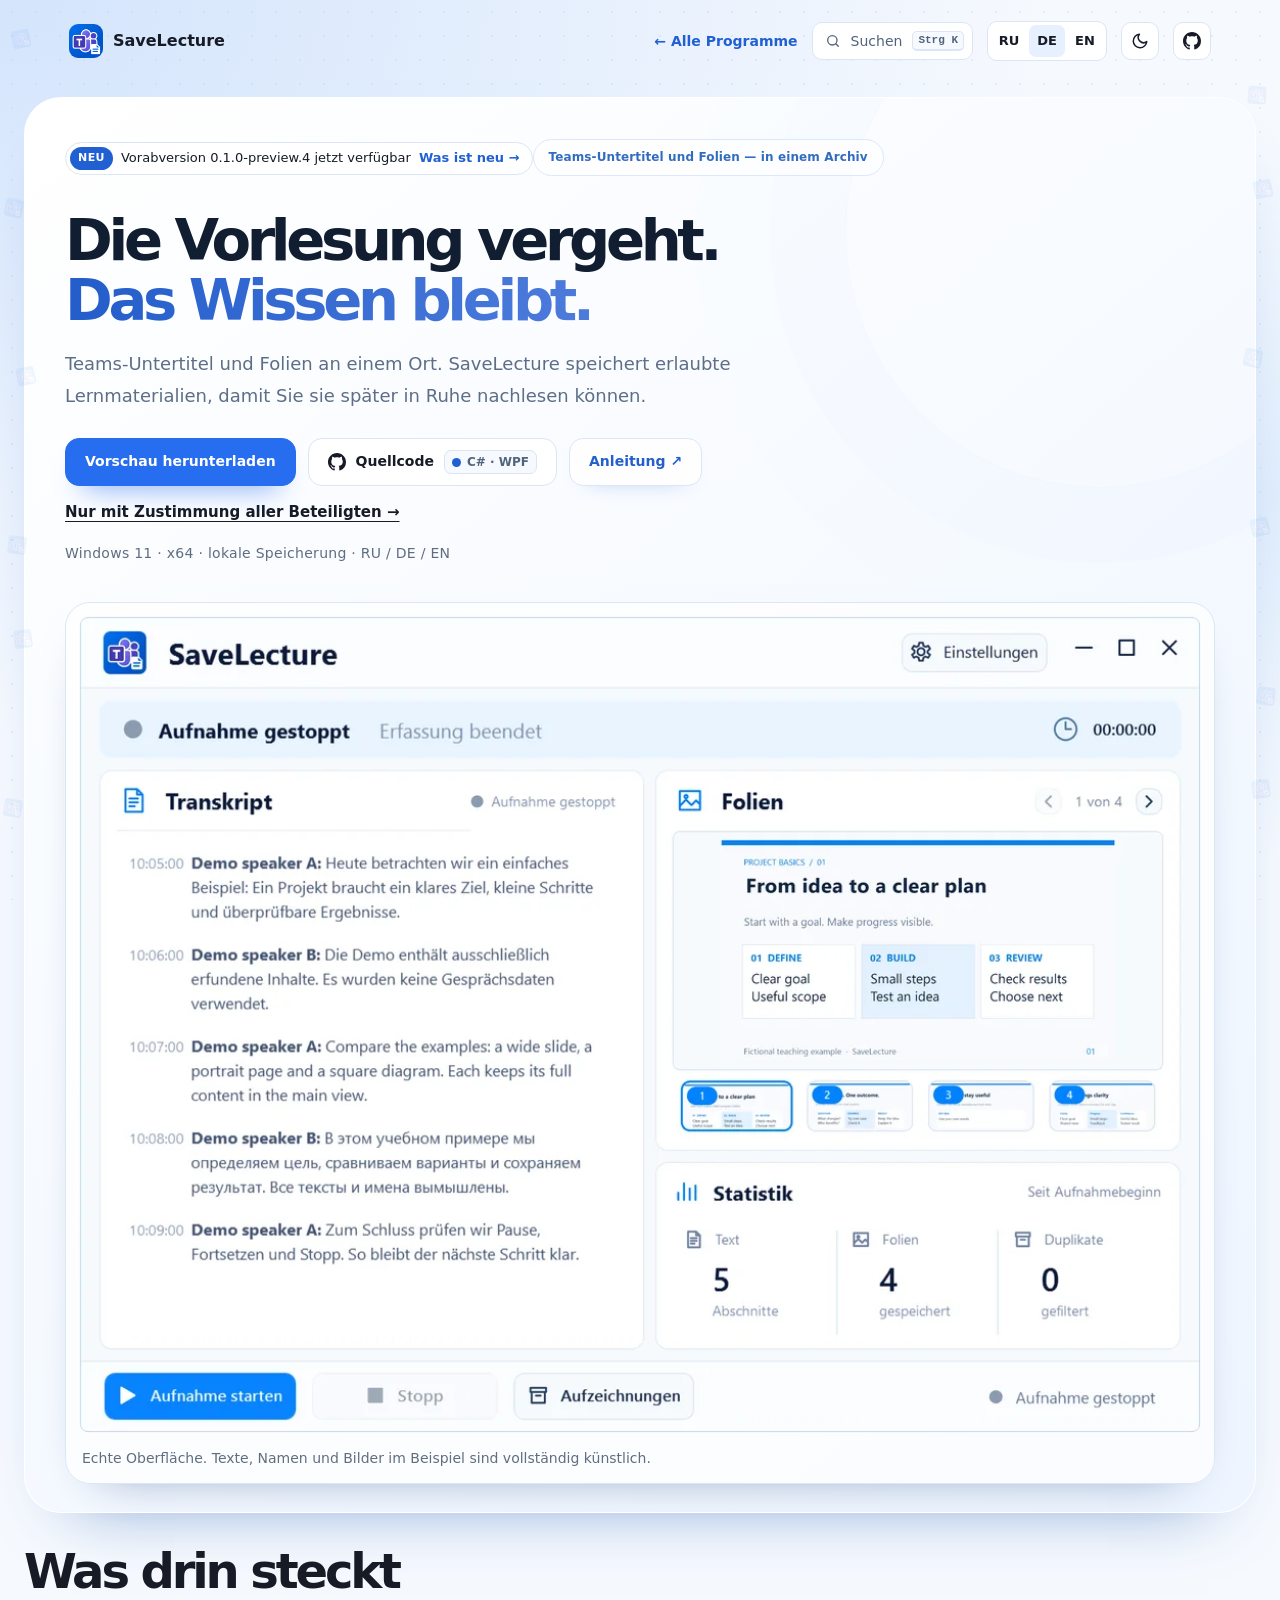
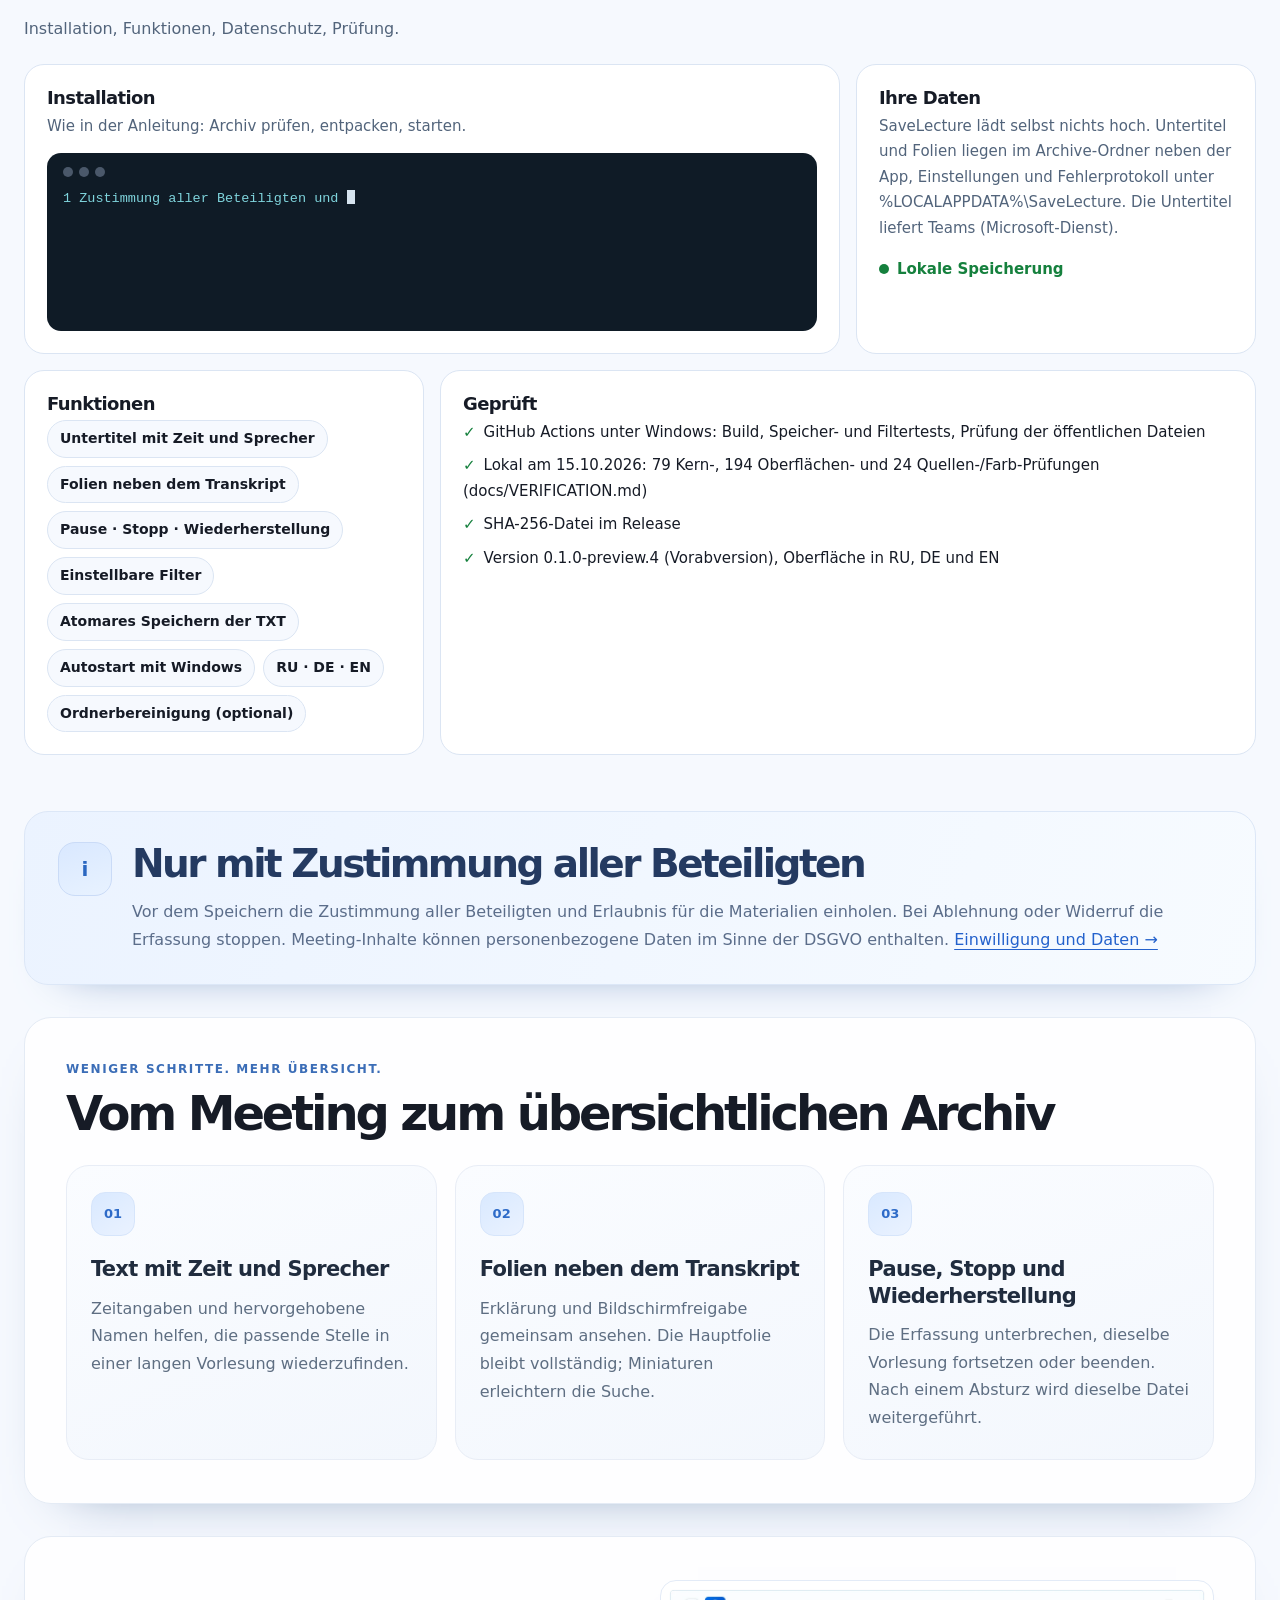
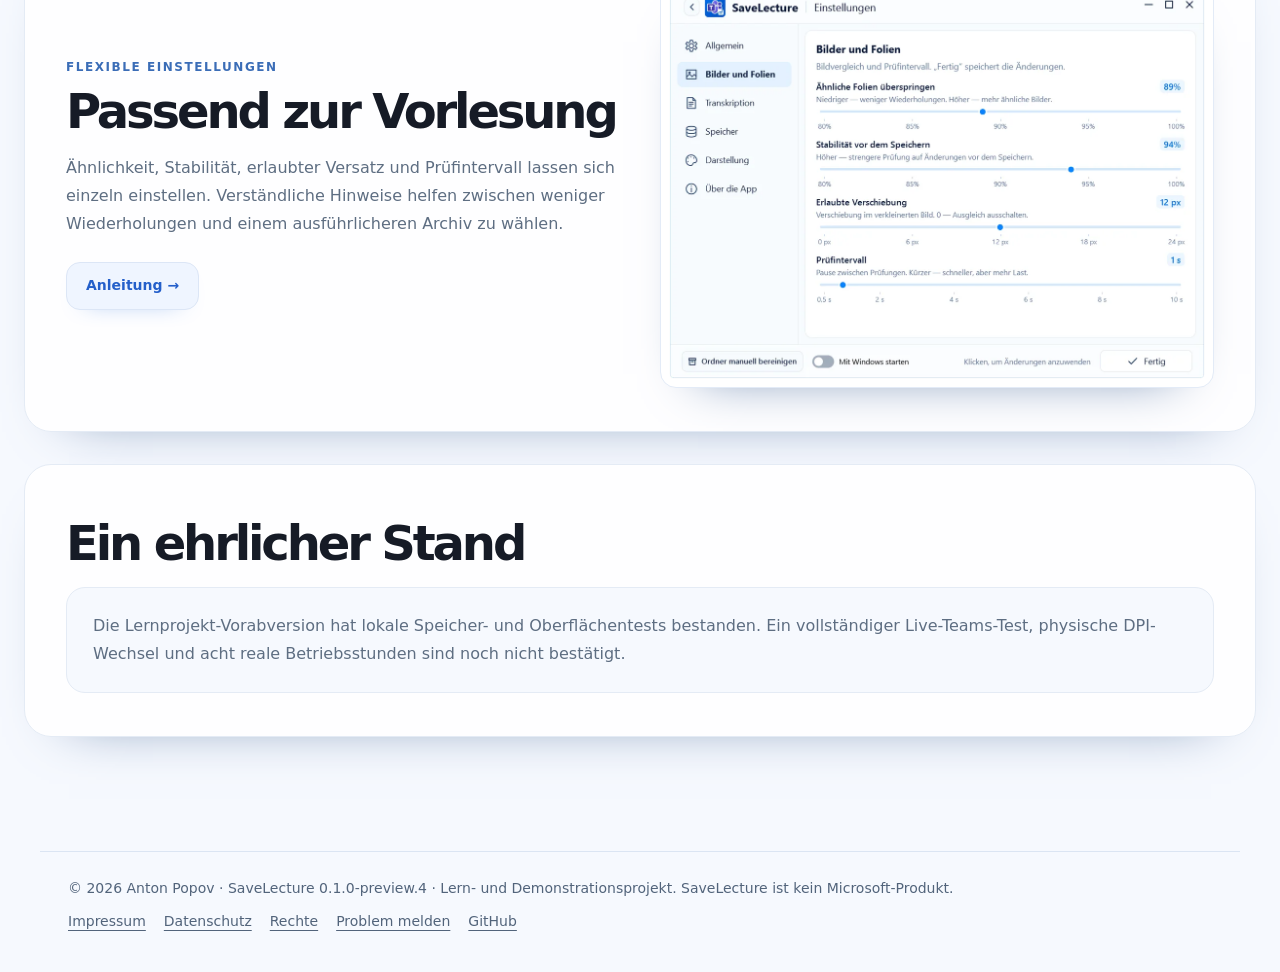
<file: website/index.html>
<!doctype html>
<html lang="de"><head><meta charset="utf-8"><meta name="viewport" content="width=device-width,initial-scale=1"><meta name="color-scheme" content="light dark"><meta name="description" content="Teams-Untertitel und Folien an einem Ort. SaveLecture speichert erlaubte Lernmaterialien, damit Sie sie später in Ruhe nachlesen können."><title>SaveLecture — Teams-Untertitel und Folien an einem Ort</title>
<link rel="icon" href="assets/icon.png">
<script src="assets/kit/kit-theme.js"></script>
<link rel="stylesheet" href="assets/kit/kit.css?v=2026.11.16-1">
<link rel="stylesheet" href="site.css?v=5de50f9f2a80">
<script src="assets/kit/programs.js?v=2026.11.16-1" defer></script>
<script src="assets/kit/kit.js?v=2026.11.16-1" defer></script>
</head>
<body class="ppk-page">
<a class="ppk-skip" href="#main">Zum Inhalt</a>
<div class="ppk-nav-wrap" id="ppk-nav-wrap">
<nav class="ppk-nav" aria-label="Hauptnavigation"><a class="ppk-brand" href="index.html"><img src="assets/icon.png" alt="" width="34" height="34"><span>SaveLecture</span></a><span class="ppk-spacer"></span><a class="ppk-back" href="https://popovantondev.github.io/popovantondev/index.html">← Alle Programme</a><button class="ppk-search-btn" type="button" data-ppk-open-search aria-label="Programme durchsuchen"><span>Suchen</span><kbd>Strg K</kbd></button><div class="ppk-langs"><a href="index-ru.html" lang="ru" hreflang="ru">RU</a><a href="index.html" lang="de" hreflang="de" aria-current="page">DE</a><a href="index-en.html" lang="en" hreflang="en">EN</a></div><button class="ppk-icon-btn ppk-theme-btn" type="button" data-ppk-theme aria-label="Farbschema wechseln"></button><a class="ppk-icon-btn ppk-gh-btn" href="https://github.com/popovantondev/SaveLecture" aria-label="GitHub"></a></nav>
</div>
<main class="shell" id="main"><section class="hero"><a class="ppk-pill" href="https://github.com/popovantondev/SaveLecture/releases/tag/v0.1.0-preview.4"><span class="ppk-new">NEU</span><span>Vorabversion 0.1.0-preview.4 jetzt verfügbar</span> <span class="ppk-more">Was ist neu →</span></a><div class="eyebrow">Teams-Untertitel und Folien — in einem Archiv</div><h1>Die Vorlesung vergeht. <span>Das Wissen bleibt.</span></h1><p class="lead">Teams-Untertitel und Folien an einem Ort. SaveLecture speichert erlaubte Lernmaterialien, damit Sie sie später in Ruhe nachlesen können.</p><div class="actions"><a class="button primary" href="https://github.com/popovantondev/SaveLecture/releases/tag/v0.1.0-preview.4">Vorschau herunterladen</a><a class="ppk-btn ppk-btn-gh" href="https://github.com/popovantondev/SaveLecture">Quellcode <span class="ppk-chip"><i class="ppk-dot"></i>C# · WPF</span></a><a class="button" href="Guide-de.html">Anleitung ↗</a></div><p class="download-consent"><a href="Guide-de.html#privacy">Nur mit Zustimmung aller Beteiligten →</a></p><p class="note">Windows 11 · x64 · lokale Speicherung · RU / DE / EN</p><div class="screen-wrap"><a href="assets/demo-de.png?v=51774cee03af"><img src="assets/web/demo-de.6d9a4ee1.webp" width="1104" height="804" alt="SaveLecture — Echte Oberfläche. Texte, Namen und Bilder im Beispiel sind vollständig künstlich." fetchpriority="high" decoding="async"></a><p class="caption">Echte Oberfläche. Texte, Namen und Bilder im Beispiel sind vollständig künstlich.</p></div></section><section class="ppk-bento-section ppk-section ppk-reveal" id="features" aria-labelledby="bento-title"><h2 id="bento-title">Was drin steckt</h2><p class="ppk-sub">Installation, Funktionen, Datenschutz, Prüfung.</p>
<div class="ppk-bento">
<div class="ppk-tile ppk-wide"><h3>Installation</h3><p>Wie in der Anleitung: Archiv prüfen, entpacken, starten.</p><div class="ppk-term" role="group" aria-label="Terminal"><div class="ppk-term-bar"><i></i><i></i><i></i></div><div class="ppk-term-out"><div class="ppk-ps">1  Zustimmung aller Beteiligten und Erlaubnis für die Materialien einholen</div><div class="ppk-ps">2  Release-Archiv in einen beschreibbaren Ordner entpacken, SHA-256 prüfen</div><div class="ppk-ps">3  SaveLecture starten, Hinweis lesen und bestätigen</div><div class="ppk-ok">✓ Die Erfassung läuft im Infobereich (Tray)</div><div class="ppk-dim">   In Teams Liveuntertitel einschalten, Freigabe sichtbar lassen</div></div></div></div>
<div class="ppk-tile"><h3>Ihre Daten</h3><p>SaveLecture lädt selbst nichts hoch. Untertitel und Folien liegen im Archive-Ordner neben der App, Einstellungen und Fehlerprotokoll unter %LOCALAPPDATA%\SaveLecture. Die Untertitel liefert Teams (Microsoft-Dienst).</p><span class="ppk-live">Lokale Speicherung</span></div>
<div class="ppk-tile"><h3>Funktionen</h3><div class="ppk-chips"><span>Untertitel mit Zeit und Sprecher</span><span>Folien neben dem Transkript</span><span>Pause · Stopp · Wiederherstellung</span><span>Einstellbare Filter</span><span>Atomares Speichern der TXT</span><span>Autostart mit Windows</span><span>RU · DE · EN</span><span>Ordnerbereinigung (optional)</span></div></div>
<div class="ppk-tile ppk-wide"><h3>Geprüft</h3><ul class="ppk-checks"><li>GitHub Actions unter Windows: Build, Speicher- und Filtertests, Prüfung der öffentlichen Dateien</li><li>Lokal am 15.10.2026: 79 Kern-, 194 Oberflächen- und 24 Quellen-/Farb-Prüfungen (docs/VERIFICATION.md)</li><li>SHA-256-Datei im Release</li><li>Version 0.1.0-preview.4 (Vorabversion), Oberfläche in RU, DE und EN</li></ul></div>
</div></section><aside class="consent"><div class="shield" aria-hidden="true">i</div><div><h2>Nur mit Zustimmung aller Beteiligten</h2><p>Vor dem Speichern die Zustimmung aller Beteiligten und Erlaubnis für die Materialien einholen. Bei Ablehnung oder Widerruf die Erfassung stoppen. Meeting-Inhalte können personenbezogene Daten im Sinne der DSGVO enthalten. <a href="Guide-de.html#privacy">Einwilligung und Daten →</a></p></div></aside><section class="section"><div class="kicker">Weniger Schritte. Mehr Übersicht.</div><h2>Vom Meeting zum übersichtlichen Archiv</h2><div class="grid"><article class="card"><span class="number">01</span><h3>Text mit Zeit und Sprecher</h3><p>Zeitangaben und hervorgehobene Namen helfen, die passende Stelle in einer langen Vorlesung wiederzufinden.</p></article><article class="card"><span class="number">02</span><h3>Folien neben dem Transkript</h3><p>Erklärung und Bildschirmfreigabe gemeinsam ansehen. Die Hauptfolie bleibt vollständig; Miniaturen erleichtern die Suche.</p></article><article class="card"><span class="number">03</span><h3>Pause, Stopp und Wiederherstellung</h3><p>Die Erfassung unterbrechen, dieselbe Vorlesung fortsetzen oder beenden. Nach einem Absturz wird dieselbe Datei weitergeführt.</p></article></div></section><section class="section split"><div><div class="kicker">Flexible Einstellungen</div><h2>Passend zur Vorlesung</h2><p>Ähnlichkeit, Stabilität, erlaubter Versatz und Prüfintervall lassen sich einzeln einstellen. Verständliche Hinweise helfen zwischen weniger Wiederholungen und einem ausführlicheren Archiv zu wählen.</p><a class="button" href="Guide-de.html#settings">Anleitung →</a></div><a class="settings-shot" href="assets/filters-de.png?v=f32c08ee2b8b"><img src="assets/web/filters-de.1ba566ca.webp" width="1104" height="804" alt="Bilder einstellen" loading="lazy" decoding="async"></a></section><section class="section"><h2 id="limits">Ein ehrlicher Stand</h2><div class="details"><p>Die Lernprojekt-Vorabversion hat lokale Speicher- und Oberflächentests bestanden. Ein vollständiger Live-Teams-Test, physische DPI-Wechsel und acht reale Betriebsstunden sind noch nicht bestätigt.</p></div></section></main>
<footer class="ppk-footer">
<span>© 2026 Anton Popov · SaveLecture 0.1.0-preview.4 · Lern- und Demonstrationsprojekt. SaveLecture ist kein Microsoft-Produkt.</span>
<nav aria-label="Rechtliches"><a href="https://popovantondev.github.io/popovantondev/impressum.html">Impressum</a><a href="https://popovantondev.github.io/popovantondev/datenschutz.html">Datenschutz</a><a href="Guide-de.html#rights">Rechte</a><a href="https://github.com/popovantondev/SaveLecture/issues/new">Problem melden</a><a href="https://github.com/popovantondev/SaveLecture">GitHub</a></nav>
</footer>
</body></html>
</file>
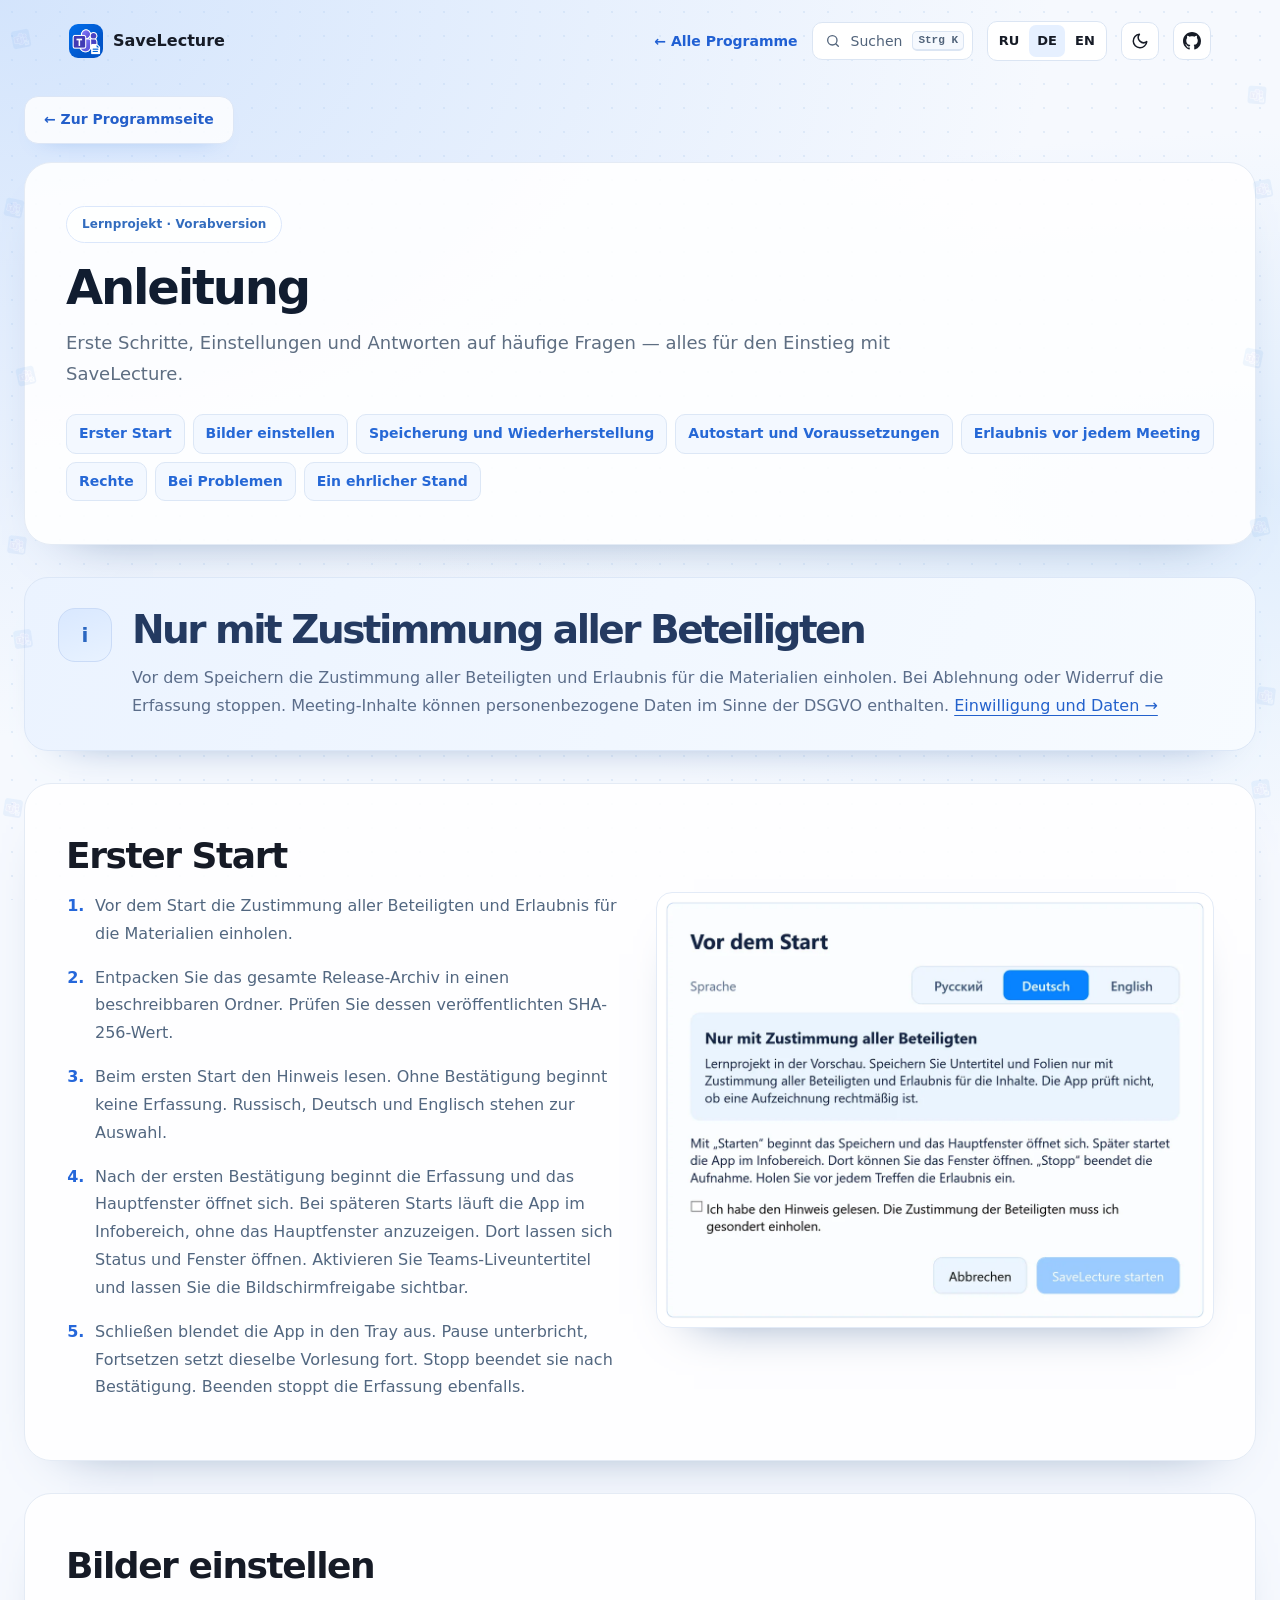
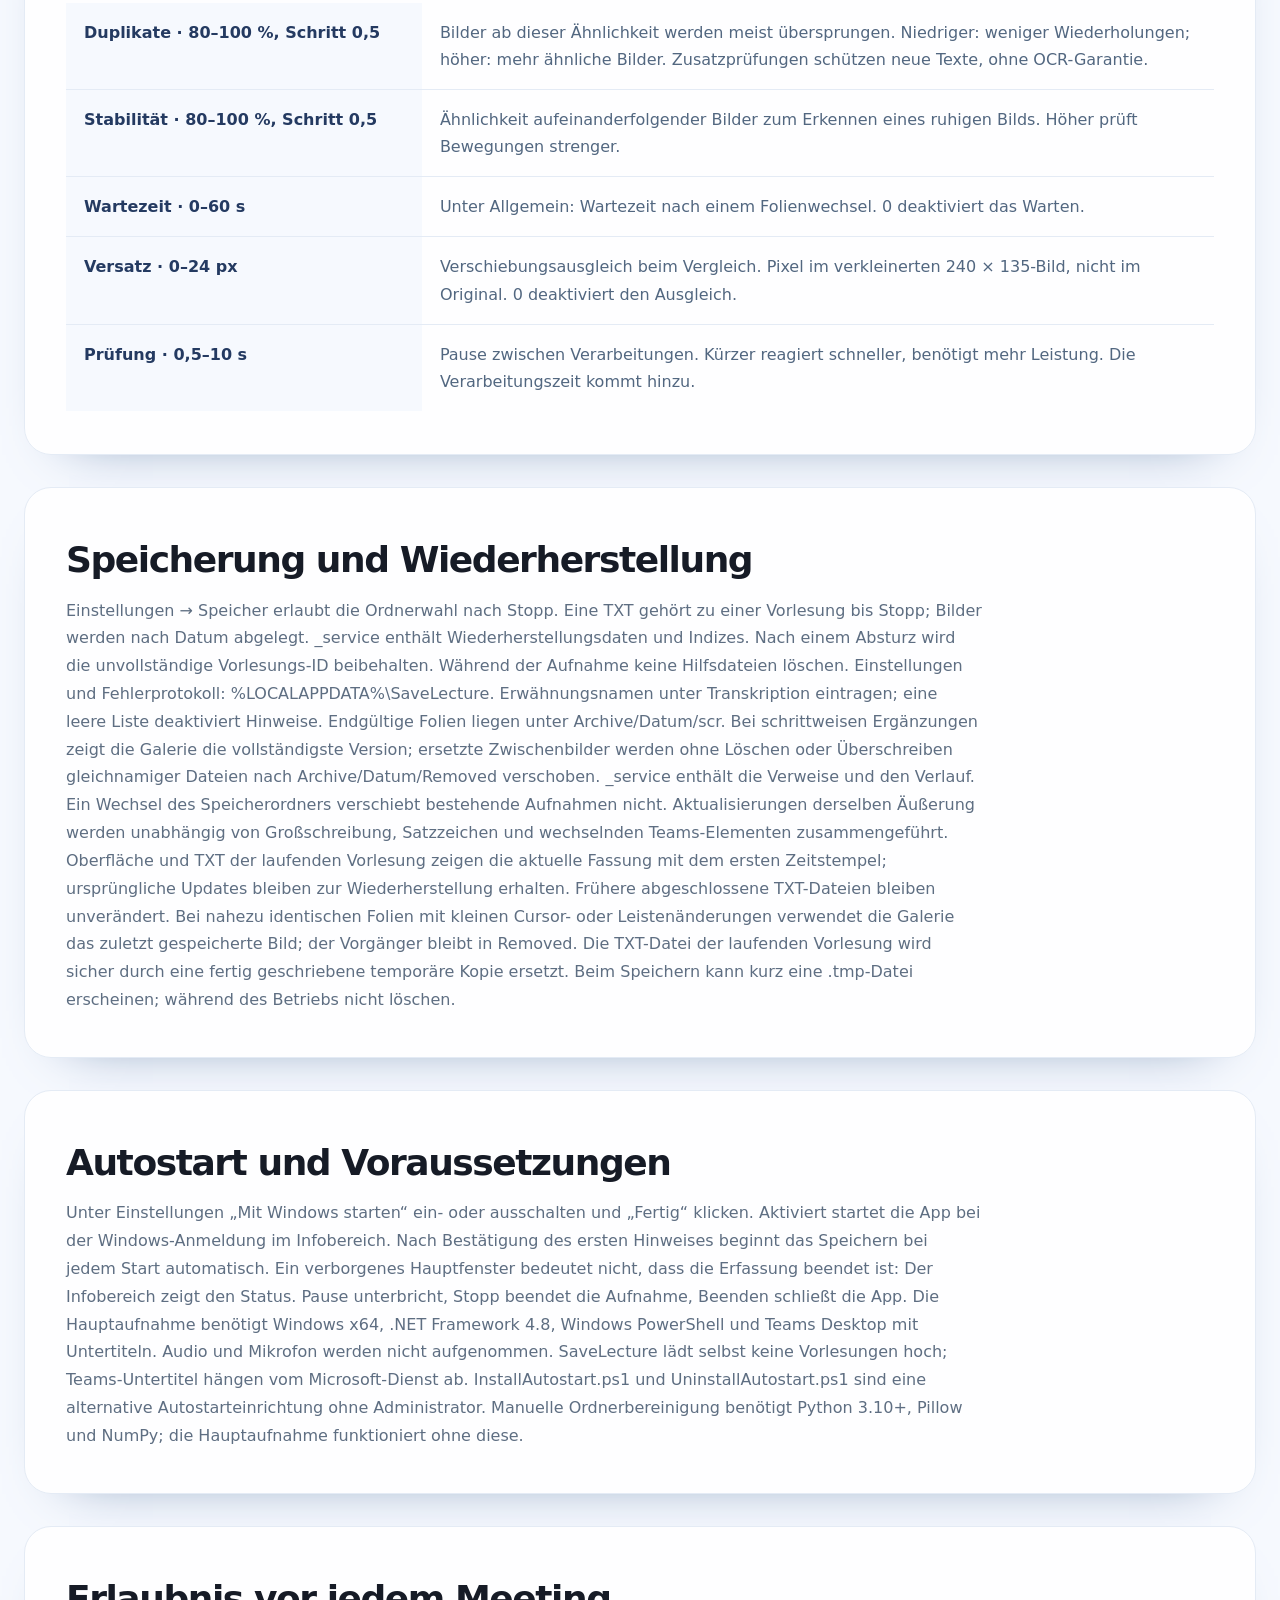
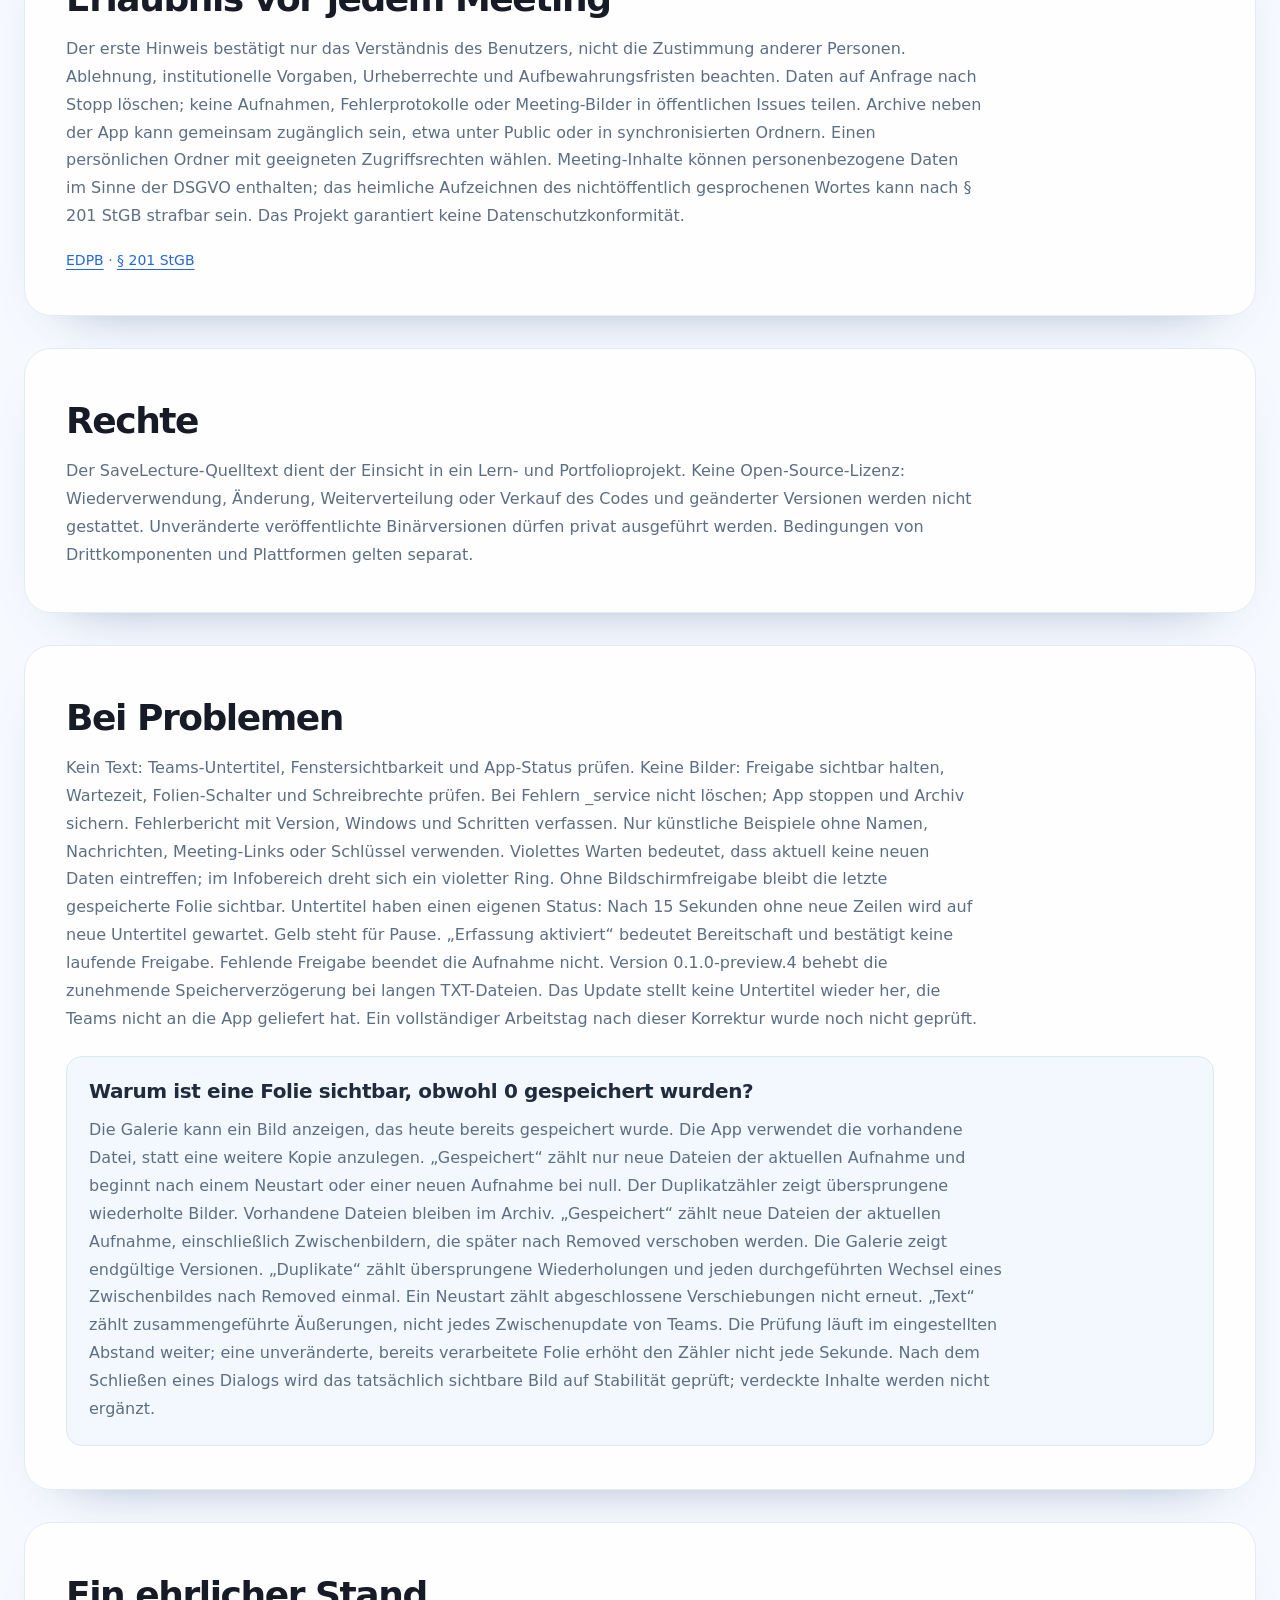
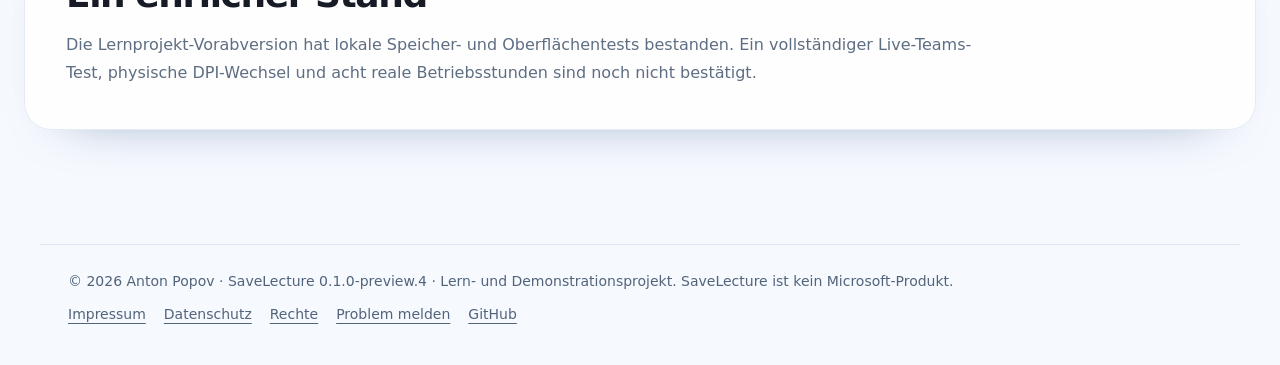
<file: website/Guide-de.html>
<!doctype html>
<html lang="de"><head><meta charset="utf-8"><meta name="viewport" content="width=device-width,initial-scale=1"><meta name="color-scheme" content="light dark"><meta name="description" content="Teams-Untertitel und Folien an einem Ort. SaveLecture speichert erlaubte Lernmaterialien, damit Sie sie später in Ruhe nachlesen können."><title>SaveLecture — Anleitung</title>
<link rel="icon" href="assets/icon.png">
<script src="assets/kit/kit-theme.js"></script>
<link rel="stylesheet" href="assets/kit/kit.css?v=2026.11.16-1">
<link rel="stylesheet" href="site.css?v=5de50f9f2a80">
<script src="assets/kit/programs.js?v=2026.11.16-1" defer></script>
<script src="assets/kit/kit.js?v=2026.11.16-1" defer></script>
</head>
<body class="ppk-page">
<a class="ppk-skip" href="#main">Zum Inhalt</a>
<div class="ppk-nav-wrap" id="ppk-nav-wrap">
<nav class="ppk-nav" aria-label="Hauptnavigation"><a class="ppk-brand" href="index.html"><img src="assets/icon.png" alt="" width="34" height="34"><span>SaveLecture</span></a><span class="ppk-spacer"></span><a class="ppk-back" href="https://popovantondev.github.io/popovantondev/index.html">← Alle Programme</a><button class="ppk-search-btn" type="button" data-ppk-open-search aria-label="Programme durchsuchen"><span>Suchen</span><kbd>Strg K</kbd></button><div class="ppk-langs"><a href="Guide-ru.html" lang="ru" hreflang="ru">RU</a><a href="Guide-de.html" lang="de" hreflang="de" aria-current="page">DE</a><a href="Guide-en.html" lang="en" hreflang="en">EN</a></div><button class="ppk-icon-btn ppk-theme-btn" type="button" data-ppk-theme aria-label="Farbschema wechseln"></button><a class="ppk-icon-btn ppk-gh-btn" href="https://github.com/popovantondev/SaveLecture" aria-label="GitHub"></a></nav>
</div>
<main class="shell guide" id="main"><p class="guide-home"><a class="button" href="index.html">← Zur Programmseite</a></p><section class="section guide-intro"><div class="eyebrow">Lernprojekt · Vorabversion</div><h1>Anleitung</h1><p class="guide-lead">Erste Schritte, Einstellungen und Antworten auf häufige Fragen — alles für den Einstieg mit SaveLecture.</p><nav class="guide-nav" aria-label="Inhalt"><a href="#steps">Erster Start</a><a href="#settings">Bilder einstellen</a><a href="#storage">Speicherung und Wiederherstellung</a><a href="#startup">Autostart und Voraussetzungen</a><a href="#privacy">Erlaubnis vor jedem Meeting</a><a href="#rights">Rechte</a><a href="#trouble">Bei Problemen</a><a href="#limits">Ein ehrlicher Stand</a></nav></section><aside class="consent"><div class="shield" aria-hidden="true">i</div><div><h2>Nur mit Zustimmung aller Beteiligten</h2><p>Vor dem Speichern die Zustimmung aller Beteiligten und Erlaubnis für die Materialien einholen. Bei Ablehnung oder Widerruf die Erfassung stoppen. Meeting-Inhalte können personenbezogene Daten im Sinne der DSGVO enthalten. <a href="Guide-de.html#privacy">Einwilligung und Daten →</a></p></div></aside><section class="section guide-section"><h2 id="steps">Erster Start</h2><div class="guide-steps"><ol><li>Vor dem Start die Zustimmung aller Beteiligten und Erlaubnis für die Materialien einholen.</li><li>Entpacken Sie das gesamte Release-Archiv in einen beschreibbaren Ordner. Prüfen Sie dessen veröffentlichten SHA-256-Wert.</li><li>Beim ersten Start den Hinweis lesen. Ohne Bestätigung beginnt keine Erfassung. Russisch, Deutsch und Englisch stehen zur Auswahl.</li><li>Nach der ersten Bestätigung beginnt die Erfassung und das Hauptfenster öffnet sich. Bei späteren Starts läuft die App im Infobereich, ohne das Hauptfenster anzuzeigen. Dort lassen sich Status und Fenster öffnen. Aktivieren Sie Teams-Liveuntertitel und lassen Sie die Bildschirmfreigabe sichtbar.</li><li>Schließen blendet die App in den Tray aus. Pause unterbricht, Fortsetzen setzt dieselbe Vorlesung fort. Stopp beendet sie nach Bestätigung. Beenden stoppt die Erfassung ebenfalls.</li></ol><a class="settings-shot" href="assets/consent-de.png?v=df753aab38fe"><img src="assets/web/consent-de.dfe03b04.webp" width="664" height="514" alt="Nur mit Zustimmung aller Beteiligten" decoding="async"></a></div></section><section class="section guide-section"><h2 id="settings">Bilder einstellen</h2><table class="settings-table"><tr><th>Duplikate · 80–100 %, Schritt 0,5</th><td>Bilder ab dieser Ähnlichkeit werden meist übersprungen. Niedriger: weniger Wiederholungen; höher: mehr ähnliche Bilder. Zusatzprüfungen schützen neue Texte, ohne OCR-Garantie.</td></tr><tr><th>Stabilität · 80–100 %, Schritt 0,5</th><td>Ähnlichkeit aufeinanderfolgender Bilder zum Erkennen eines ruhigen Bilds. Höher prüft Bewegungen strenger.</td></tr><tr><th>Wartezeit · 0–60 s</th><td>Unter Allgemein: Wartezeit nach einem Folienwechsel. 0 deaktiviert das Warten.</td></tr><tr><th>Versatz · 0–24 px</th><td>Verschiebungsausgleich beim Vergleich. Pixel im verkleinerten 240 × 135-Bild, nicht im Original. 0 deaktiviert den Ausgleich.</td></tr><tr><th>Prüfung · 0,5–10 s</th><td>Pause zwischen Verarbeitungen. Kürzer reagiert schneller, benötigt mehr Leistung. Die Verarbeitungszeit kommt hinzu.</td></tr></table></section><section class="section guide-section"><h2 id="storage">Speicherung und Wiederherstellung</h2><p>Einstellungen → Speicher erlaubt die Ordnerwahl nach Stopp.  Eine TXT gehört zu einer Vorlesung bis Stopp; Bilder werden nach Datum abgelegt. _service enthält Wiederherstellungsdaten und Indizes. Nach einem Absturz wird die unvollständige Vorlesungs-ID beibehalten. Während der Aufnahme keine Hilfsdateien löschen. Einstellungen und Fehlerprotokoll: %LOCALAPPDATA%\SaveLecture. Erwähnungsnamen unter Transkription eintragen; eine leere Liste deaktiviert Hinweise. Endgültige Folien liegen unter Archive/Datum/scr. Bei schrittweisen Ergänzungen zeigt die Galerie die vollständigste Version; ersetzte Zwischenbilder werden ohne Löschen oder Überschreiben gleichnamiger Dateien nach Archive/Datum/Removed verschoben. _service enthält die Verweise und den Verlauf. Ein Wechsel des Speicherordners verschiebt bestehende Aufnahmen nicht. Aktualisierungen derselben Äußerung werden unabhängig von Großschreibung, Satzzeichen und wechselnden Teams-Elementen zusammengeführt. Oberfläche und TXT der laufenden Vorlesung zeigen die aktuelle Fassung mit dem ersten Zeitstempel; ursprüngliche Updates bleiben zur Wiederherstellung erhalten. Frühere abgeschlossene TXT-Dateien bleiben unverändert. Bei nahezu identischen Folien mit kleinen Cursor- oder Leistenänderungen verwendet die Galerie das zuletzt gespeicherte Bild; der Vorgänger bleibt in Removed. Die TXT-Datei der laufenden Vorlesung wird sicher durch eine fertig geschriebene temporäre Kopie ersetzt. Beim Speichern kann kurz eine .tmp-Datei erscheinen; während des Betriebs nicht löschen.</p></section><section class="section guide-section"><h2 id="startup">Autostart und Voraussetzungen</h2><p>Unter Einstellungen „Mit Windows starten“ ein- oder ausschalten und „Fertig“ klicken. Aktiviert startet die App bei der Windows-Anmeldung im Infobereich. Nach Bestätigung des ersten Hinweises beginnt das Speichern bei jedem Start automatisch. Ein verborgenes Hauptfenster bedeutet nicht, dass die Erfassung beendet ist: Der Infobereich zeigt den Status. Pause unterbricht, Stopp beendet die Aufnahme, Beenden schließt die App. Die Hauptaufnahme benötigt Windows x64, .NET Framework 4.8, Windows PowerShell und Teams Desktop mit Untertiteln. Audio und Mikrofon werden nicht aufgenommen. SaveLecture lädt selbst keine Vorlesungen hoch; Teams-Untertitel hängen vom Microsoft-Dienst ab. InstallAutostart.ps1 und UninstallAutostart.ps1 sind eine alternative Autostarteinrichtung ohne Administrator. Manuelle Ordnerbereinigung benötigt Python 3.10+, Pillow und NumPy; die Hauptaufnahme funktioniert ohne diese.</p></section><section class="section guide-section"><h2 id="privacy">Erlaubnis vor jedem Meeting</h2><p>Der erste Hinweis bestätigt nur das Verständnis des Benutzers, nicht die Zustimmung anderer Personen. Ablehnung, institutionelle Vorgaben, Urheberrechte und Aufbewahrungsfristen beachten. Daten auf Anfrage nach Stopp löschen; keine Aufnahmen, Fehlerprotokolle oder Meeting-Bilder in öffentlichen Issues teilen. Archive neben der App kann gemeinsam zugänglich sein, etwa unter Public oder in synchronisierten Ordnern. Einen persönlichen Ordner mit geeigneten Zugriffsrechten wählen. Meeting-Inhalte können personenbezogene Daten im Sinne der DSGVO enthalten; das heimliche Aufzeichnen des nichtöffentlich gesprochenen Wortes kann nach § 201 StGB strafbar sein. Das Projekt garantiert keine Datenschutzkonformität.</p><p class="reference-links"><a href="https://www.edpb.europa.eu/sme/be-compliant/process-personal-data-lawfully_en">EDPB</a> · <a href="https://www.gesetze-im-internet.de/stgb/__201.html">§ 201 StGB</a></p></section><section class="section guide-section"><h2 id="rights">Rechte</h2><p>Der SaveLecture-Quelltext dient der Einsicht in ein Lern- und Portfolioprojekt. Keine Open-Source-Lizenz: Wiederverwendung, Änderung, Weiterverteilung oder Verkauf des Codes und geänderter Versionen werden nicht gestattet. Unveränderte veröffentlichte Binärversionen dürfen privat ausgeführt werden. Bedingungen von Drittkomponenten und Plattformen gelten separat.</p></section><section class="section guide-section"><h2 id="trouble">Bei Problemen</h2><p>Kein Text: Teams-Untertitel, Fenstersichtbarkeit und App-Status prüfen. Keine Bilder: Freigabe sichtbar halten, Wartezeit, Folien-Schalter und Schreibrechte prüfen. Bei Fehlern _service nicht löschen; App stoppen und Archiv sichern. Fehlerbericht mit Version, Windows und Schritten verfassen. Nur künstliche Beispiele ohne Namen, Nachrichten, Meeting-Links oder Schlüssel verwenden. Violettes Warten bedeutet, dass aktuell keine neuen Daten eintreffen; im Infobereich dreht sich ein violetter Ring. Ohne Bildschirmfreigabe bleibt die letzte gespeicherte Folie sichtbar. Untertitel haben einen eigenen Status: Nach 15 Sekunden ohne neue Zeilen wird auf neue Untertitel gewartet. Gelb steht für Pause. „Erfassung aktiviert“ bedeutet Bereitschaft und bestätigt keine laufende Freigabe. Fehlende Freigabe beendet die Aufnahme nicht. Version 0.1.0-preview.4 behebt die zunehmende Speicherverzögerung bei langen TXT-Dateien. Das Update stellt keine Untertitel wieder her, die Teams nicht an die App geliefert hat. Ein vollständiger Arbeitstag nach dieser Korrektur wurde noch nicht geprüft.</p><div class="guide-answer"><h3>Warum ist eine Folie sichtbar, obwohl 0 gespeichert wurden?</h3><p>Die Galerie kann ein Bild anzeigen, das heute bereits gespeichert wurde. Die App verwendet die vorhandene Datei, statt eine weitere Kopie anzulegen. „Gespeichert“ zählt nur neue Dateien der aktuellen Aufnahme und beginnt nach einem Neustart oder einer neuen Aufnahme bei null. Der Duplikatzähler zeigt übersprungene wiederholte Bilder. Vorhandene Dateien bleiben im Archiv. „Gespeichert“ zählt neue Dateien der aktuellen Aufnahme, einschließlich Zwischenbildern, die später nach Removed verschoben werden. Die Galerie zeigt endgültige Versionen. „Duplikate“ zählt übersprungene Wiederholungen und jeden durchgeführten Wechsel eines Zwischenbildes nach Removed einmal. Ein Neustart zählt abgeschlossene Verschiebungen nicht erneut. „Text“ zählt zusammengeführte Äußerungen, nicht jedes Zwischenupdate von Teams. Die Prüfung läuft im eingestellten Abstand weiter; eine unveränderte, bereits verarbeitete Folie erhöht den Zähler nicht jede Sekunde. Nach dem Schließen eines Dialogs wird das tatsächlich sichtbare Bild auf Stabilität geprüft; verdeckte Inhalte werden nicht ergänzt.</p></div></section><section class="section guide-section"><h2 id="limits">Ein ehrlicher Stand</h2><p>Die Lernprojekt-Vorabversion hat lokale Speicher- und Oberflächentests bestanden. Ein vollständiger Live-Teams-Test, physische DPI-Wechsel und acht reale Betriebsstunden sind noch nicht bestätigt.</p></section></main>
<footer class="ppk-footer">
<span>© 2026 Anton Popov · SaveLecture 0.1.0-preview.4 · Lern- und Demonstrationsprojekt. SaveLecture ist kein Microsoft-Produkt.</span>
<nav aria-label="Rechtliches"><a href="https://popovantondev.github.io/popovantondev/impressum.html">Impressum</a><a href="https://popovantondev.github.io/popovantondev/datenschutz.html">Datenschutz</a><a href="Guide-de.html#rights">Rechte</a><a href="https://github.com/popovantondev/SaveLecture/issues/new">Problem melden</a><a href="https://github.com/popovantondev/SaveLecture">GitHub</a></nav>
</footer>
</body></html>
</file>
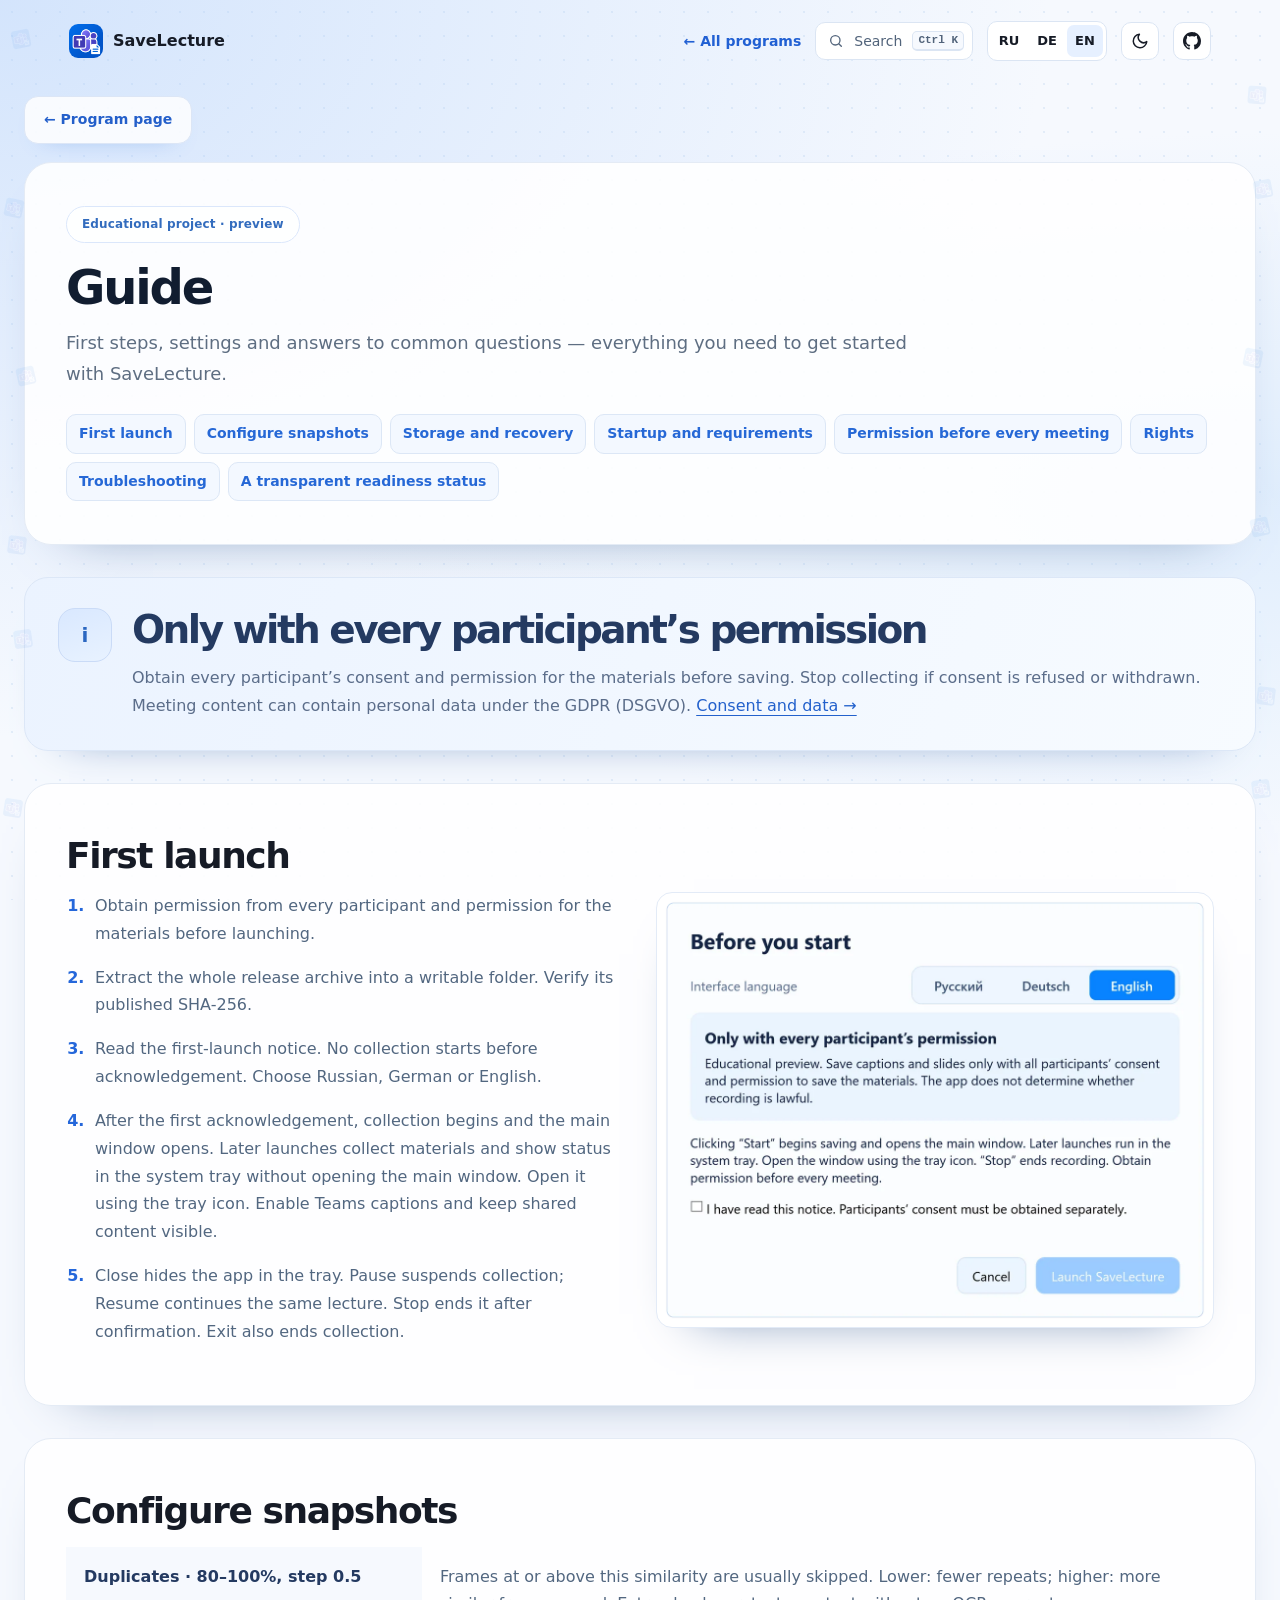
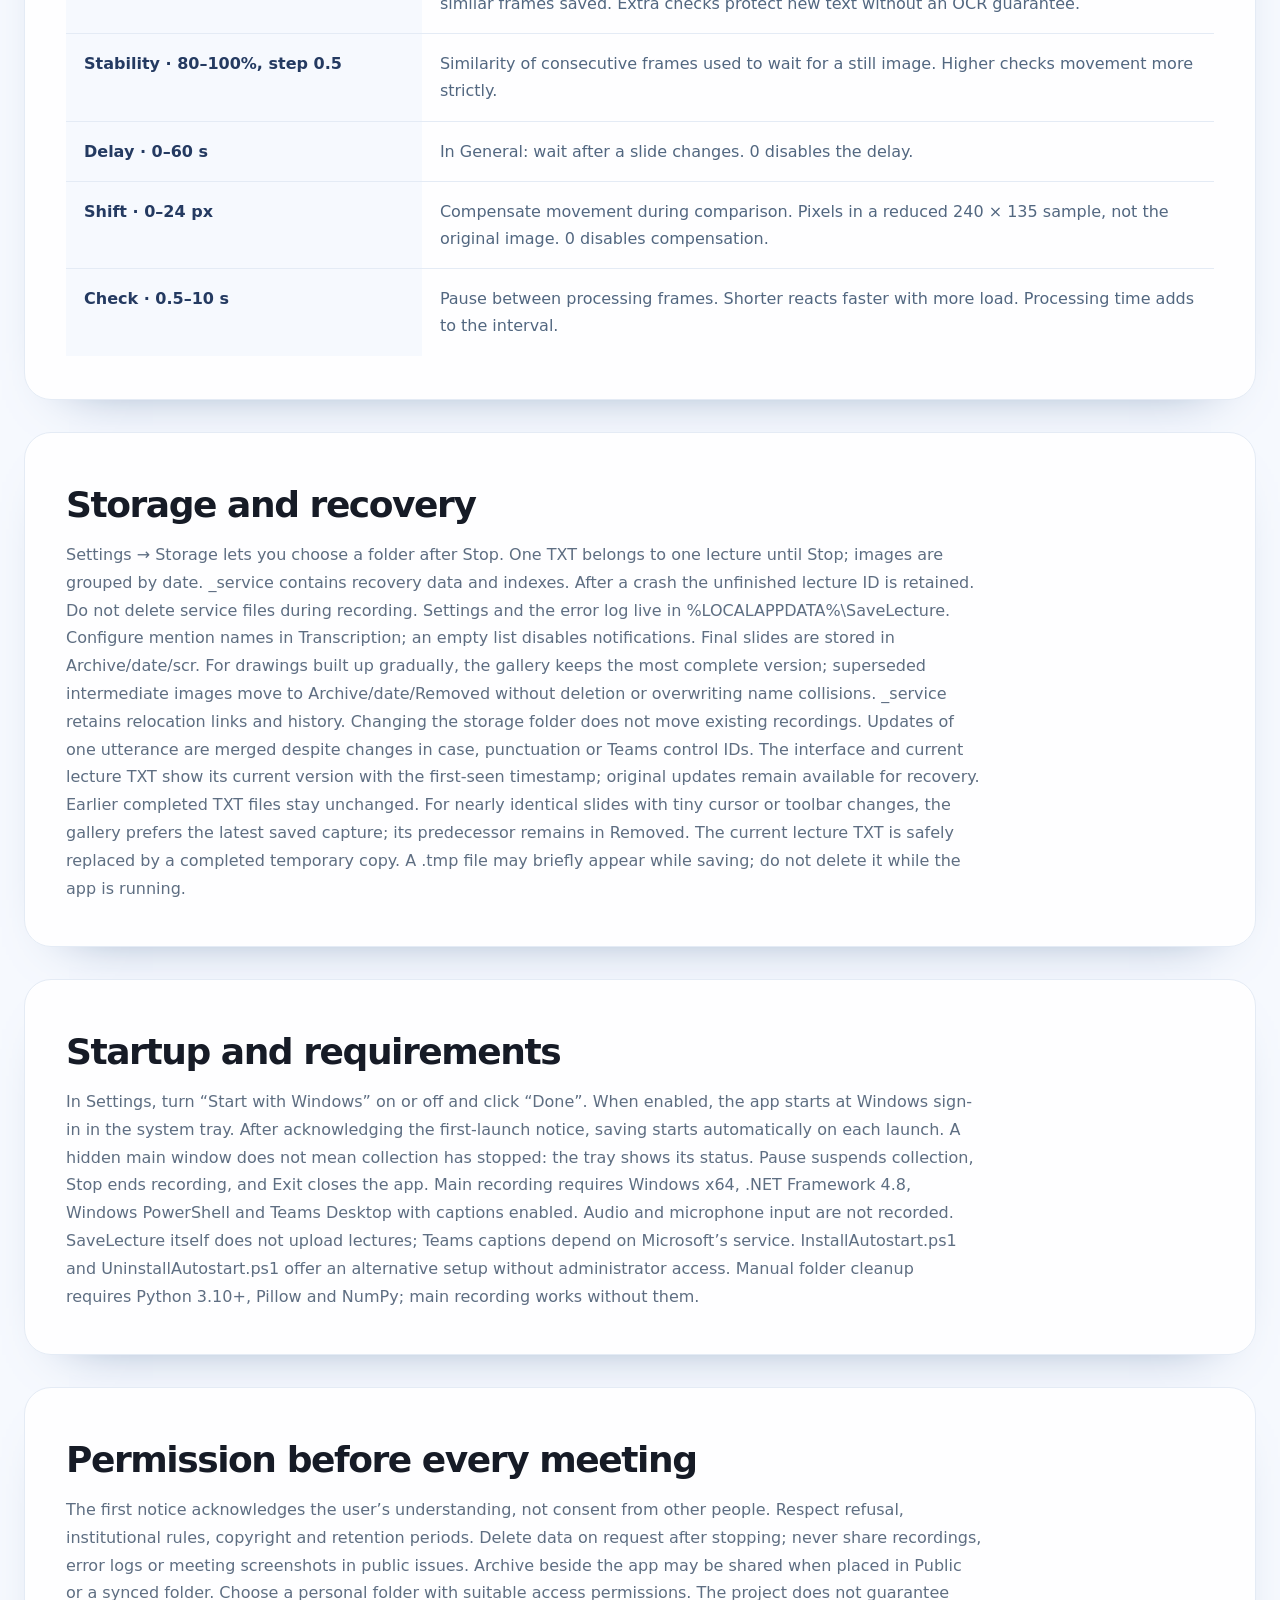
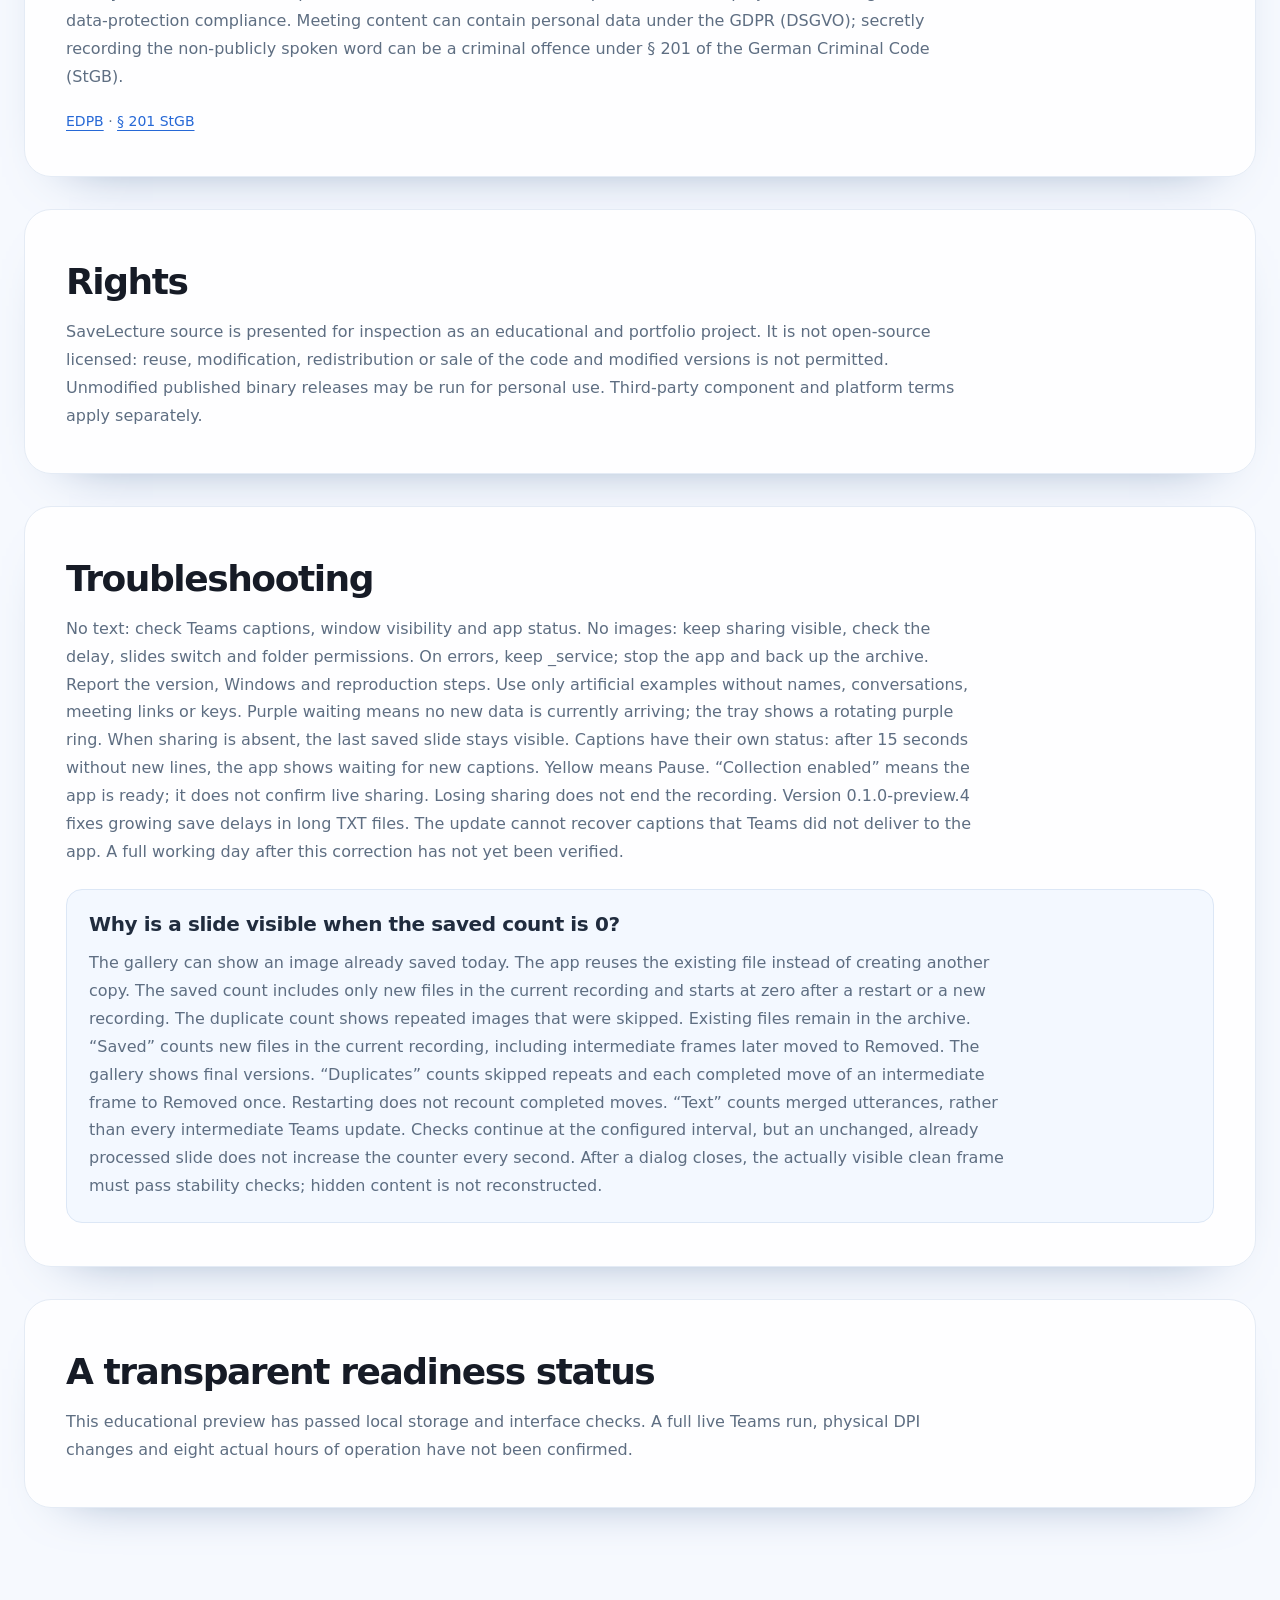
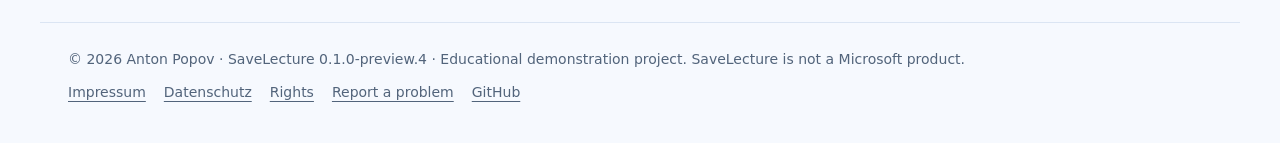
<file: website/Guide-en.html>
<!doctype html>
<html lang="en"><head><meta charset="utf-8"><meta name="viewport" content="width=device-width,initial-scale=1"><meta name="color-scheme" content="light dark"><meta name="description" content="Teams captions and slides, together. SaveLecture keeps permitted learning materials in one place so you can return to them later."><title>SaveLecture — User guide</title>
<link rel="icon" href="assets/icon.png">
<script src="assets/kit/kit-theme.js"></script>
<link rel="stylesheet" href="assets/kit/kit.css?v=2026.11.16-1">
<link rel="stylesheet" href="site.css?v=5de50f9f2a80">
<script src="assets/kit/programs.js?v=2026.11.16-1" defer></script>
<script src="assets/kit/kit.js?v=2026.11.16-1" defer></script>
</head>
<body class="ppk-page">
<a class="ppk-skip" href="#main">Skip to content</a>
<div class="ppk-nav-wrap" id="ppk-nav-wrap">
<nav class="ppk-nav" aria-label="Main navigation"><a class="ppk-brand" href="index-en.html"><img src="assets/icon.png" alt="" width="34" height="34"><span>SaveLecture</span></a><span class="ppk-spacer"></span><a class="ppk-back" href="https://popovantondev.github.io/popovantondev/index-en.html">← All programs</a><button class="ppk-search-btn" type="button" data-ppk-open-search aria-label="Search programs"><span>Search</span><kbd>Ctrl K</kbd></button><div class="ppk-langs"><a href="Guide-ru.html" lang="ru" hreflang="ru">RU</a><a href="Guide-de.html" lang="de" hreflang="de">DE</a><a href="Guide-en.html" lang="en" hreflang="en" aria-current="page">EN</a></div><button class="ppk-icon-btn ppk-theme-btn" type="button" data-ppk-theme aria-label="Switch colour scheme"></button><a class="ppk-icon-btn ppk-gh-btn" href="https://github.com/popovantondev/SaveLecture" aria-label="GitHub"></a></nav>
</div>
<main class="shell guide" id="main"><p class="guide-home"><a class="button" href="index-en.html">← Program page</a></p><section class="section guide-intro"><div class="eyebrow">Educational project · preview</div><h1>Guide</h1><p class="guide-lead">First steps, settings and answers to common questions — everything you need to get started with SaveLecture.</p><nav class="guide-nav" aria-label="Contents"><a href="#steps">First launch</a><a href="#settings">Configure snapshots</a><a href="#storage">Storage and recovery</a><a href="#startup">Startup and requirements</a><a href="#privacy">Permission before every meeting</a><a href="#rights">Rights</a><a href="#trouble">Troubleshooting</a><a href="#limits">A transparent readiness status</a></nav></section><aside class="consent"><div class="shield" aria-hidden="true">i</div><div><h2>Only with every participant’s permission</h2><p>Obtain every participant’s consent and permission for the materials before saving. Stop collecting if consent is refused or withdrawn. Meeting content can contain personal data under the GDPR (DSGVO). <a href="Guide-en.html#privacy">Consent and data →</a></p></div></aside><section class="section guide-section"><h2 id="steps">First launch</h2><div class="guide-steps"><ol><li>Obtain permission from every participant and permission for the materials before launching.</li><li>Extract the whole release archive into a writable folder. Verify its published SHA-256.</li><li>Read the first-launch notice. No collection starts before acknowledgement. Choose Russian, German or English.</li><li>After the first acknowledgement, collection begins and the main window opens. Later launches collect materials and show status in the system tray without opening the main window. Open it using the tray icon. Enable Teams captions and keep shared content visible.</li><li>Close hides the app in the tray. Pause suspends collection; Resume continues the same lecture. Stop ends it after confirmation. Exit also ends collection.</li></ol><a class="settings-shot" href="assets/consent-en.png?v=786c1a30c3ea"><img src="assets/web/consent-en.246b6377.webp" width="664" height="514" alt="Only with every participant’s permission" decoding="async"></a></div></section><section class="section guide-section"><h2 id="settings">Configure snapshots</h2><table class="settings-table"><tr><th>Duplicates · 80–100%, step 0.5</th><td>Frames at or above this similarity are usually skipped. Lower: fewer repeats; higher: more similar frames saved. Extra checks protect new text without an OCR guarantee.</td></tr><tr><th>Stability · 80–100%, step 0.5</th><td>Similarity of consecutive frames used to wait for a still image. Higher checks movement more strictly.</td></tr><tr><th>Delay · 0–60 s</th><td>In General: wait after a slide changes. 0 disables the delay.</td></tr><tr><th>Shift · 0–24 px</th><td>Compensate movement during comparison. Pixels in a reduced 240 × 135 sample, not the original image. 0 disables compensation.</td></tr><tr><th>Check · 0.5–10 s</th><td>Pause between processing frames. Shorter reacts faster with more load. Processing time adds to the interval.</td></tr></table></section><section class="section guide-section"><h2 id="storage">Storage and recovery</h2><p>Settings → Storage lets you choose a folder after Stop.  One TXT belongs to one lecture until Stop; images are grouped by date. _service contains recovery data and indexes. After a crash the unfinished lecture ID is retained. Do not delete service files during recording. Settings and the error log live in %LOCALAPPDATA%\SaveLecture. Configure mention names in Transcription; an empty list disables notifications. Final slides are stored in Archive/date/scr. For drawings built up gradually, the gallery keeps the most complete version; superseded intermediate images move to Archive/date/Removed without deletion or overwriting name collisions. _service retains relocation links and history. Changing the storage folder does not move existing recordings. Updates of one utterance are merged despite changes in case, punctuation or Teams control IDs. The interface and current lecture TXT show its current version with the first-seen timestamp; original updates remain available for recovery. Earlier completed TXT files stay unchanged. For nearly identical slides with tiny cursor or toolbar changes, the gallery prefers the latest saved capture; its predecessor remains in Removed. The current lecture TXT is safely replaced by a completed temporary copy. A .tmp file may briefly appear while saving; do not delete it while the app is running.</p></section><section class="section guide-section"><h2 id="startup">Startup and requirements</h2><p>In Settings, turn “Start with Windows” on or off and click “Done”. When enabled, the app starts at Windows sign-in in the system tray. After acknowledging the first-launch notice, saving starts automatically on each launch. A hidden main window does not mean collection has stopped: the tray shows its status. Pause suspends collection, Stop ends recording, and Exit closes the app. Main recording requires Windows x64, .NET Framework 4.8, Windows PowerShell and Teams Desktop with captions enabled. Audio and microphone input are not recorded. SaveLecture itself does not upload lectures; Teams captions depend on Microsoft’s service. InstallAutostart.ps1 and UninstallAutostart.ps1 offer an alternative setup without administrator access. Manual folder cleanup requires Python 3.10+, Pillow and NumPy; main recording works without them.</p></section><section class="section guide-section"><h2 id="privacy">Permission before every meeting</h2><p>The first notice acknowledges the user’s understanding, not consent from other people. Respect refusal, institutional rules, copyright and retention periods. Delete data on request after stopping; never share recordings, error logs or meeting screenshots in public issues. Archive beside the app may be shared when placed in Public or a synced folder. Choose a personal folder with suitable access permissions. The project does not guarantee data-protection compliance. Meeting content can contain personal data under the GDPR (DSGVO); secretly recording the non-publicly spoken word can be a criminal offence under § 201 of the German Criminal Code (StGB).</p><p class="reference-links"><a href="https://www.edpb.europa.eu/sme/be-compliant/process-personal-data-lawfully_en">EDPB</a> · <a href="https://www.gesetze-im-internet.de/stgb/__201.html">§ 201 StGB</a></p></section><section class="section guide-section"><h2 id="rights">Rights</h2><p>SaveLecture source is presented for inspection as an educational and portfolio project. It is not open-source licensed: reuse, modification, redistribution or sale of the code and modified versions is not permitted. Unmodified published binary releases may be run for personal use. Third-party component and platform terms apply separately.</p></section><section class="section guide-section"><h2 id="trouble">Troubleshooting</h2><p>No text: check Teams captions, window visibility and app status. No images: keep sharing visible, check the delay, slides switch and folder permissions. On errors, keep _service; stop the app and back up the archive. Report the version, Windows and reproduction steps. Use only artificial examples without names, conversations, meeting links or keys. Purple waiting means no new data is currently arriving; the tray shows a rotating purple ring. When sharing is absent, the last saved slide stays visible. Captions have their own status: after 15 seconds without new lines, the app shows waiting for new captions. Yellow means Pause. “Collection enabled” means the app is ready; it does not confirm live sharing. Losing sharing does not end the recording. Version 0.1.0-preview.4 fixes growing save delays in long TXT files. The update cannot recover captions that Teams did not deliver to the app. A full working day after this correction has not yet been verified.</p><div class="guide-answer"><h3>Why is a slide visible when the saved count is 0?</h3><p>The gallery can show an image already saved today. The app reuses the existing file instead of creating another copy. The saved count includes only new files in the current recording and starts at zero after a restart or a new recording. The duplicate count shows repeated images that were skipped. Existing files remain in the archive. “Saved” counts new files in the current recording, including intermediate frames later moved to Removed. The gallery shows final versions. “Duplicates” counts skipped repeats and each completed move of an intermediate frame to Removed once. Restarting does not recount completed moves. “Text” counts merged utterances, rather than every intermediate Teams update. Checks continue at the configured interval, but an unchanged, already processed slide does not increase the counter every second. After a dialog closes, the actually visible clean frame must pass stability checks; hidden content is not reconstructed.</p></div></section><section class="section guide-section"><h2 id="limits">A transparent readiness status</h2><p>This educational preview has passed local storage and interface checks. A full live Teams run, physical DPI changes and eight actual hours of operation have not been confirmed.</p></section></main>
<footer class="ppk-footer">
<span>© 2026 Anton Popov · SaveLecture 0.1.0-preview.4 · Educational demonstration project. SaveLecture is not a Microsoft product.</span>
<nav aria-label="Legal"><a href="https://popovantondev.github.io/popovantondev/impressum.html">Impressum</a><a href="https://popovantondev.github.io/popovantondev/datenschutz.html">Datenschutz</a><a href="Guide-en.html#rights">Rights</a><a href="https://github.com/popovantondev/SaveLecture/issues/new">Report a problem</a><a href="https://github.com/popovantondev/SaveLecture">GitHub</a></nav>
</footer>
</body></html>
</file>
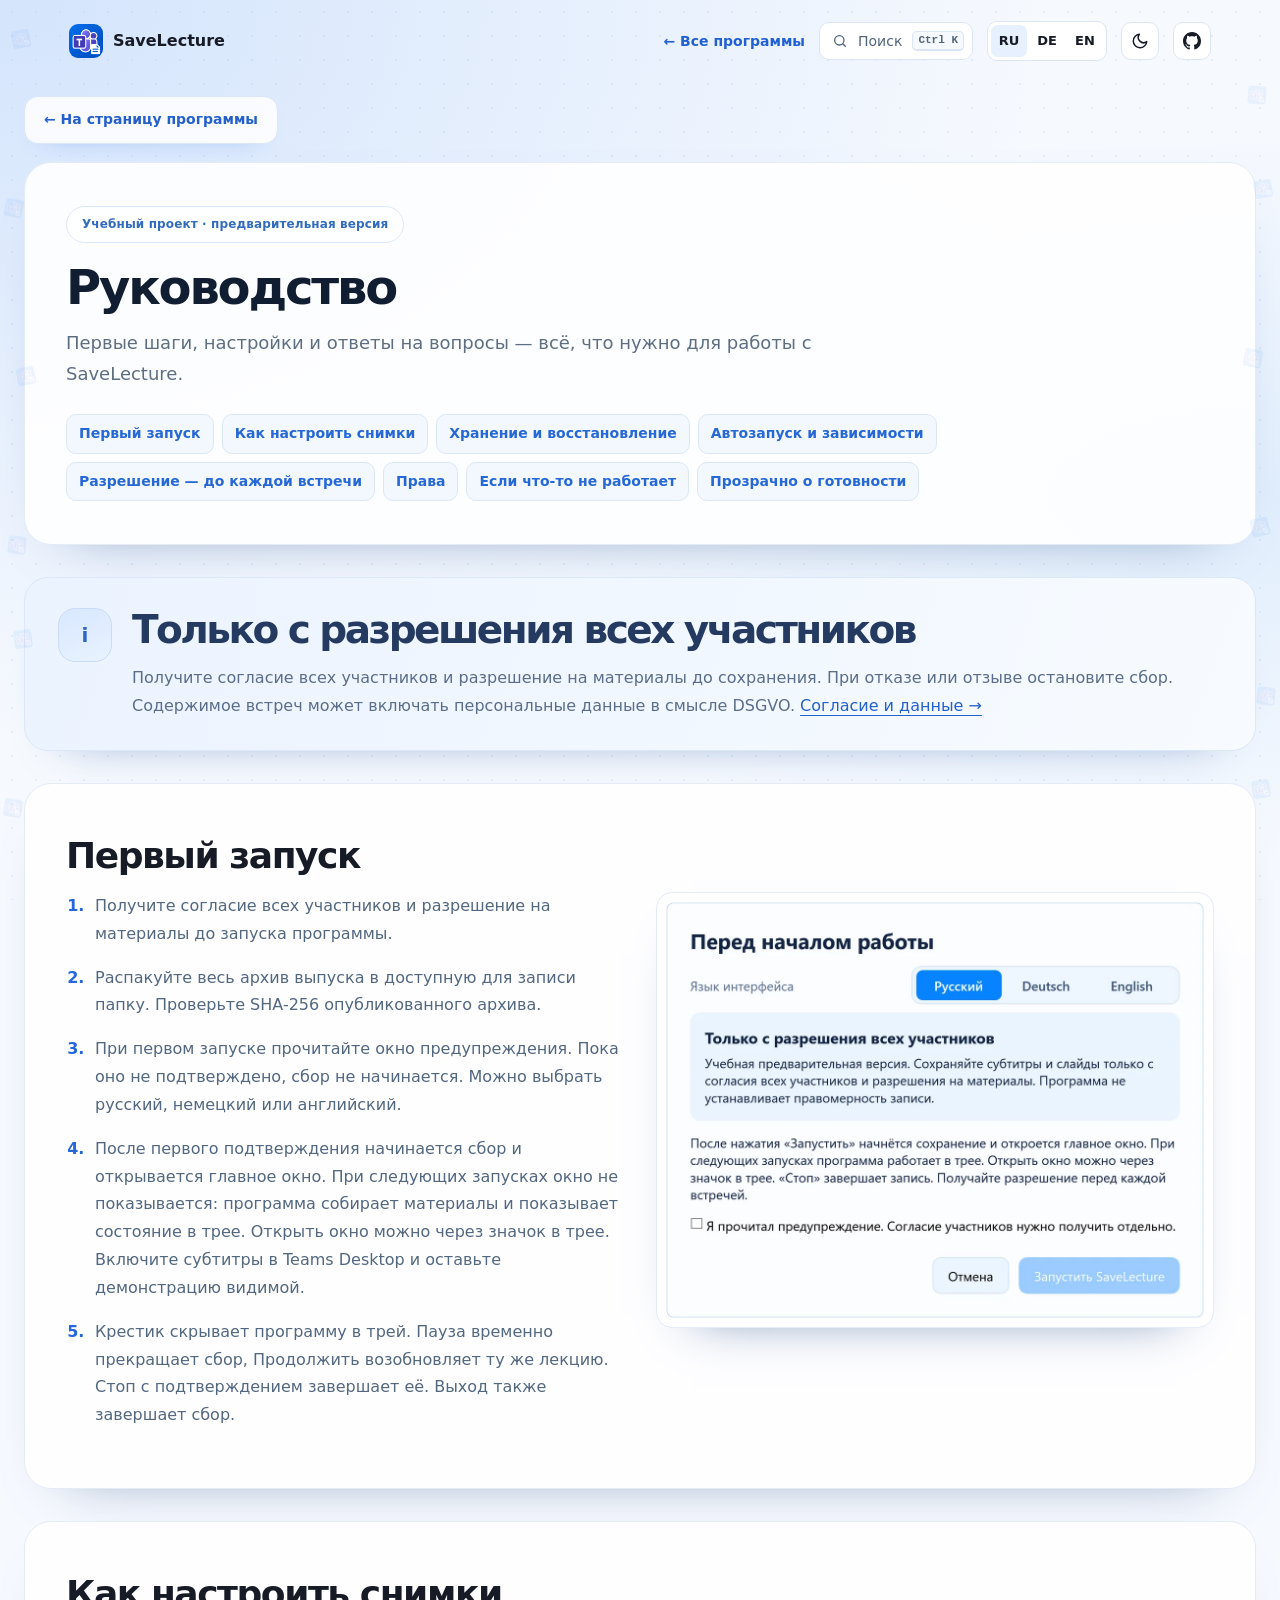
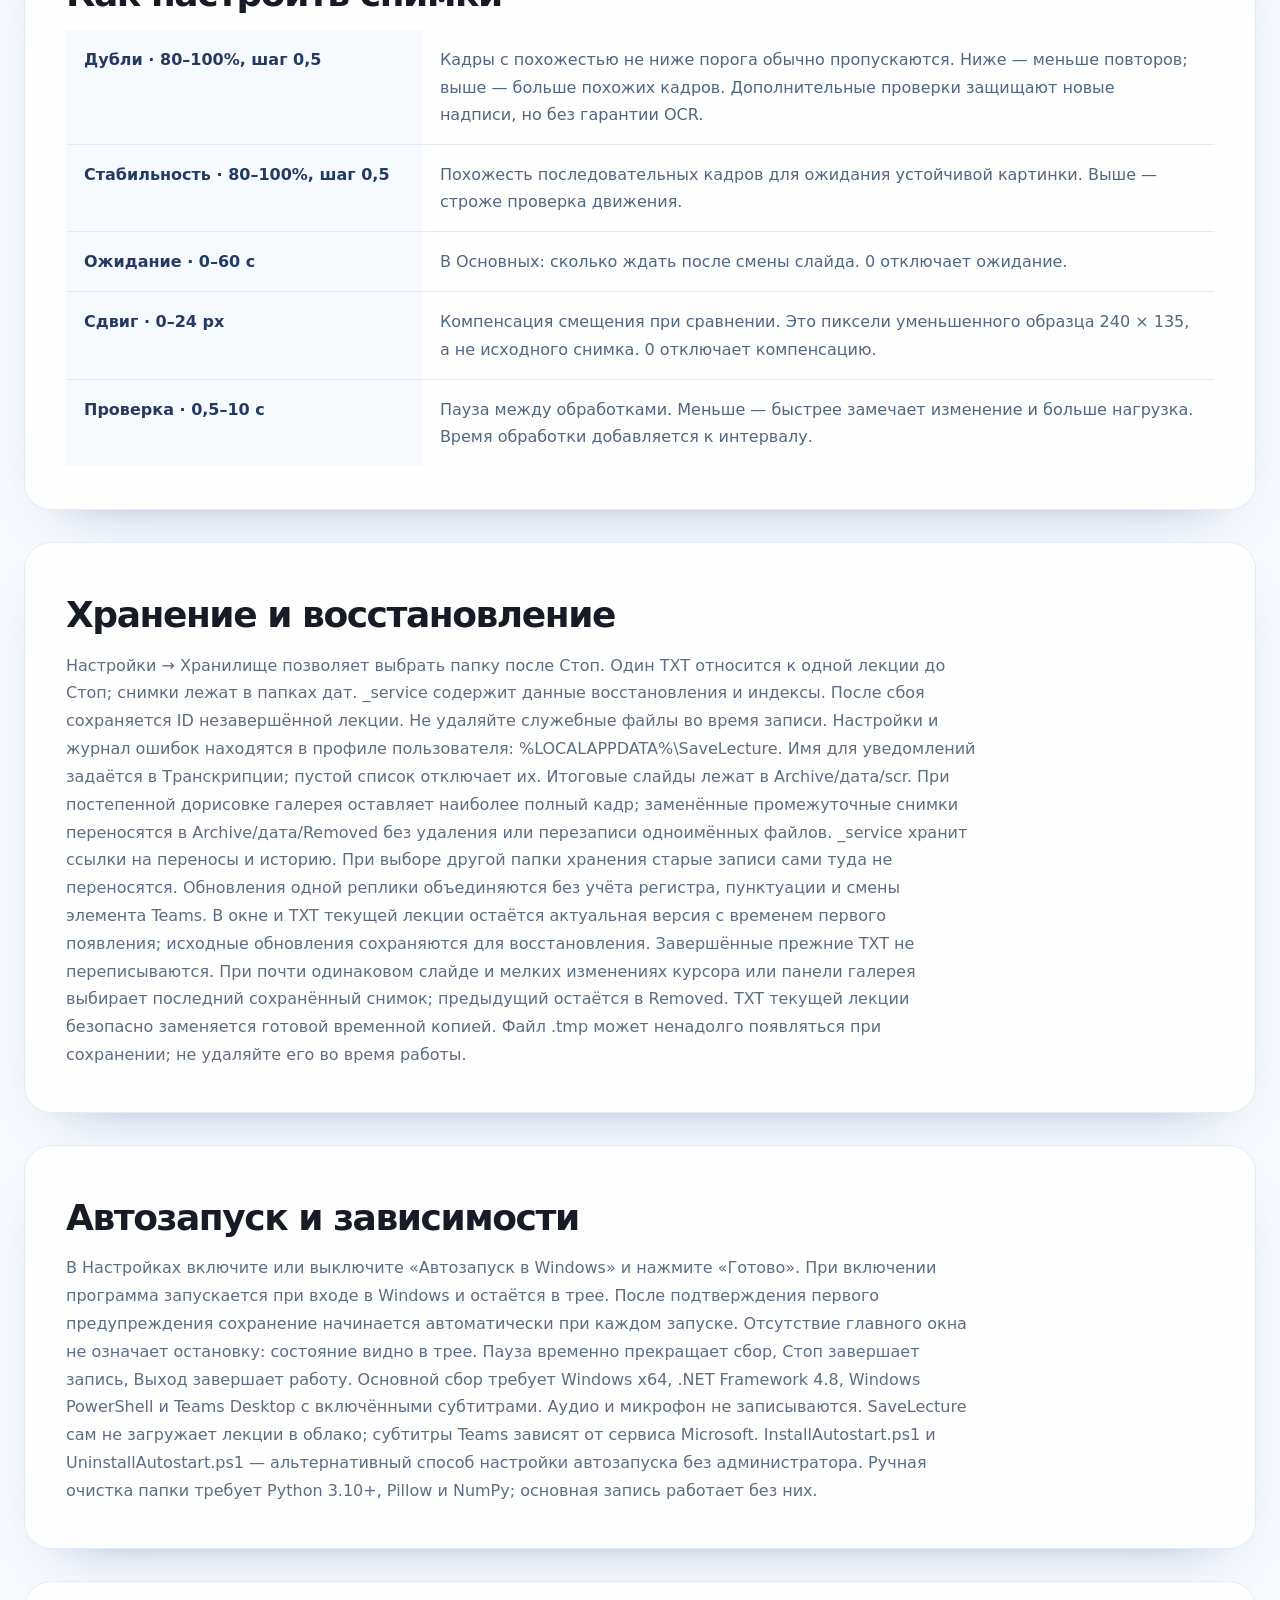
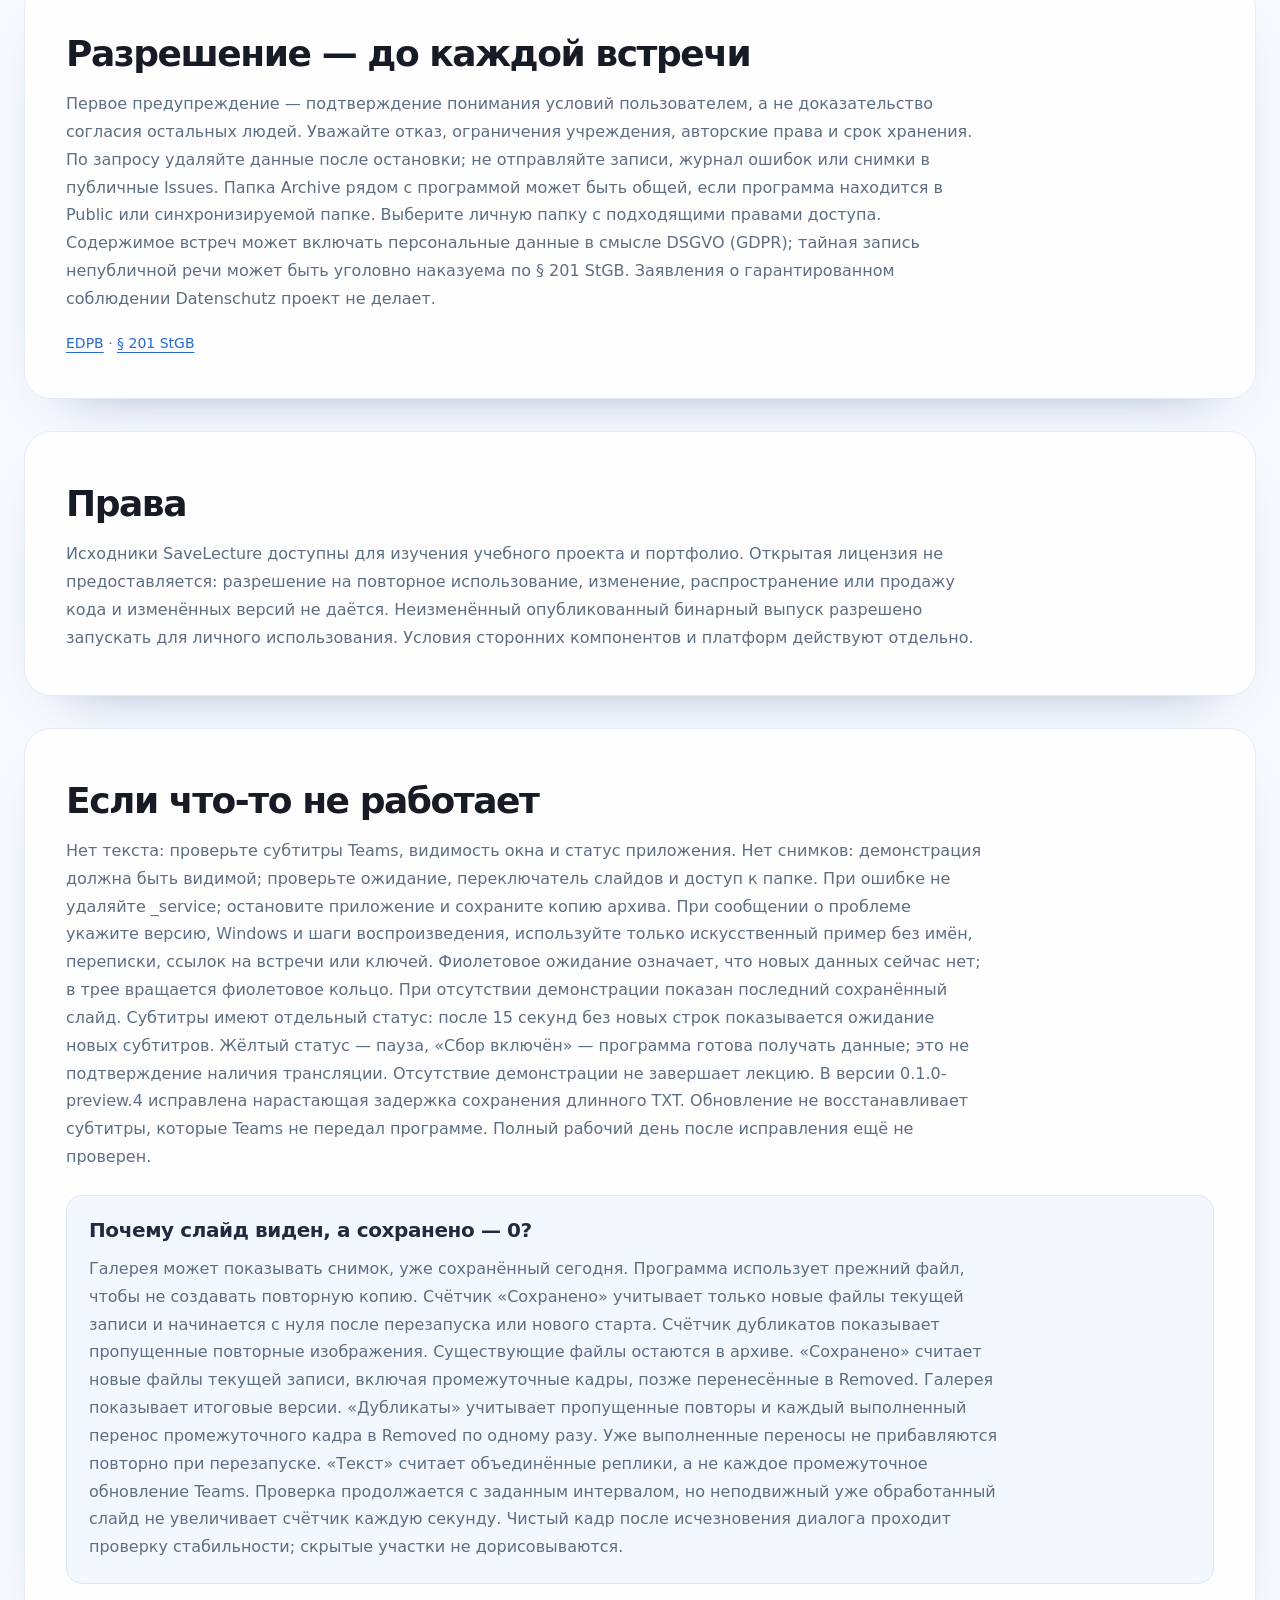
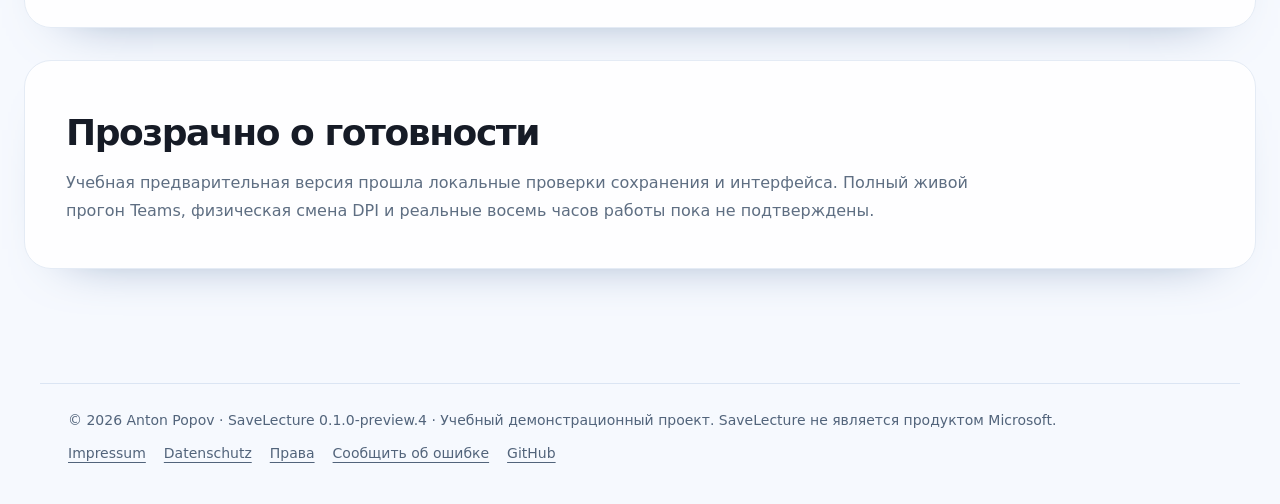
<file: website/Guide-ru.html>
<!doctype html>
<html lang="ru"><head><meta charset="utf-8"><meta name="viewport" content="width=device-width,initial-scale=1"><meta name="color-scheme" content="light dark"><meta name="description" content="Субтитры и слайды Teams в одном месте. SaveLecture помогает сохранить разрешённые учебные материалы и спокойно вернуться к ним позже."><title>SaveLecture — Руководство</title>
<link rel="icon" href="assets/icon.png">
<script src="assets/kit/kit-theme.js"></script>
<link rel="stylesheet" href="assets/kit/kit.css?v=2026.11.16-1">
<link rel="stylesheet" href="site.css?v=5de50f9f2a80">
<script src="assets/kit/programs.js?v=2026.11.16-1" defer></script>
<script src="assets/kit/kit.js?v=2026.11.16-1" defer></script>
</head>
<body class="ppk-page">
<a class="ppk-skip" href="#main">К содержимому</a>
<div class="ppk-nav-wrap" id="ppk-nav-wrap">
<nav class="ppk-nav" aria-label="Основная навигация"><a class="ppk-brand" href="index-ru.html"><img src="assets/icon.png" alt="" width="34" height="34"><span>SaveLecture</span></a><span class="ppk-spacer"></span><a class="ppk-back" href="https://popovantondev.github.io/popovantondev/index-ru.html">← Все программы</a><button class="ppk-search-btn" type="button" data-ppk-open-search aria-label="Поиск по программам"><span>Поиск</span><kbd>Ctrl K</kbd></button><div class="ppk-langs"><a href="Guide-ru.html" lang="ru" hreflang="ru" aria-current="page">RU</a><a href="Guide-de.html" lang="de" hreflang="de">DE</a><a href="Guide-en.html" lang="en" hreflang="en">EN</a></div><button class="ppk-icon-btn ppk-theme-btn" type="button" data-ppk-theme aria-label="Сменить тему"></button><a class="ppk-icon-btn ppk-gh-btn" href="https://github.com/popovantondev/SaveLecture" aria-label="GitHub"></a></nav>
</div>
<main class="shell guide" id="main"><p class="guide-home"><a class="button" href="index-ru.html">← На страницу программы</a></p><section class="section guide-intro"><div class="eyebrow">Учебный проект · предварительная версия</div><h1>Руководство</h1><p class="guide-lead">Первые шаги, настройки и ответы на вопросы — всё, что нужно для работы с SaveLecture.</p><nav class="guide-nav" aria-label="Содержание"><a href="#steps">Первый запуск</a><a href="#settings">Как настроить снимки</a><a href="#storage">Хранение и восстановление</a><a href="#startup">Автозапуск и зависимости</a><a href="#privacy">Разрешение — до каждой встречи</a><a href="#rights">Права</a><a href="#trouble">Если что-то не работает</a><a href="#limits">Прозрачно о готовности</a></nav></section><aside class="consent"><div class="shield" aria-hidden="true">i</div><div><h2>Только с разрешения всех участников</h2><p>Получите согласие всех участников и разрешение на материалы до сохранения. При отказе или отзыве остановите сбор. Содержимое встреч может включать персональные данные в смысле DSGVO. <a href="Guide-ru.html#privacy">Согласие и данные →</a></p></div></aside><section class="section guide-section"><h2 id="steps">Первый запуск</h2><div class="guide-steps"><ol><li>Получите согласие всех участников и разрешение на материалы до запуска программы.</li><li>Распакуйте весь архив выпуска в доступную для записи папку. Проверьте SHA-256 опубликованного архива.</li><li>При первом запуске прочитайте окно предупреждения. Пока оно не подтверждено, сбор не начинается. Можно выбрать русский, немецкий или английский.</li><li>После первого подтверждения начинается сбор и открывается главное окно. При следующих запусках окно не показывается: программа собирает материалы и показывает состояние в трее. Открыть окно можно через значок в трее. Включите субтитры в Teams Desktop и оставьте демонстрацию видимой.</li><li>Крестик скрывает программу в трей. Пауза временно прекращает сбор, Продолжить возобновляет ту же лекцию. Стоп с подтверждением завершает её. Выход также завершает сбор.</li></ol><a class="settings-shot" href="assets/consent-ru.png?v=2f524102cc52"><img src="assets/web/consent-ru.868a7fb6.webp" width="664" height="514" alt="Только с разрешения всех участников" decoding="async"></a></div></section><section class="section guide-section"><h2 id="settings">Как настроить снимки</h2><table class="settings-table"><tr><th>Дубли · 80–100%, шаг 0,5</th><td>Кадры с похожестью не ниже порога обычно пропускаются. Ниже — меньше повторов; выше — больше похожих кадров. Дополнительные проверки защищают новые надписи, но без гарантии OCR.</td></tr><tr><th>Стабильность · 80–100%, шаг 0,5</th><td>Похожесть последовательных кадров для ожидания устойчивой картинки. Выше — строже проверка движения.</td></tr><tr><th>Ожидание · 0–60 с</th><td>В Основных: сколько ждать после смены слайда. 0 отключает ожидание.</td></tr><tr><th>Сдвиг · 0–24 px</th><td>Компенсация смещения при сравнении. Это пиксели уменьшенного образца 240 × 135, а не исходного снимка. 0 отключает компенсацию.</td></tr><tr><th>Проверка · 0,5–10 с</th><td>Пауза между обработками. Меньше — быстрее замечает изменение и больше нагрузка. Время обработки добавляется к интервалу.</td></tr></table></section><section class="section guide-section"><h2 id="storage">Хранение и восстановление</h2><p>Настройки → Хранилище позволяет выбрать папку после Стоп.  Один TXT относится к одной лекции до Стоп; снимки лежат в папках дат. _service содержит данные восстановления и индексы. После сбоя сохраняется ID незавершённой лекции. Не удаляйте служебные файлы во время записи. Настройки и журнал ошибок находятся в профиле пользователя: %LOCALAPPDATA%\SaveLecture. Имя для уведомлений задаётся в Транскрипции; пустой список отключает их. Итоговые слайды лежат в Archive/дата/scr. При постепенной дорисовке галерея оставляет наиболее полный кадр; заменённые промежуточные снимки переносятся в Archive/дата/Removed без удаления или перезаписи одноимённых файлов. _service хранит ссылки на переносы и историю. При выборе другой папки хранения старые записи сами туда не переносятся. Обновления одной реплики объединяются без учёта регистра, пунктуации и смены элемента Teams. В окне и TXT текущей лекции остаётся актуальная версия с временем первого появления; исходные обновления сохраняются для восстановления. Завершённые прежние TXT не переписываются. При почти одинаковом слайде и мелких изменениях курсора или панели галерея выбирает последний сохранённый снимок; предыдущий остаётся в Removed. TXT текущей лекции безопасно заменяется готовой временной копией. Файл .tmp может ненадолго появляться при сохранении; не удаляйте его во время работы.</p></section><section class="section guide-section"><h2 id="startup">Автозапуск и зависимости</h2><p>В Настройках включите или выключите «Автозапуск в Windows» и нажмите «Готово». При включении программа запускается при входе в Windows и остаётся в трее. После подтверждения первого предупреждения сохранение начинается автоматически при каждом запуске. Отсутствие главного окна не означает остановку: состояние видно в трее. Пауза временно прекращает сбор, Стоп завершает запись, Выход завершает работу. Основной сбор требует Windows x64, .NET Framework 4.8, Windows PowerShell и Teams Desktop с включёнными субтитрами. Аудио и микрофон не записываются. SaveLecture сам не загружает лекции в облако; субтитры Teams зависят от сервиса Microsoft. InstallAutostart.ps1 и UninstallAutostart.ps1 — альтернативный способ настройки автозапуска без администратора. Ручная очистка папки требует Python 3.10+, Pillow и NumPy; основная запись работает без них.</p></section><section class="section guide-section"><h2 id="privacy">Разрешение — до каждой встречи</h2><p>Первое предупреждение — подтверждение понимания условий пользователем, а не доказательство согласия остальных людей. Уважайте отказ, ограничения учреждения, авторские права и срок хранения. По запросу удаляйте данные после остановки; не отправляйте записи, журнал ошибок или снимки в публичные Issues. Папка Archive рядом с программой может быть общей, если программа находится в Public или синхронизируемой папке. Выберите личную папку с подходящими правами доступа. Содержимое встреч может включать персональные данные в смысле DSGVO (GDPR); тайная запись непубличной речи может быть уголовно наказуема по § 201 StGB. Заявления о гарантированном соблюдении Datenschutz проект не делает.</p><p class="reference-links"><a href="https://www.edpb.europa.eu/sme/be-compliant/process-personal-data-lawfully_en">EDPB</a> · <a href="https://www.gesetze-im-internet.de/stgb/__201.html">§ 201 StGB</a></p></section><section class="section guide-section"><h2 id="rights">Права</h2><p>Исходники SaveLecture доступны для изучения учебного проекта и портфолио. Открытая лицензия не предоставляется: разрешение на повторное использование, изменение, распространение или продажу кода и изменённых версий не даётся. Неизменённый опубликованный бинарный выпуск разрешено запускать для личного использования. Условия сторонних компонентов и платформ действуют отдельно.</p></section><section class="section guide-section"><h2 id="trouble">Если что-то не работает</h2><p>Нет текста: проверьте субтитры Teams, видимость окна и статус приложения. Нет снимков: демонстрация должна быть видимой; проверьте ожидание, переключатель слайдов и доступ к папке. При ошибке не удаляйте _service; остановите приложение и сохраните копию архива. При сообщении о проблеме укажите версию, Windows и шаги воспроизведения, используйте только искусственный пример без имён, переписки, ссылок на встречи или ключей. Фиолетовое ожидание означает, что новых данных сейчас нет; в трее вращается фиолетовое кольцо. При отсутствии демонстрации показан последний сохранённый слайд. Субтитры имеют отдельный статус: после 15 секунд без новых строк показывается ожидание новых субтитров. Жёлтый статус — пауза, «Сбор включён» — программа готова получать данные; это не подтверждение наличия трансляции. Отсутствие демонстрации не завершает лекцию. В версии 0.1.0-preview.4 исправлена нарастающая задержка сохранения длинного TXT. Обновление не восстанавливает субтитры, которые Teams не передал программе. Полный рабочий день после исправления ещё не проверен.</p><div class="guide-answer"><h3>Почему слайд виден, а сохранено — 0?</h3><p>Галерея может показывать снимок, уже сохранённый сегодня. Программа использует прежний файл, чтобы не создавать повторную копию. Счётчик «Сохранено» учитывает только новые файлы текущей записи и начинается с нуля после перезапуска или нового старта. Счётчик дубликатов показывает пропущенные повторные изображения. Существующие файлы остаются в архиве. «Сохранено» считает новые файлы текущей записи, включая промежуточные кадры, позже перенесённые в Removed. Галерея показывает итоговые версии. «Дубликаты» учитывает пропущенные повторы и каждый выполненный перенос промежуточного кадра в Removed по одному разу. Уже выполненные переносы не прибавляются повторно при перезапуске. «Текст» считает объединённые реплики, а не каждое промежуточное обновление Teams. Проверка продолжается с заданным интервалом, но неподвижный уже обработанный слайд не увеличивает счётчик каждую секунду. Чистый кадр после исчезновения диалога проходит проверку стабильности; скрытые участки не дорисовываются.</p></div></section><section class="section guide-section"><h2 id="limits">Прозрачно о готовности</h2><p>Учебная предварительная версия прошла локальные проверки сохранения и интерфейса. Полный живой прогон Teams, физическая смена DPI и реальные восемь часов работы пока не подтверждены.</p></section></main>
<footer class="ppk-footer">
<span>© 2026 Anton Popov · SaveLecture 0.1.0-preview.4 · Учебный демонстрационный проект. SaveLecture не является продуктом Microsoft.</span>
<nav aria-label="Правовая информация"><a href="https://popovantondev.github.io/popovantondev/impressum.html">Impressum</a><a href="https://popovantondev.github.io/popovantondev/datenschutz.html">Datenschutz</a><a href="Guide-ru.html#rights">Права</a><a href="https://github.com/popovantondev/SaveLecture/issues/new">Сообщить об ошибке</a><a href="https://github.com/popovantondev/SaveLecture">GitHub</a></nav>
</footer>
</body></html>
</file>
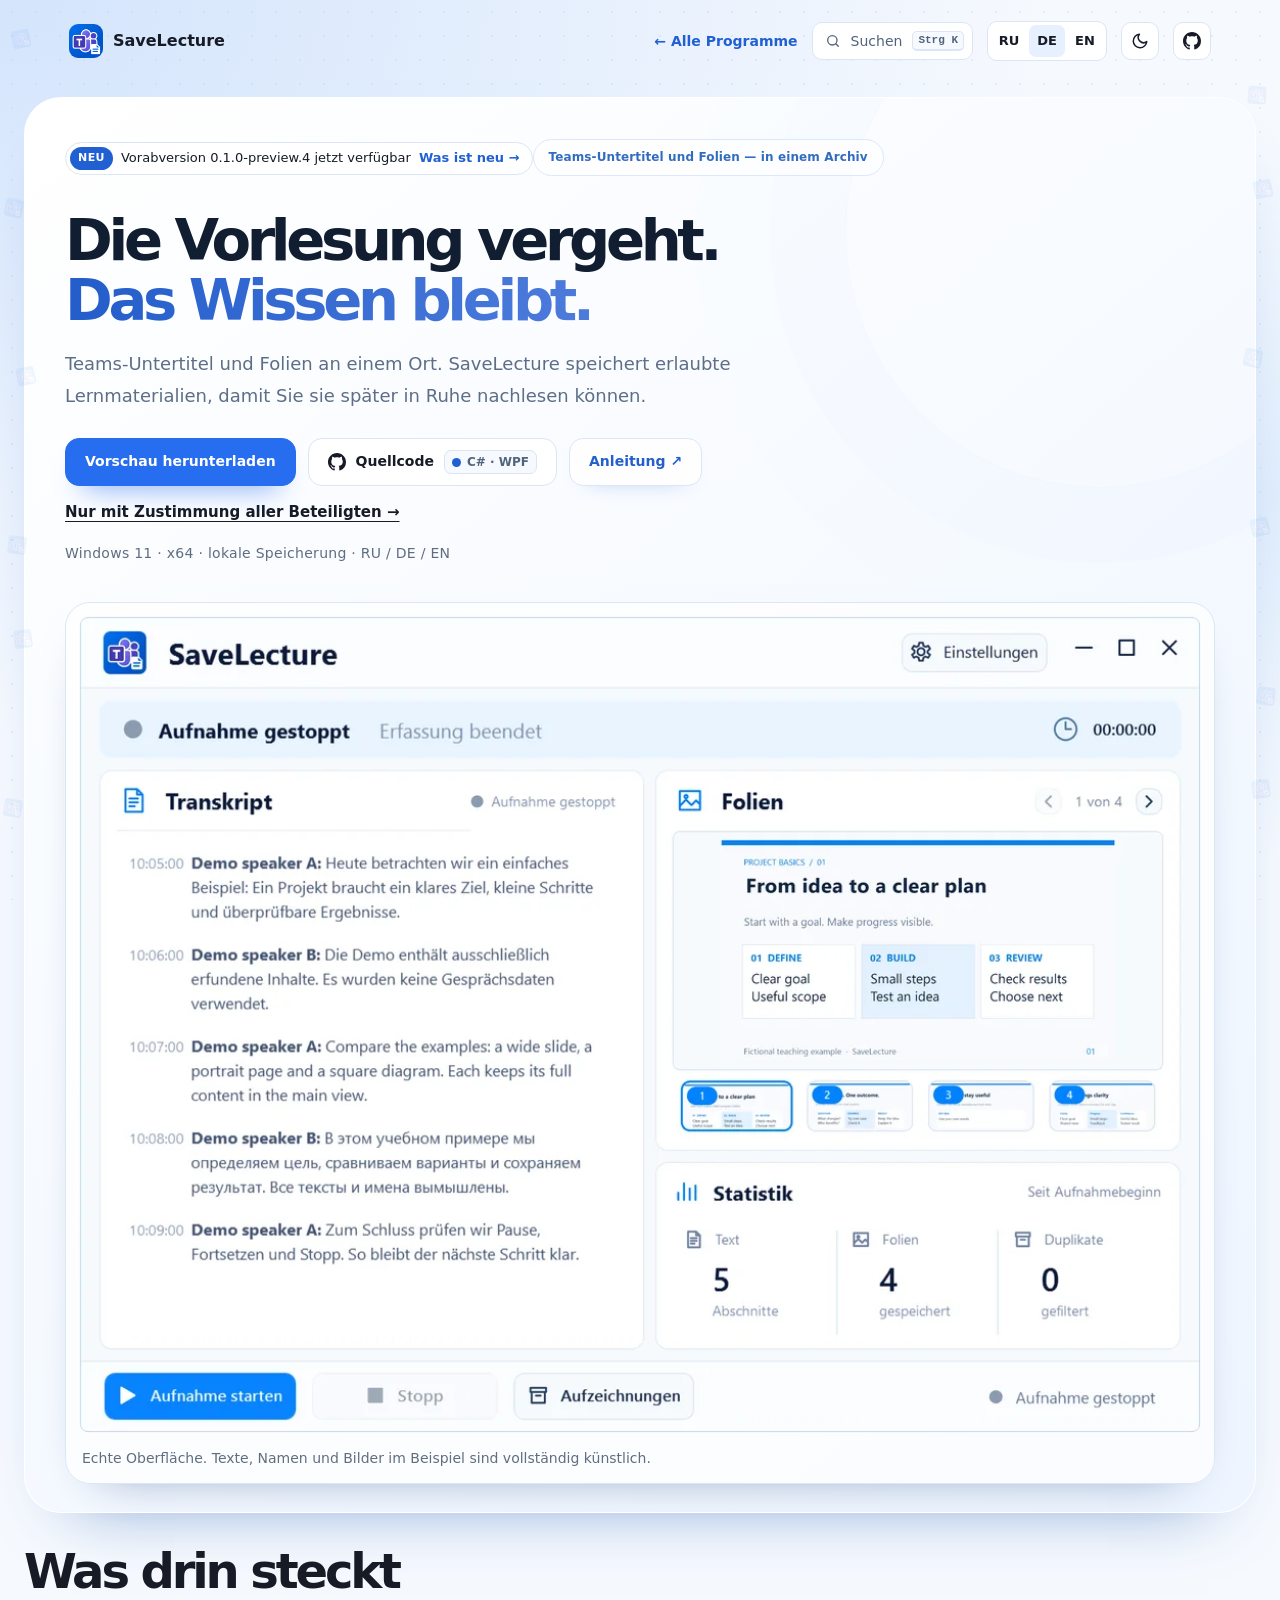
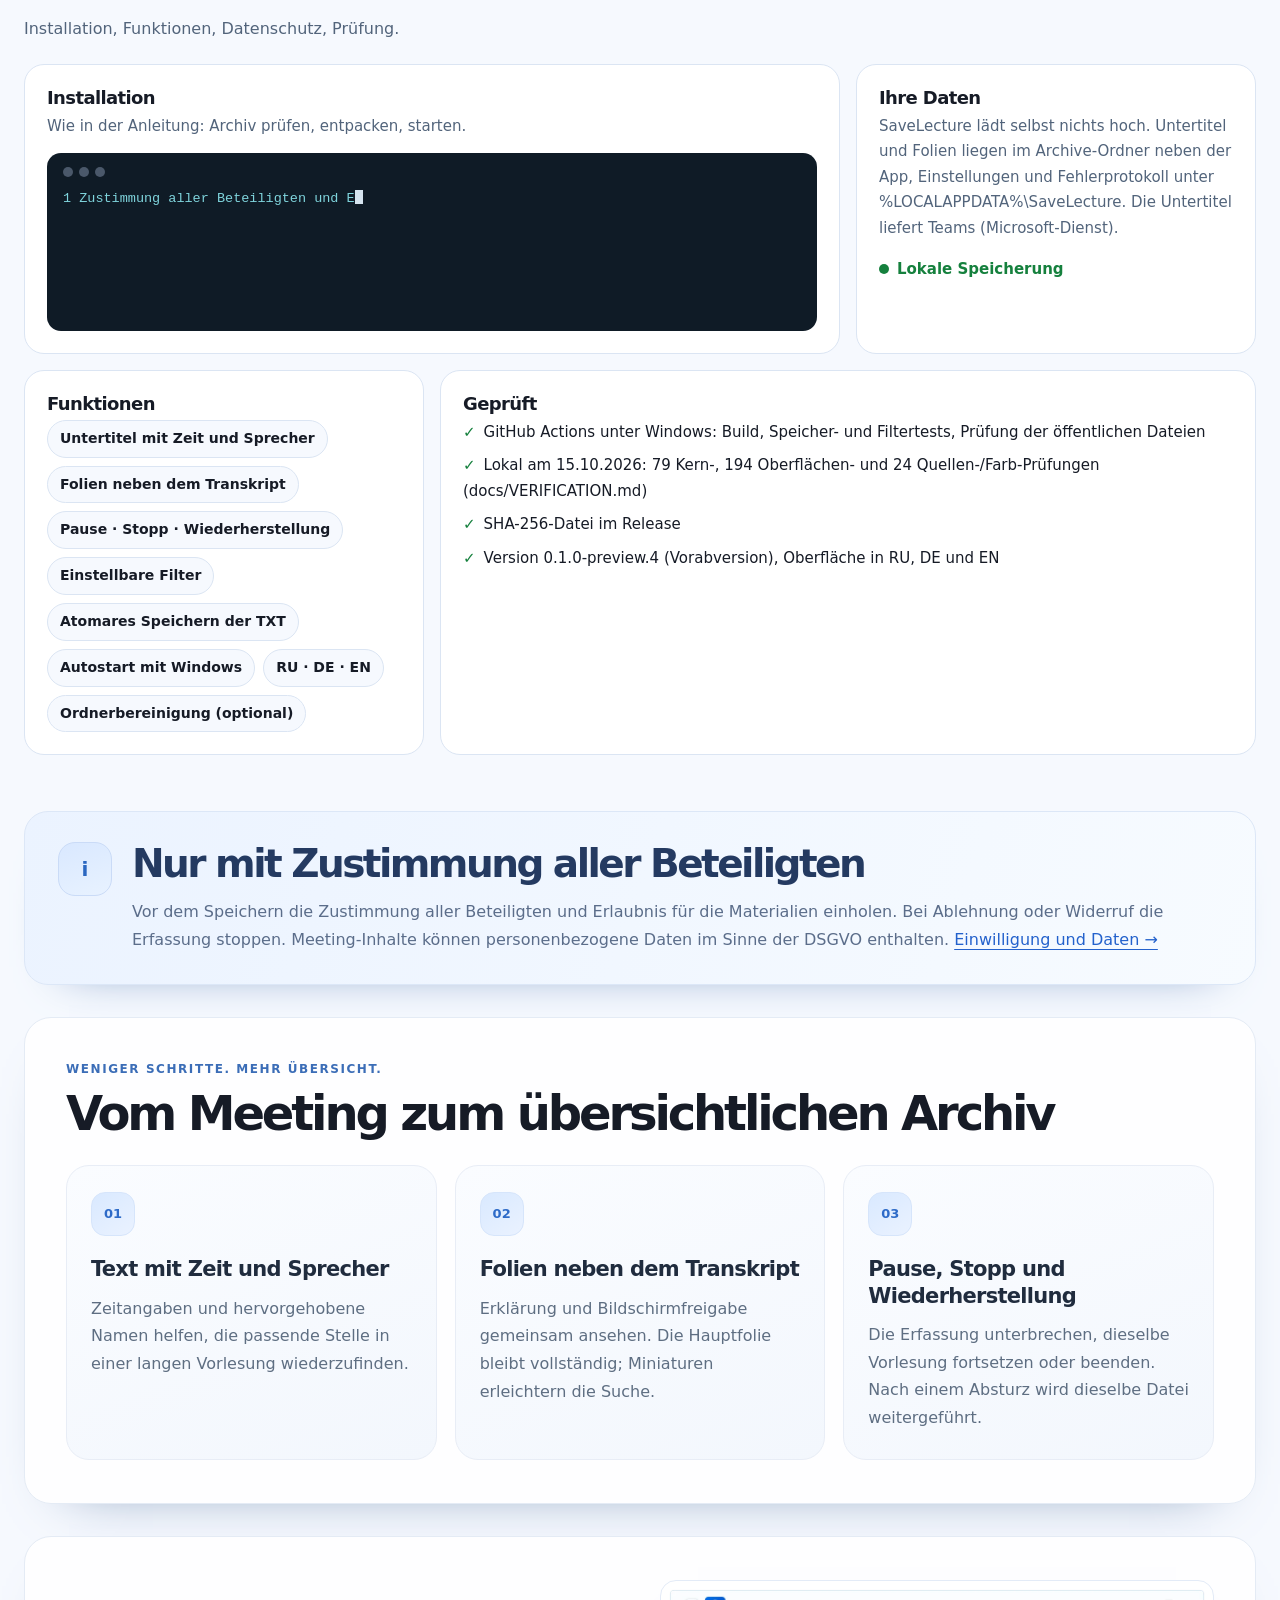
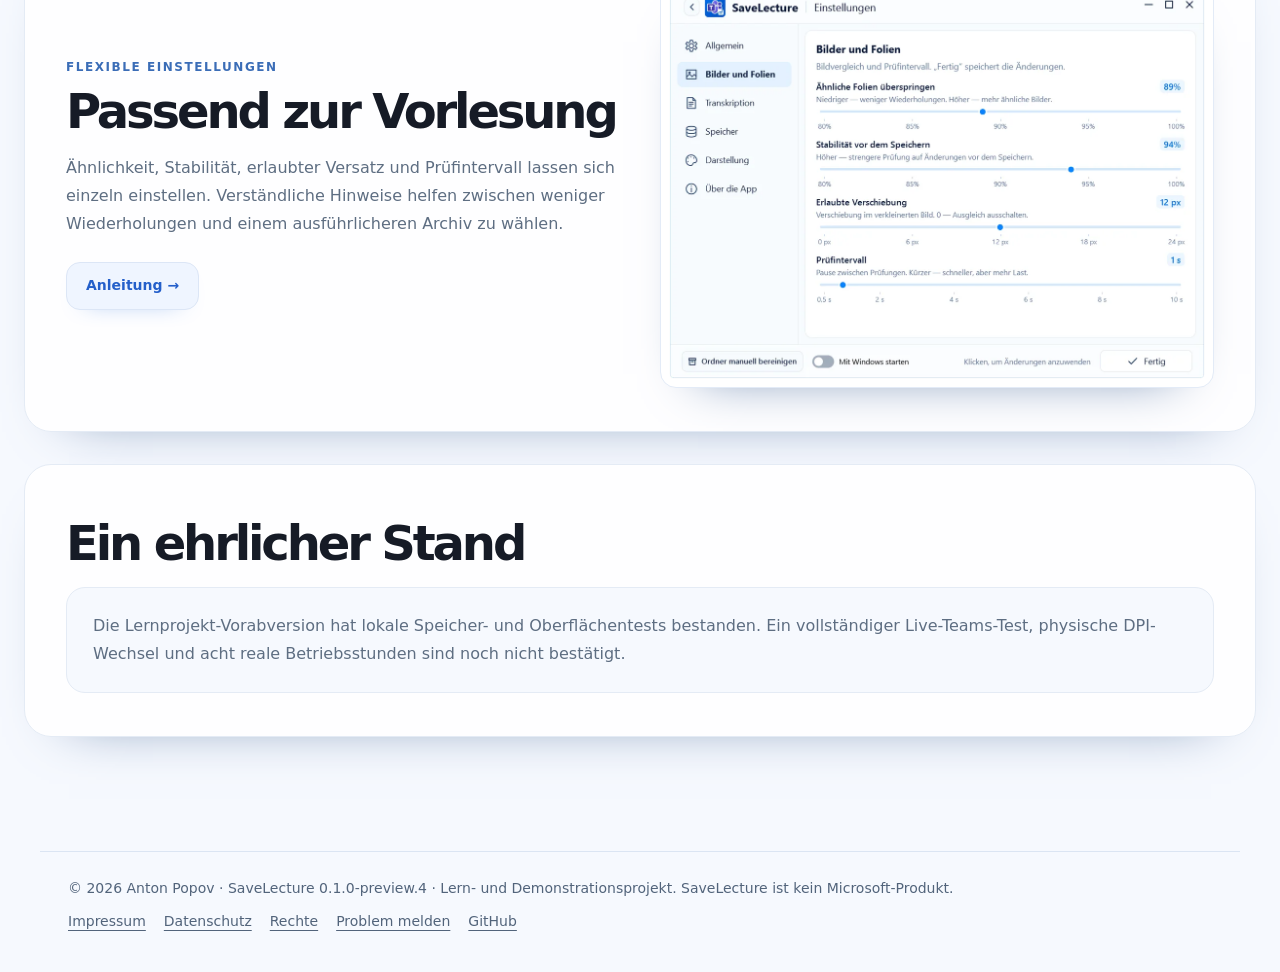
<file: website/index-de.html>
<!doctype html>
<html lang="de"><head><meta charset="utf-8"><meta name="viewport" content="width=device-width,initial-scale=1"><script>location.replace('index.html'+location.hash)</script><meta http-equiv="refresh" content="0; url=index.html"><link rel="canonical" href="https://popovantondev.github.io/SaveLecture/index.html"><meta name="robots" content="noindex"><title>SaveLecture</title></head>
<body><p><a href="index.html">Weiter zur deutschen Seite</a> · <a href="index-en.html" lang="en" hreflang="en">English</a> · <a href="index-ru.html" lang="ru" hreflang="ru">Русский</a></p></body></html>
</file>
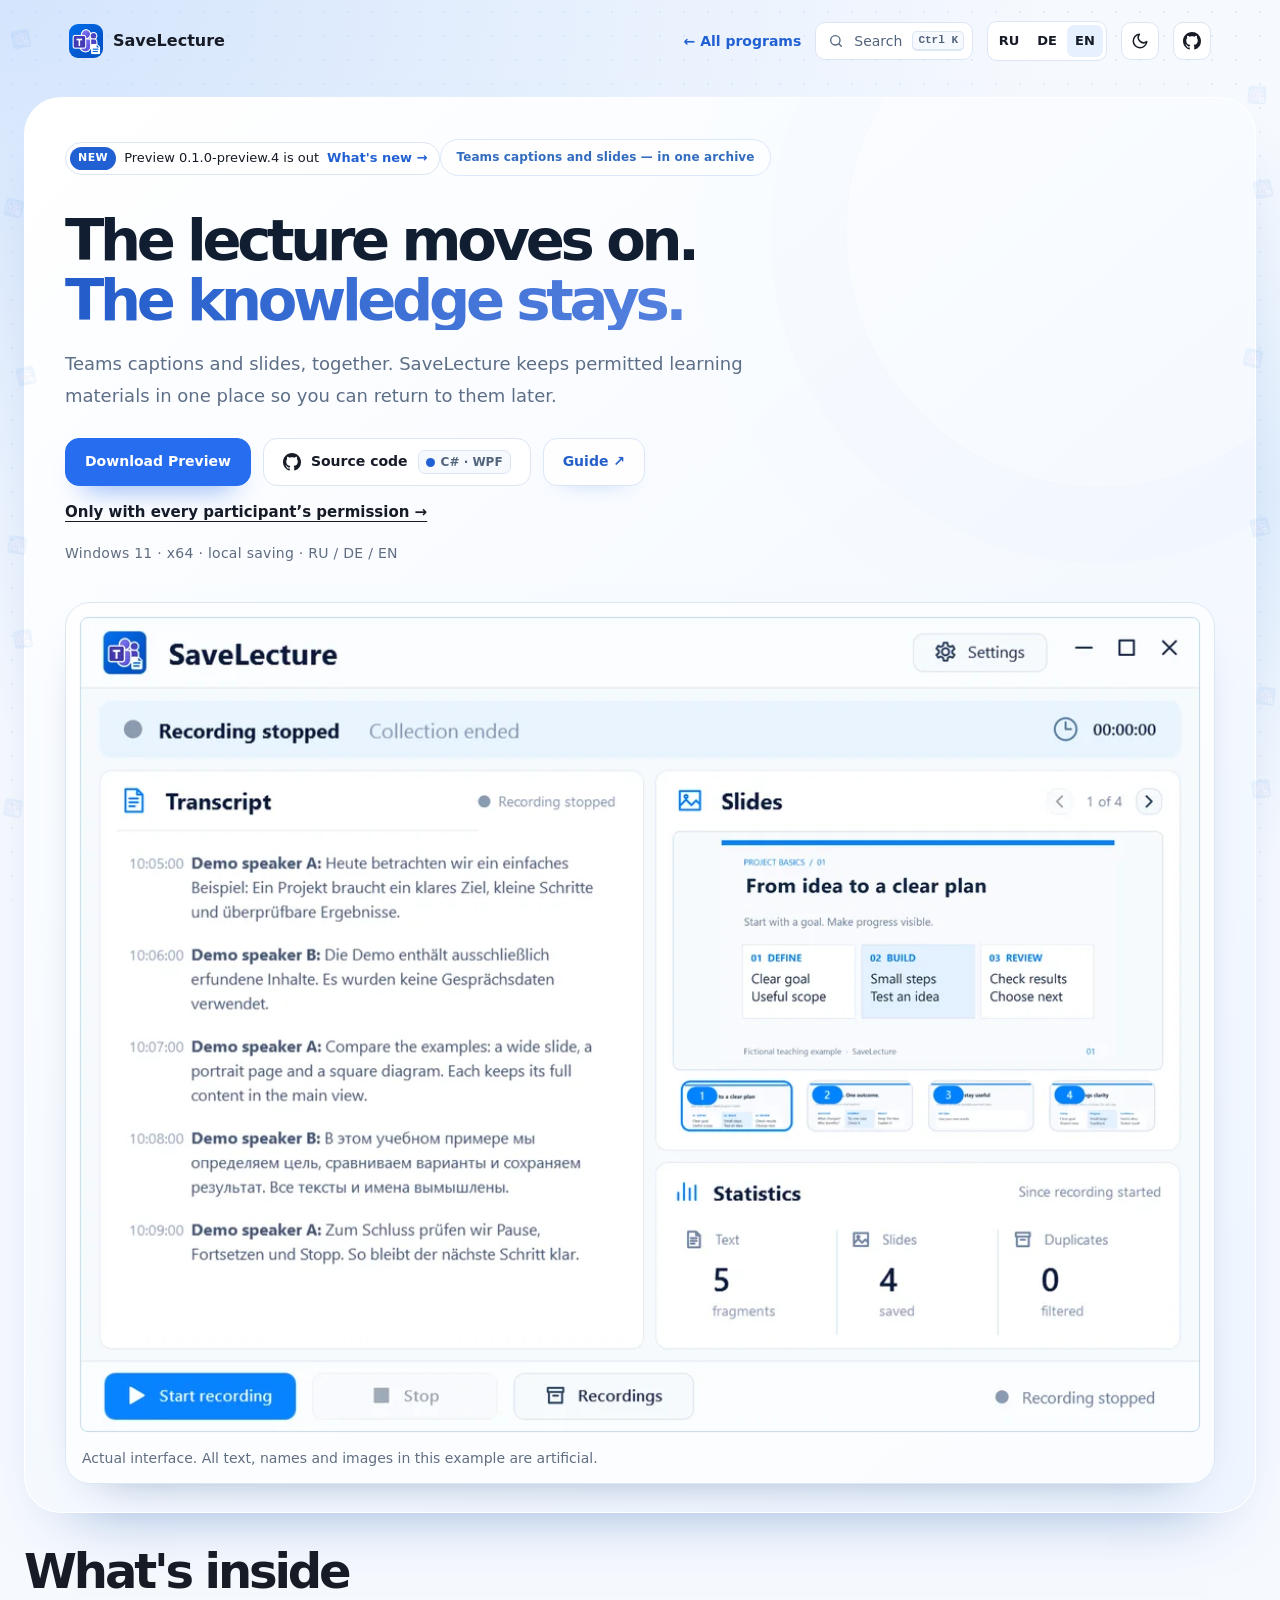
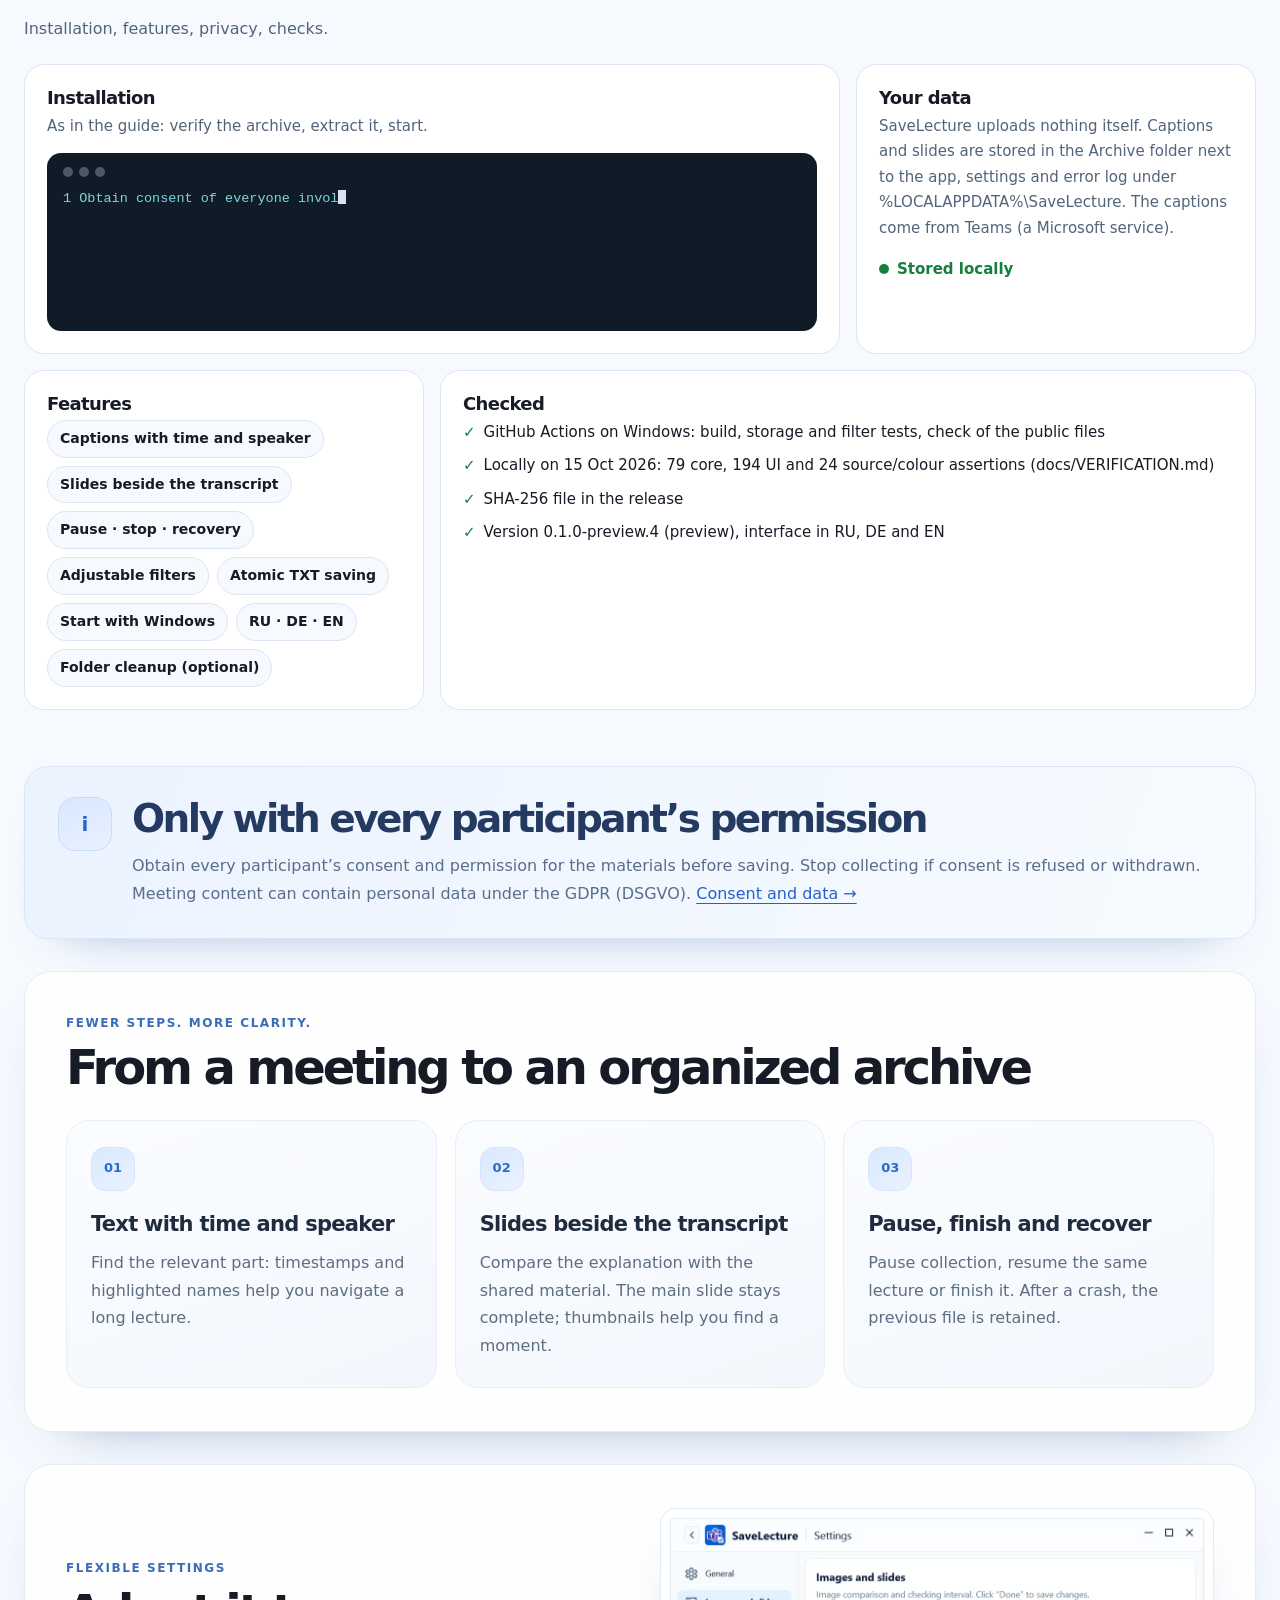
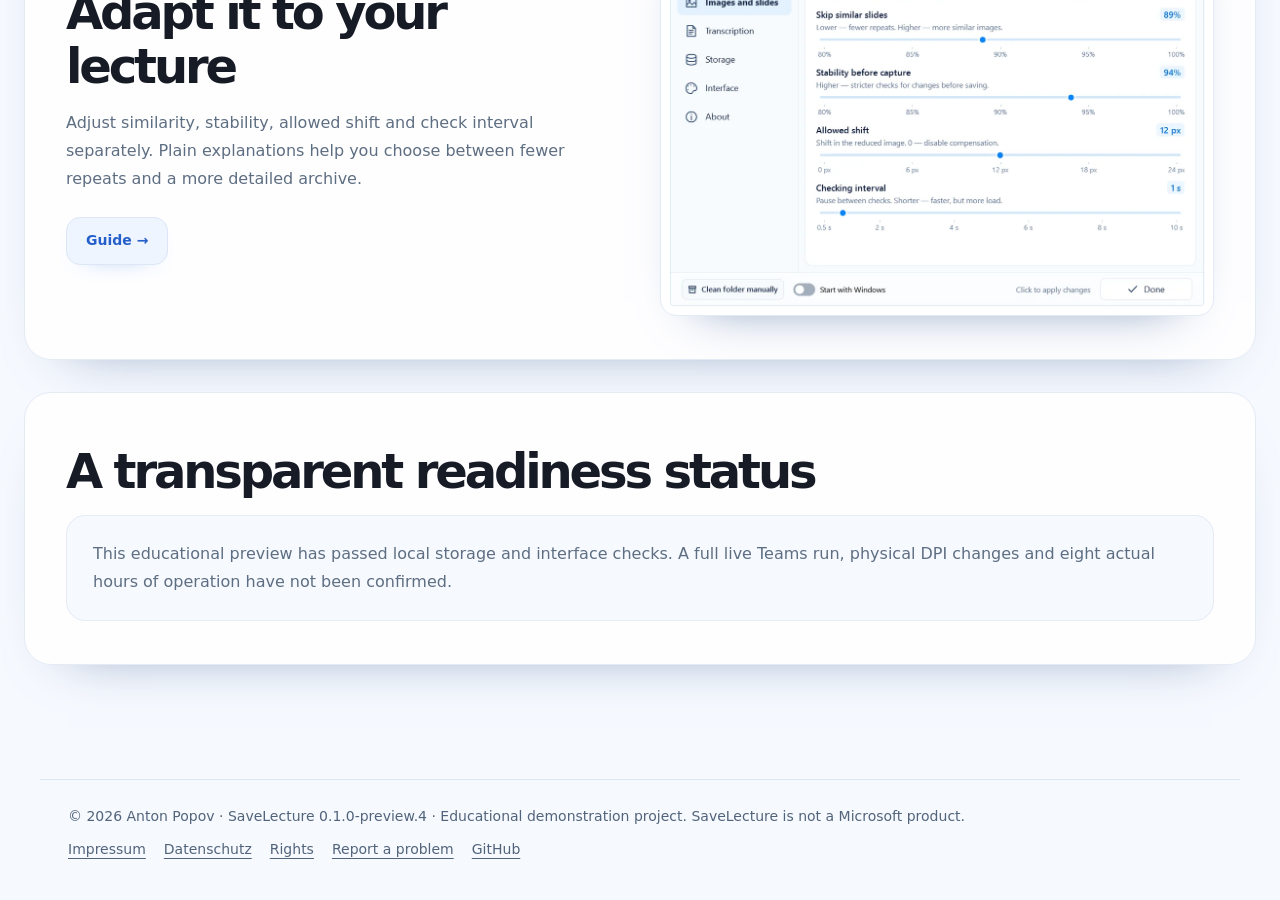
<file: website/index-en.html>
<!doctype html>
<html lang="en"><head><meta charset="utf-8"><meta name="viewport" content="width=device-width,initial-scale=1"><meta name="color-scheme" content="light dark"><meta name="description" content="Teams captions and slides, together. SaveLecture keeps permitted learning materials in one place so you can return to them later."><title>SaveLecture — Teams captions and slides, together</title>
<link rel="icon" href="assets/icon.png">
<script src="assets/kit/kit-theme.js"></script>
<link rel="stylesheet" href="assets/kit/kit.css?v=2026.11.16-1">
<link rel="stylesheet" href="site.css?v=5de50f9f2a80">
<script src="assets/kit/programs.js?v=2026.11.16-1" defer></script>
<script src="assets/kit/kit.js?v=2026.11.16-1" defer></script>
</head>
<body class="ppk-page">
<a class="ppk-skip" href="#main">Skip to content</a>
<div class="ppk-nav-wrap" id="ppk-nav-wrap">
<nav class="ppk-nav" aria-label="Main navigation"><a class="ppk-brand" href="index-en.html"><img src="assets/icon.png" alt="" width="34" height="34"><span>SaveLecture</span></a><span class="ppk-spacer"></span><a class="ppk-back" href="https://popovantondev.github.io/popovantondev/index-en.html">← All programs</a><button class="ppk-search-btn" type="button" data-ppk-open-search aria-label="Search programs"><span>Search</span><kbd>Ctrl K</kbd></button><div class="ppk-langs"><a href="index-ru.html" lang="ru" hreflang="ru">RU</a><a href="index.html" lang="de" hreflang="de">DE</a><a href="index-en.html" lang="en" hreflang="en" aria-current="page">EN</a></div><button class="ppk-icon-btn ppk-theme-btn" type="button" data-ppk-theme aria-label="Switch colour scheme"></button><a class="ppk-icon-btn ppk-gh-btn" href="https://github.com/popovantondev/SaveLecture" aria-label="GitHub"></a></nav>
</div>
<main class="shell" id="main"><section class="hero"><a class="ppk-pill" href="https://github.com/popovantondev/SaveLecture/releases/tag/v0.1.0-preview.4"><span class="ppk-new">NEW</span><span>Preview 0.1.0-preview.4 is out</span> <span class="ppk-more">What's new →</span></a><div class="eyebrow">Teams captions and slides — in one archive</div><h1>The lecture moves on. <span>The knowledge stays.</span></h1><p class="lead">Teams captions and slides, together. SaveLecture keeps permitted learning materials in one place so you can return to them later.</p><div class="actions"><a class="button primary" href="https://github.com/popovantondev/SaveLecture/releases/tag/v0.1.0-preview.4">Download Preview</a><a class="ppk-btn ppk-btn-gh" href="https://github.com/popovantondev/SaveLecture">Source code <span class="ppk-chip"><i class="ppk-dot"></i>C# · WPF</span></a><a class="button" href="Guide-en.html">Guide ↗</a></div><p class="download-consent"><a href="Guide-en.html#privacy">Only with every participant’s permission →</a></p><p class="note">Windows 11 · x64 · local saving · RU / DE / EN</p><div class="screen-wrap"><a href="assets/demo-en.png?v=28d1dce2543c"><img src="assets/web/demo-en.473190d7.webp" width="1104" height="804" alt="SaveLecture — Actual interface. All text, names and images in this example are artificial." fetchpriority="high" decoding="async"></a><p class="caption">Actual interface. All text, names and images in this example are artificial.</p></div></section><section class="ppk-bento-section ppk-section ppk-reveal" id="features" aria-labelledby="bento-title"><h2 id="bento-title">What's inside</h2><p class="ppk-sub">Installation, features, privacy, checks.</p>
<div class="ppk-bento">
<div class="ppk-tile ppk-wide"><h3>Installation</h3><p>As in the guide: verify the archive, extract it, start.</p><div class="ppk-term" role="group" aria-label="Terminal"><div class="ppk-term-bar"><i></i><i></i><i></i></div><div class="ppk-term-out"><div class="ppk-ps">1  Obtain consent of everyone involved and permission for the materials</div><div class="ppk-ps">2  Extract the release archive into a writable folder, verify SHA-256</div><div class="ppk-ps">3  Start SaveLecture, read and confirm the notice</div><div class="ppk-ok">✓ Collection runs in the system tray</div><div class="ppk-dim">   Turn on live captions in Teams, keep sharing visible</div></div></div></div>
<div class="ppk-tile"><h3>Your data</h3><p>SaveLecture uploads nothing itself. Captions and slides are stored in the Archive folder next to the app, settings and error log under %LOCALAPPDATA%\SaveLecture. The captions come from Teams (a Microsoft service).</p><span class="ppk-live">Stored locally</span></div>
<div class="ppk-tile"><h3>Features</h3><div class="ppk-chips"><span>Captions with time and speaker</span><span>Slides beside the transcript</span><span>Pause · stop · recovery</span><span>Adjustable filters</span><span>Atomic TXT saving</span><span>Start with Windows</span><span>RU · DE · EN</span><span>Folder cleanup (optional)</span></div></div>
<div class="ppk-tile ppk-wide"><h3>Checked</h3><ul class="ppk-checks"><li>GitHub Actions on Windows: build, storage and filter tests, check of the public files</li><li>Locally on 15 Oct 2026: 79 core, 194 UI and 24 source/colour assertions (docs/VERIFICATION.md)</li><li>SHA-256 file in the release</li><li>Version 0.1.0-preview.4 (preview), interface in RU, DE and EN</li></ul></div>
</div></section><aside class="consent"><div class="shield" aria-hidden="true">i</div><div><h2>Only with every participant’s permission</h2><p>Obtain every participant’s consent and permission for the materials before saving. Stop collecting if consent is refused or withdrawn. Meeting content can contain personal data under the GDPR (DSGVO). <a href="Guide-en.html#privacy">Consent and data →</a></p></div></aside><section class="section"><div class="kicker">Fewer steps. More clarity.</div><h2>From a meeting to an organized archive</h2><div class="grid"><article class="card"><span class="number">01</span><h3>Text with time and speaker</h3><p>Find the relevant part: timestamps and highlighted names help you navigate a long lecture.</p></article><article class="card"><span class="number">02</span><h3>Slides beside the transcript</h3><p>Compare the explanation with the shared material. The main slide stays complete; thumbnails help you find a moment.</p></article><article class="card"><span class="number">03</span><h3>Pause, finish and recover</h3><p>Pause collection, resume the same lecture or finish it. After a crash, the previous file is retained.</p></article></div></section><section class="section split"><div><div class="kicker">Flexible settings</div><h2>Adapt it to your lecture</h2><p>Adjust similarity, stability, allowed shift and check interval separately. Plain explanations help you choose between fewer repeats and a more detailed archive.</p><a class="button" href="Guide-en.html#settings">Guide →</a></div><a class="settings-shot" href="assets/filters-en.png?v=1611c1300667"><img src="assets/web/filters-en.d60340ee.webp" width="1104" height="804" alt="Configure snapshots" loading="lazy" decoding="async"></a></section><section class="section"><h2 id="limits">A transparent readiness status</h2><div class="details"><p>This educational preview has passed local storage and interface checks. A full live Teams run, physical DPI changes and eight actual hours of operation have not been confirmed.</p></div></section></main>
<footer class="ppk-footer">
<span>© 2026 Anton Popov · SaveLecture 0.1.0-preview.4 · Educational demonstration project. SaveLecture is not a Microsoft product.</span>
<nav aria-label="Legal"><a href="https://popovantondev.github.io/popovantondev/impressum.html">Impressum</a><a href="https://popovantondev.github.io/popovantondev/datenschutz.html">Datenschutz</a><a href="Guide-en.html#rights">Rights</a><a href="https://github.com/popovantondev/SaveLecture/issues/new">Report a problem</a><a href="https://github.com/popovantondev/SaveLecture">GitHub</a></nav>
</footer>
</body></html>
</file>
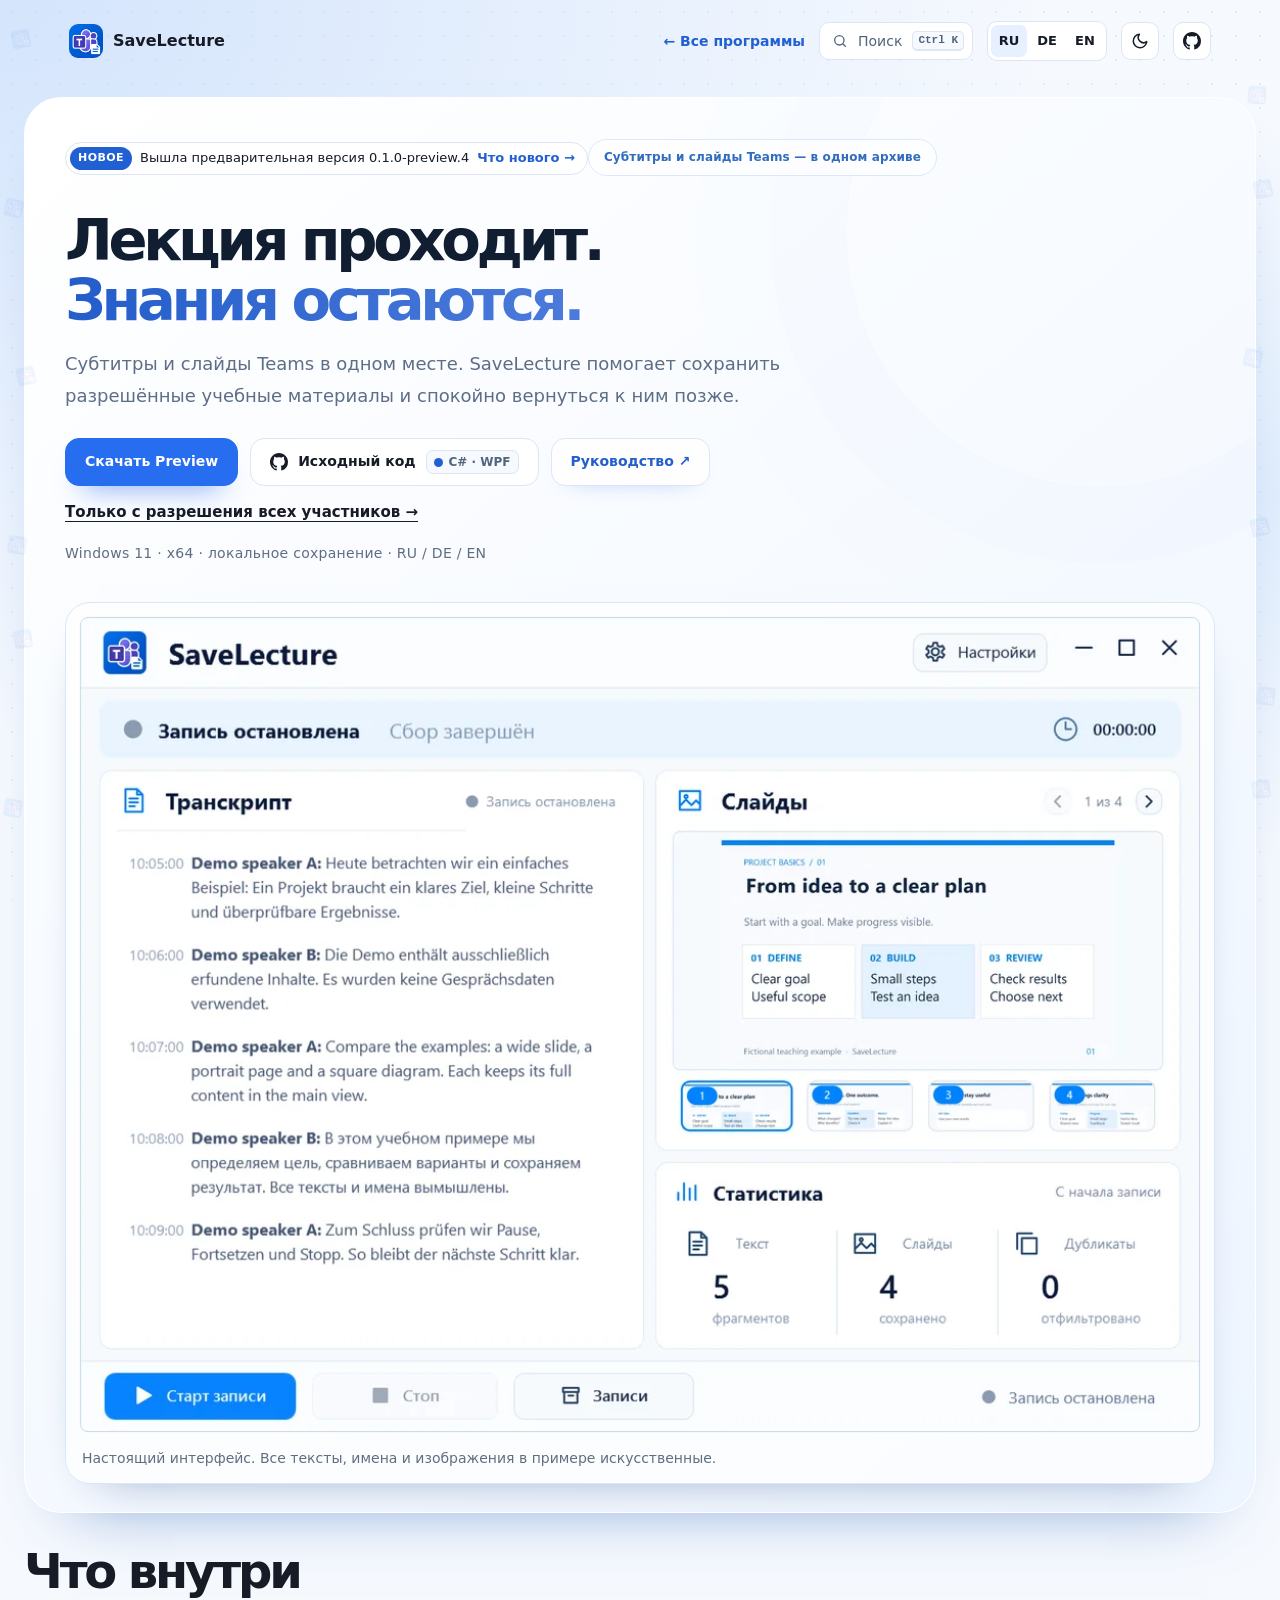
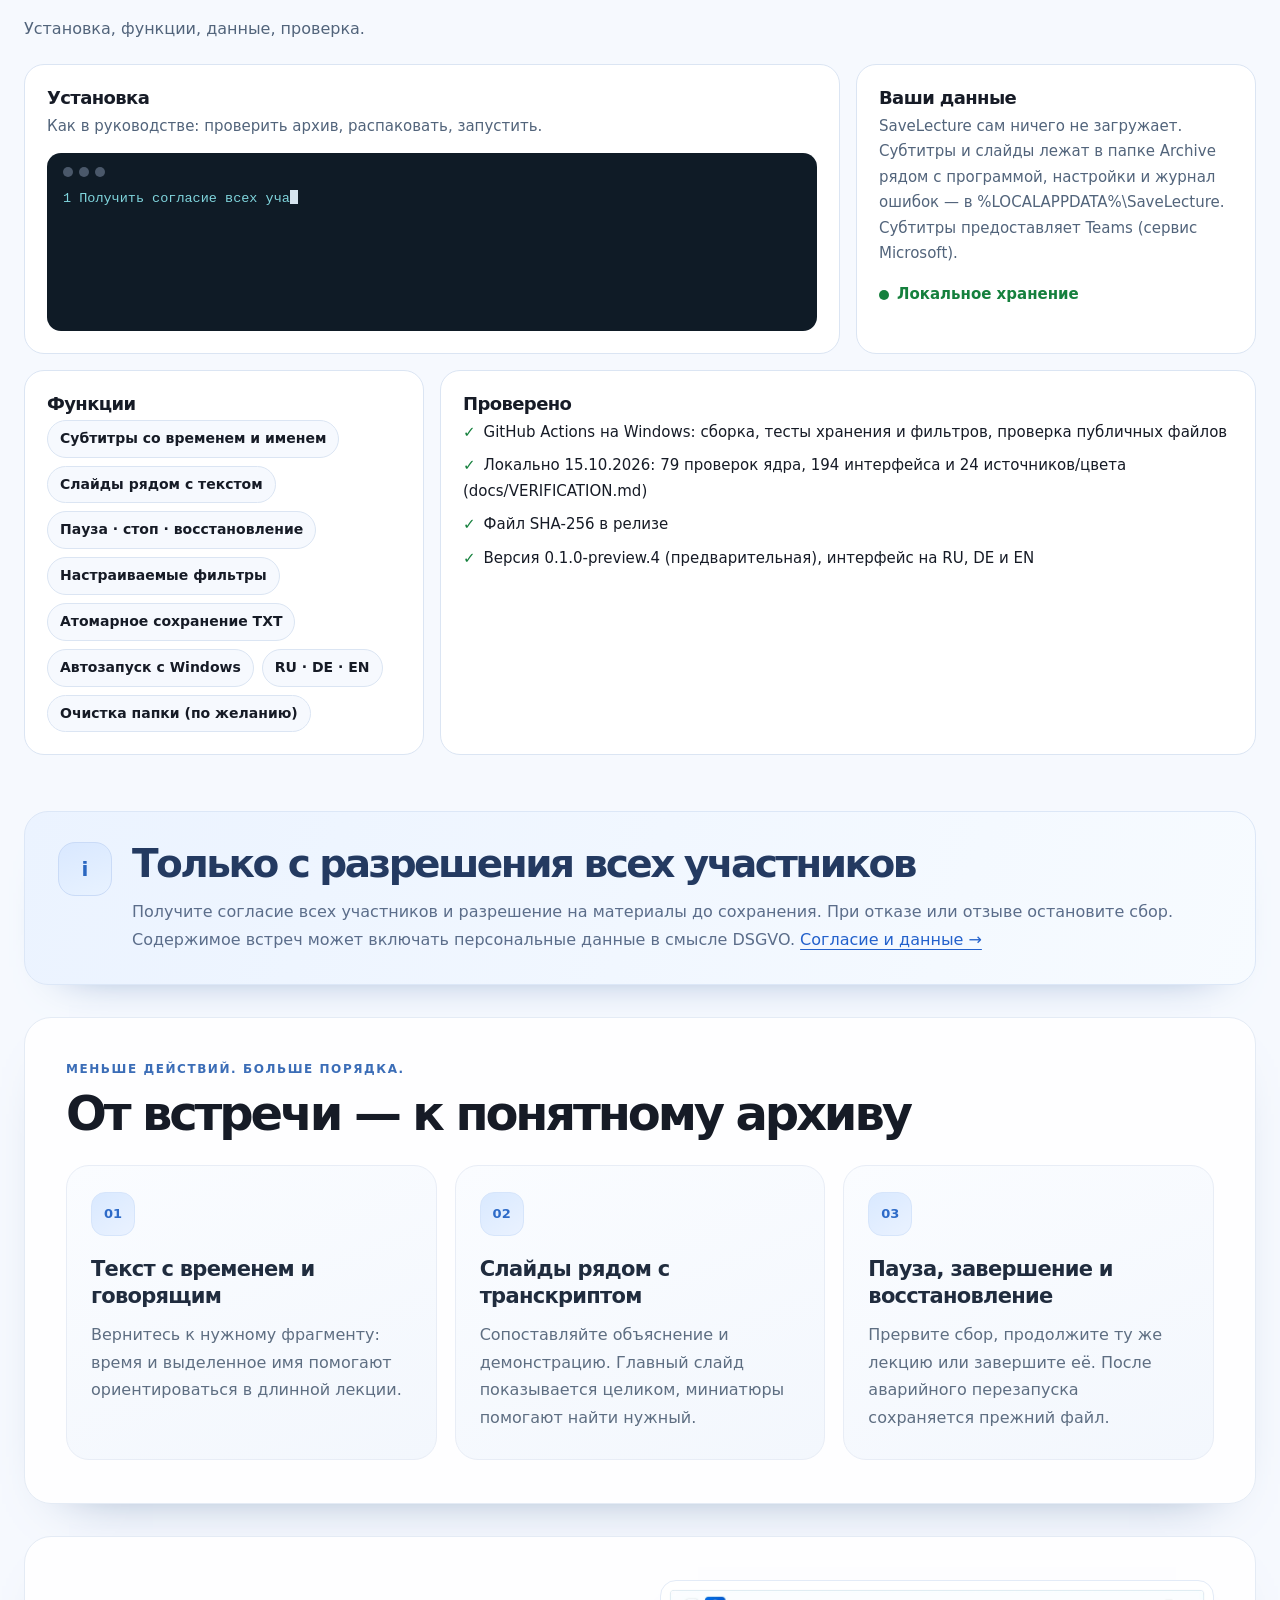
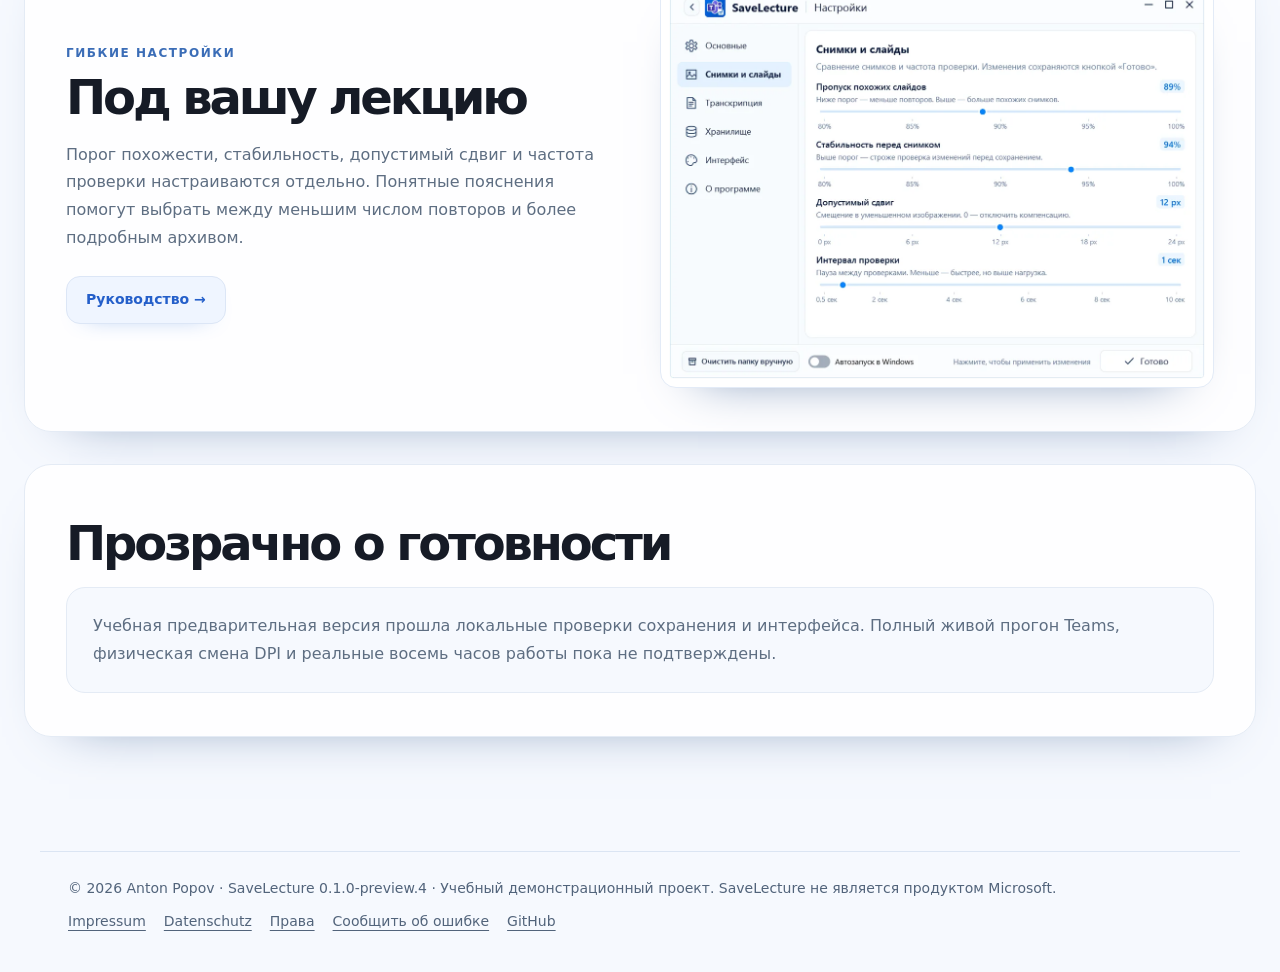
<file: website/index-ru.html>
<!doctype html>
<html lang="ru"><head><meta charset="utf-8"><meta name="viewport" content="width=device-width,initial-scale=1"><meta name="color-scheme" content="light dark"><meta name="description" content="Субтитры и слайды Teams в одном месте. SaveLecture помогает сохранить разрешённые учебные материалы и спокойно вернуться к ним позже."><title>SaveLecture — Субтитры и слайды Teams в одном месте</title>
<link rel="icon" href="assets/icon.png">
<script src="assets/kit/kit-theme.js"></script>
<link rel="stylesheet" href="assets/kit/kit.css?v=2026.11.16-1">
<link rel="stylesheet" href="site.css?v=5de50f9f2a80">
<script src="assets/kit/programs.js?v=2026.11.16-1" defer></script>
<script src="assets/kit/kit.js?v=2026.11.16-1" defer></script>
</head>
<body class="ppk-page">
<a class="ppk-skip" href="#main">К содержимому</a>
<div class="ppk-nav-wrap" id="ppk-nav-wrap">
<nav class="ppk-nav" aria-label="Основная навигация"><a class="ppk-brand" href="index-ru.html"><img src="assets/icon.png" alt="" width="34" height="34"><span>SaveLecture</span></a><span class="ppk-spacer"></span><a class="ppk-back" href="https://popovantondev.github.io/popovantondev/index-ru.html">← Все программы</a><button class="ppk-search-btn" type="button" data-ppk-open-search aria-label="Поиск по программам"><span>Поиск</span><kbd>Ctrl K</kbd></button><div class="ppk-langs"><a href="index-ru.html" lang="ru" hreflang="ru" aria-current="page">RU</a><a href="index.html" lang="de" hreflang="de">DE</a><a href="index-en.html" lang="en" hreflang="en">EN</a></div><button class="ppk-icon-btn ppk-theme-btn" type="button" data-ppk-theme aria-label="Сменить тему"></button><a class="ppk-icon-btn ppk-gh-btn" href="https://github.com/popovantondev/SaveLecture" aria-label="GitHub"></a></nav>
</div>
<main class="shell" id="main"><section class="hero"><a class="ppk-pill" href="https://github.com/popovantondev/SaveLecture/releases/tag/v0.1.0-preview.4"><span class="ppk-new">НОВОЕ</span><span>Вышла предварительная версия 0.1.0-preview.4</span> <span class="ppk-more">Что нового →</span></a><div class="eyebrow">Субтитры и слайды Teams — в одном архиве</div><h1>Лекция проходит. <span>Знания остаются.</span></h1><p class="lead">Субтитры и слайды Teams в одном месте. SaveLecture помогает сохранить разрешённые учебные материалы и спокойно вернуться к ним позже.</p><div class="actions"><a class="button primary" href="https://github.com/popovantondev/SaveLecture/releases/tag/v0.1.0-preview.4">Скачать Preview</a><a class="ppk-btn ppk-btn-gh" href="https://github.com/popovantondev/SaveLecture">Исходный код <span class="ppk-chip"><i class="ppk-dot"></i>C# · WPF</span></a><a class="button" href="Guide-ru.html">Руководство ↗</a></div><p class="download-consent"><a href="Guide-ru.html#privacy">Только с разрешения всех участников →</a></p><p class="note">Windows 11 · x64 · локальное сохранение · RU / DE / EN</p><div class="screen-wrap"><a href="assets/demo-ru.png?v=c72a5f855a2d"><img src="assets/web/demo-ru.327b6757.webp" width="1104" height="804" alt="SaveLecture — Настоящий интерфейс. Все тексты, имена и изображения в примере искусственные." fetchpriority="high" decoding="async"></a><p class="caption">Настоящий интерфейс. Все тексты, имена и изображения в примере искусственные.</p></div></section><section class="ppk-bento-section ppk-section ppk-reveal" id="features" aria-labelledby="bento-title"><h2 id="bento-title">Что внутри</h2><p class="ppk-sub">Установка, функции, данные, проверка.</p>
<div class="ppk-bento">
<div class="ppk-tile ppk-wide"><h3>Установка</h3><p>Как в руководстве: проверить архив, распаковать, запустить.</p><div class="ppk-term" role="group" aria-label="Terminal"><div class="ppk-term-bar"><i></i><i></i><i></i></div><div class="ppk-term-out"><div class="ppk-ps">1  Получить согласие всех участников и разрешение на материалы</div><div class="ppk-ps">2  Распаковать архив выпуска в доступную для записи папку, проверить SHA-256</div><div class="ppk-ps">3  Запустить SaveLecture, прочитать и подтвердить предупреждение</div><div class="ppk-ok">✓ Сбор идёт в трее</div><div class="ppk-dim">   Включить живые субтитры в Teams, держать демонстрацию видимой</div></div></div></div>
<div class="ppk-tile"><h3>Ваши данные</h3><p>SaveLecture сам ничего не загружает. Субтитры и слайды лежат в папке Archive рядом с программой, настройки и журнал ошибок — в %LOCALAPPDATA%\SaveLecture. Субтитры предоставляет Teams (сервис Microsoft).</p><span class="ppk-live">Локальное хранение</span></div>
<div class="ppk-tile"><h3>Функции</h3><div class="ppk-chips"><span>Субтитры со временем и именем</span><span>Слайды рядом с текстом</span><span>Пауза · стоп · восстановление</span><span>Настраиваемые фильтры</span><span>Атомарное сохранение TXT</span><span>Автозапуск с Windows</span><span>RU · DE · EN</span><span>Очистка папки (по желанию)</span></div></div>
<div class="ppk-tile ppk-wide"><h3>Проверено</h3><ul class="ppk-checks"><li>GitHub Actions на Windows: сборка, тесты хранения и фильтров, проверка публичных файлов</li><li>Локально 15.10.2026: 79 проверок ядра, 194 интерфейса и 24 источников/цвета (docs/VERIFICATION.md)</li><li>Файл SHA-256 в релизе</li><li>Версия 0.1.0-preview.4 (предварительная), интерфейс на RU, DE и EN</li></ul></div>
</div></section><aside class="consent"><div class="shield" aria-hidden="true">i</div><div><h2>Только с разрешения всех участников</h2><p>Получите согласие всех участников и разрешение на материалы до сохранения. При отказе или отзыве остановите сбор. Содержимое встреч может включать персональные данные в смысле DSGVO. <a href="Guide-ru.html#privacy">Согласие и данные →</a></p></div></aside><section class="section"><div class="kicker">Меньше действий. Больше порядка.</div><h2>От встречи — к понятному архиву</h2><div class="grid"><article class="card"><span class="number">01</span><h3>Текст с временем и говорящим</h3><p>Вернитесь к нужному фрагменту: время и выделенное имя помогают ориентироваться в длинной лекции.</p></article><article class="card"><span class="number">02</span><h3>Слайды рядом с транскриптом</h3><p>Сопоставляйте объяснение и демонстрацию. Главный слайд показывается целиком, миниатюры помогают найти нужный.</p></article><article class="card"><span class="number">03</span><h3>Пауза, завершение и восстановление</h3><p>Прервите сбор, продолжите ту же лекцию или завершите её. После аварийного перезапуска сохраняется прежний файл.</p></article></div></section><section class="section split"><div><div class="kicker">Гибкие настройки</div><h2>Под вашу лекцию</h2><p>Порог похожести, стабильность, допустимый сдвиг и частота проверки настраиваются отдельно. Понятные пояснения помогут выбрать между меньшим числом повторов и более подробным архивом.</p><a class="button" href="Guide-ru.html#settings">Руководство →</a></div><a class="settings-shot" href="assets/filters-ru.png?v=11cc03b0d8be"><img src="assets/web/filters-ru.29a4ff92.webp" width="1104" height="804" alt="Как настроить снимки" loading="lazy" decoding="async"></a></section><section class="section"><h2 id="limits">Прозрачно о готовности</h2><div class="details"><p>Учебная предварительная версия прошла локальные проверки сохранения и интерфейса. Полный живой прогон Teams, физическая смена DPI и реальные восемь часов работы пока не подтверждены.</p></div></section></main>
<footer class="ppk-footer">
<span>© 2026 Anton Popov · SaveLecture 0.1.0-preview.4 · Учебный демонстрационный проект. SaveLecture не является продуктом Microsoft.</span>
<nav aria-label="Правовая информация"><a href="https://popovantondev.github.io/popovantondev/impressum.html">Impressum</a><a href="https://popovantondev.github.io/popovantondev/datenschutz.html">Datenschutz</a><a href="Guide-ru.html#rights">Права</a><a href="https://github.com/popovantondev/SaveLecture/issues/new">Сообщить об ошибке</a><a href="https://github.com/popovantondev/SaveLecture">GitHub</a></nav>
</footer>
</body></html>
</file>
<file: website/assets/kit/kit.css>
/* popovantondev shared kit: tokens, header, search palette, components, footer.
   Everything is prefixed ppk-. Pages set their accent in their own CSS (see demo.html).
   Kit tokens have zero specificity (:where), so any page rule overrides them regardless of load order. */

/* ---------- tokens ---------- */
:where(:root){color-scheme:light;
  --ppk-bg:#f3f6fb;--ppk-panel:#ffffff;--ppk-ink:#172a42;--ppk-muted:#52647b;--ppk-line:#d9e3ee;
  --ppk-accent:#0f6f7c;--ppk-accent-ink:#ffffff;--ppk-tint:#e2f2f3;--ppk-hero:#0c3a45;--ppk-hero-end:#1b6b78;
  --ppk-glass:rgba(255,255,255,.76);--ppk-term:#0f1b26;--ppk-term-ink:#d6e4ef;--ppk-term-ps:#7fd4dc;--ppk-term-ok:#6ee787;--ppk-term-dim:#8fa3b6;
  --ppk-ok:#15803d;--ppk-ok-bg:#dcfce7;--ppk-ok-fg:#166534;--ppk-warn-bg:#fef3c7;--ppk-warn-fg:#92400e;
  --ppk-focus:#1a5fd0;--ppk-shadow:0 22px 50px -30px rgba(22,43,72,.35);
  --ppk-radius-s:8px;--ppk-radius-m:12px;--ppk-radius-l:20px;--ppk-radius-pill:999px;
  --ppk-font:system-ui,-apple-system,"Segoe UI",sans-serif;--ppk-mono:ui-monospace,"Cascadia Code",Consolas,monospace;--ppk-shell:1200px}
:where([data-theme="dark"]){color-scheme:dark;
  --ppk-bg:#0c131b;--ppk-panel:#131d28;--ppk-ink:#e5edf5;--ppk-muted:#9badbf;--ppk-line:#233142;
  --ppk-accent:#3cc1cc;--ppk-accent-ink:#03262b;--ppk-tint:#11343a;--ppk-hero:#082a32;--ppk-hero-end:#145a65;
  --ppk-glass:rgba(19,29,40,.76);--ppk-term:#070d13;--ppk-term-ink:#d6e4ef;--ppk-term-ps:#7fd4dc;--ppk-term-ok:#6ee787;--ppk-term-dim:#8fa3b6;
  --ppk-ok:#4ade80;--ppk-ok-bg:#14532d;--ppk-ok-fg:#bbf7d0;--ppk-warn-bg:#78350f;--ppk-warn-fg:#fde68a;
  --ppk-focus:#7ab8ff;--ppk-shadow:0 22px 50px -30px rgba(0,0,0,.7)}
@media (prefers-color-scheme:dark){:where(:root:not([data-theme])){color-scheme:dark;
  --ppk-bg:#0c131b;--ppk-panel:#131d28;--ppk-ink:#e5edf5;--ppk-muted:#9badbf;--ppk-line:#233142;
  --ppk-accent:#3cc1cc;--ppk-accent-ink:#03262b;--ppk-tint:#11343a;--ppk-hero:#082a32;--ppk-hero-end:#145a65;
  --ppk-glass:rgba(19,29,40,.76);--ppk-term:#070d13;--ppk-term-ink:#d6e4ef;--ppk-term-ps:#7fd4dc;--ppk-term-ok:#6ee787;--ppk-term-dim:#8fa3b6;
  --ppk-ok:#4ade80;--ppk-ok-bg:#14532d;--ppk-ok-fg:#bbf7d0;--ppk-warn-bg:#78350f;--ppk-warn-fg:#fde68a;
  --ppk-focus:#7ab8ff;--ppk-shadow:0 22px 50px -30px rgba(0,0,0,.7)}}

/* ---------- base (only inside pages that opt in with class ppk-page on body) ---------- */
.ppk-page{margin:0;background:radial-gradient(ellipse at 80% 0,var(--ppk-tint),transparent 55%),var(--ppk-bg);background-attachment:fixed;color:var(--ppk-ink);font:16px/1.6 var(--ppk-font);transition:background-color .3s,color .3s}
.ppk-page *,.ppk-page *::before,.ppk-page *::after{box-sizing:border-box}
:where(.ppk-page a){color:var(--ppk-accent);text-underline-offset:4px}
:where(.ppk-page img){max-width:100%;height:auto}
:where(.ppk-page button){font:inherit;color:inherit}
.ppk-page :focus-visible,.ppk-overlay :focus-visible,.ppk-nav-wrap :focus-visible,.ppk-footer :focus-visible{outline:3px solid var(--ppk-focus);outline-offset:3px}
:where(.ppk-page h1),.ppk-title{font-size:clamp(34px,4.6vw,58px);line-height:1.05;letter-spacing:-.035em;margin:14px 0 18px}
:where(.ppk-page h2),.ppk-h2{font-size:clamp(22px,2.4vw,28px);line-height:1.25;letter-spacing:-.01em;margin:0 0 6px}
.ppk-page [hidden],.ppk-overlay[hidden]{display:none!important}
.ppk-shell{max-width:var(--ppk-shell);margin:0 auto;padding:0 28px}
.ppk-section{margin:56px 0;position:relative}
.ppk-sub{color:var(--ppk-muted);margin:0 0 22px}
.ppk-sr-only{position:absolute!important;width:1px;height:1px;margin:-1px;padding:0;overflow:hidden;clip:rect(0 0 0 0);white-space:nowrap;border:0}
.ppk-skip{position:absolute;left:12px;top:-60px;z-index:200;background:var(--ppk-panel);color:var(--ppk-ink);border:2px solid var(--ppk-focus);border-radius:var(--ppk-radius-m);padding:8px 14px;font-weight:700;text-decoration:none}
.ppk-skip:focus{top:12px}
html.ppk-lock{overflow:hidden}

/* ---------- icons (CSS masks, work without JS and without inline SVG) ---------- */
.ppk-search-btn::before,.ppk-gh-btn::before,.ppk-theme-btn::before,.ppk-btn-gh::before{content:"";flex:none;background:currentColor;-webkit-mask:var(--ppk-ico) center/contain no-repeat;mask:var(--ppk-ico) center/contain no-repeat}
.ppk-search-btn::before{--ppk-ico:url("data:image/svg+xml,%3Csvg xmlns='http://www.w3.org/2000/svg' viewBox='0 0 24 24' fill='none' stroke='black' stroke-width='2' stroke-linecap='round'%3E%3Ccircle cx='11' cy='11' r='7'/%3E%3Cpath d='m20 20-3.5-3.5'/%3E%3C/svg%3E");width:16px;height:16px}
.ppk-gh-btn::before,.ppk-btn-gh::before{--ppk-ico:url("data:image/svg+xml,%3Csvg xmlns='http://www.w3.org/2000/svg' viewBox='0 0 16 16'%3E%3Cpath d='M8 0C3.58 0 0 3.58 0 8c0 3.54 2.29 6.53 5.47 7.59.4.07.55-.17.55-.38 0-.19-.01-.82-.01-1.49-2.01.37-2.53-.49-2.69-.94-.09-.23-.48-.94-.82-1.13-.28-.15-.68-.52-.01-.53.63-.01 1.08.58 1.23.82.72 1.21 1.87.87 2.33.66.07-.52.28-.87.51-1.07-1.78-.2-3.64-.89-3.64-3.95 0-.87.31-1.59.82-2.15-.08-.2-.36-1.02.08-2.12 0 0 .67-.21 2.2.82.64-.18 1.32-.27 2-.27.68 0 1.36.09 2 .27 1.53-1.04 2.2-.82 2.2-.82.44 1.1.16 1.92.08 2.12.51.56.82 1.27.82 2.15 0 3.07-1.87 3.75-3.65 3.95.29.25.54.73.54 1.48 0 1.07-.01 1.93-.01 2.2 0 .21.15.46.55.38A8.013 8.013 0 0 0 16 8c0-4.42-3.58-8-8-8z'/%3E%3C/svg%3E");width:18px;height:18px}
.ppk-theme-btn::before{--ppk-ico:url("data:image/svg+xml,%3Csvg xmlns='http://www.w3.org/2000/svg' viewBox='0 0 24 24' fill='none' stroke='black' stroke-width='2' stroke-linecap='round' stroke-linejoin='round'%3E%3Cpath d='M21 12.8A9 9 0 1 1 11.2 3a7 7 0 0 0 9.8 9.8z'/%3E%3C/svg%3E");width:18px;height:18px}
:root[data-theme="dark"] .ppk-theme-btn::before{--ppk-ico:url("data:image/svg+xml,%3Csvg xmlns='http://www.w3.org/2000/svg' viewBox='0 0 24 24' fill='none' stroke='black' stroke-width='2' stroke-linecap='round'%3E%3Ccircle cx='12' cy='12' r='4.5'/%3E%3Cpath d='M12 2v2M12 20v2M4.9 4.9l1.4 1.4M17.7 17.7l1.4 1.4M2 12h2M20 12h2M4.9 19.1l1.4-1.4M17.7 6.3l1.4-1.4'/%3E%3C/svg%3E")}
@media (prefers-color-scheme:dark){:root:not([data-theme]) .ppk-theme-btn::before{--ppk-ico:url("data:image/svg+xml,%3Csvg xmlns='http://www.w3.org/2000/svg' viewBox='0 0 24 24' fill='none' stroke='black' stroke-width='2' stroke-linecap='round'%3E%3Ccircle cx='12' cy='12' r='4.5'/%3E%3Cpath d='M12 2v2M12 20v2M4.9 4.9l1.4 1.4M17.7 17.7l1.4 1.4M2 12h2M20 12h2M4.9 19.1l1.4-1.4M17.7 6.3l1.4-1.4'/%3E%3C/svg%3E")}}
.ppk-search-btn:has(svg)::before,.ppk-icon-btn:has(svg)::before,.ppk-btn-gh:has(svg)::before{display:none}

/* ---------- header: static markup, JS only improves it ---------- */
.ppk-nav-wrap{position:sticky;top:0;z-index:40;padding:10px 0 0}
.ppk-nav-wrap.ppk-floating{padding-inline:8px}
.ppk-nav{position:relative;isolation:isolate;max-width:var(--ppk-shell);margin:0 auto;display:flex;align-items:center;gap:14px;padding:10px 28px;border:1px solid transparent;border-radius:0;font:14px/1.3 var(--ppk-font);color:var(--ppk-ink);transition:border-color .25s,border-radius .25s}
/* Glass pill is a separate layer: the header jump to the pill changes layout once, the glass, blur and shadow only fade in (opacity), so scrolling past the threshold stays cheap. */
.ppk-nav::before{content:"";position:absolute;inset:-1px;z-index:-1;border-radius:inherit;background:var(--ppk-glass);-webkit-backdrop-filter:blur(14px) saturate(1.4);backdrop-filter:blur(14px) saturate(1.4);box-shadow:0 10px 30px -18px rgba(0,0,0,.35);opacity:0;pointer-events:none;transition:opacity .25s}
.ppk-nav *,.ppk-nav *::before,.ppk-nav *::after{box-sizing:border-box}
.ppk-floating .ppk-nav{max-width:980px;padding:8px 10px 8px 16px;border-color:var(--ppk-line);border-radius:var(--ppk-radius-pill)}
.ppk-floating .ppk-nav::before{opacity:1}
.ppk-brand{display:flex;align-items:center;gap:10px;min-width:0;font-size:16px;font-weight:750;color:var(--ppk-ink);text-decoration:none;white-space:nowrap}
.ppk-brand img{width:34px;height:34px;flex:none;border-radius:9px}
.ppk-brand span{overflow:hidden;text-overflow:ellipsis;padding:3px 4px 3px 0;margin:-3px -4px -3px 0}
.ppk-spacer{flex:1}
.ppk-back{display:inline-flex;align-items:center;min-height:38px;font-size:14px;font-weight:650;color:var(--ppk-accent);text-decoration:none;white-space:nowrap}
.ppk-back:hover{text-decoration:underline;text-underline-offset:4px}
.ppk-search-btn{display:none;align-items:center;gap:10px;min-height:38px;padding:6px 8px 6px 12px;border:1px solid var(--ppk-line);border-radius:10px;background:var(--ppk-panel);color:var(--ppk-muted);font:inherit;font-size:14px;cursor:pointer;transition:border-color .2s}
.ppk-search-btn:hover{border-color:var(--ppk-accent)}
html.ppk-js .ppk-search-btn{display:flex}
.ppk-search-btn kbd,.ppk-kbd{font:600 11px/1 var(--ppk-mono);border:1px solid var(--ppk-line);border-bottom-width:2px;border-radius:5px;padding:3px 5px;color:var(--ppk-muted);background:var(--ppk-bg)}
.ppk-langs{display:flex;gap:2px;padding:3px;border:1px solid var(--ppk-line);border-radius:10px;background:var(--ppk-panel)}
.ppk-langs a{display:grid;place-items:center;min-width:36px;min-height:32px;border-radius:7px;color:var(--ppk-ink);font-size:13px;font-weight:700;text-decoration:none}
.ppk-langs a:hover{background:var(--ppk-bg)}
.ppk-langs a[aria-current]{background:var(--ppk-tint);color:var(--ppk-ink)}
.ppk-icon-btn{display:grid;place-items:center;width:38px;height:38px;padding:0;border:1px solid var(--ppk-line);border-radius:10px;background:var(--ppk-panel);color:var(--ppk-ink);text-decoration:none;cursor:pointer;transition:border-color .2s}
.ppk-icon-btn:hover{border-color:var(--ppk-accent)}
.ppk-icon-btn svg{width:18px;height:18px}
html:not(.ppk-js) .ppk-theme-btn{display:none}

/* ---------- hero parts ---------- */
.ppk-hero{display:grid;grid-template-columns:minmax(0,1fr) minmax(0,1.05fr);gap:40px;align-items:center;margin:34px 0 10px}
.ppk-hero>*{min-width:0}
.ppk-pill{display:inline-flex;align-items:center;gap:8px;max-width:100%;padding:4px 12px 4px 4px;border:1px solid var(--ppk-line);border-radius:var(--ppk-radius-pill);background:var(--ppk-panel);color:var(--ppk-ink);font-size:13px;text-decoration:none;transition:border-color .2s,transform .2s}
.ppk-pill:hover{border-color:var(--ppk-accent);transform:translateY(-1px)}
.ppk-pill .ppk-new{flex:none;background:var(--ppk-accent);color:var(--ppk-accent-ink);border-radius:var(--ppk-radius-pill);padding:2px 8px;font-weight:800;font-size:11px;letter-spacing:.04em}
.ppk-pill .ppk-more{color:var(--ppk-accent);font-weight:650;white-space:nowrap}
.ppk-lead{margin:0 0 18px;color:var(--ppk-muted);font-size:19px}
.ppk-status{display:inline-block;padding:4px 10px;border-radius:var(--ppk-radius-s);background:var(--ppk-tint);color:var(--ppk-accent);font-size:14px;font-weight:700}
.ppk-actions{display:flex;flex-wrap:wrap;align-items:center;gap:10px;margin:22px 0 14px}
.ppk-btn{display:inline-flex;align-items:center;gap:10px;min-height:46px;padding:10px 16px;border:1px solid var(--ppk-line);border-radius:11px;background:var(--ppk-panel);color:var(--ppk-accent);font-size:15px;font-weight:700;text-decoration:none;cursor:pointer;transition:transform .15s,box-shadow .2s,border-color .2s}
.ppk-btn:hover{transform:translateY(-1px);box-shadow:0 8px 20px -12px rgba(0,0,0,.35);border-color:var(--ppk-accent)}
.ppk-btn-primary{background:var(--ppk-accent);border-color:var(--ppk-accent);color:var(--ppk-accent-ink)}
.ppk-btn-gh{color:var(--ppk-ink)}
.ppk-chip{display:inline-flex;align-items:center;gap:6px;padding:1px 7px;border:1px solid var(--ppk-line);border-radius:7px;background:var(--ppk-bg);color:var(--ppk-muted);font-size:12px;font-weight:600}
.ppk-dot{display:inline-block;width:9px;height:9px;border-radius:50%;background:var(--ppk-accent)}
.ppk-requirements{margin:0;padding-left:14px;border-left:3px solid var(--ppk-line);color:var(--ppk-muted);font-size:14px}
.ppk-requirements strong{display:block;color:var(--ppk-ink)}
.ppk-preview{position:relative;margin:0;overflow:hidden;border:1px solid var(--ppk-line);border-radius:22px;background:var(--ppk-panel);box-shadow:var(--ppk-shadow)}
.ppk-stage{display:grid;place-items:center;padding:18px;background:linear-gradient(145deg,var(--ppk-hero),var(--ppk-hero-end))}
.ppk-stage img{display:block;width:auto;max-height:470px;filter:drop-shadow(0 8px 18px rgba(0,0,0,.25))}
.ppk-preview figcaption{padding:12px 18px;color:var(--ppk-muted);font-size:14px}

/* ---------- bento ---------- */
.ppk-bento{display:grid;grid-template-columns:repeat(3,minmax(0,1fr));gap:16px}
.ppk-tile{position:relative;min-width:0;overflow:hidden;padding:22px;border:1px solid var(--ppk-line);border-radius:var(--ppk-radius-l);background:var(--ppk-panel)}
.ppk-tile h3{margin:0 0 4px;font-size:18px}
.ppk-tile p{margin:0 0 14px;color:var(--ppk-muted);font-size:15px}
.ppk-wide{grid-column:span 2}
.ppk-term{min-height:178px;overflow:hidden;padding:14px 16px;border-radius:14px;background:var(--ppk-term);color:var(--ppk-term-ink);font:13.5px/1.75 var(--ppk-mono)}
.ppk-term-bar{display:flex;gap:6px;margin-bottom:10px}
.ppk-term-bar i{width:10px;height:10px;border-radius:50%;background:#4a586a}
.ppk-term-out>div{overflow-wrap:anywhere}
.ppk-term .ppk-ps{color:var(--ppk-term-ps)}
.ppk-term .ppk-ok{color:var(--ppk-term-ok)}
.ppk-term .ppk-dim{color:var(--ppk-term-dim)}
.ppk-cursor{display:inline-block;width:8px;height:1.05em;background:var(--ppk-term-ink);vertical-align:-2px;animation:ppk-blink 1s steps(1) infinite}
@keyframes ppk-blink{50%{opacity:0}}
.ppk-chips{display:flex;flex-wrap:wrap;gap:8px}
.ppk-chips span{padding:6px 12px;border:1px solid var(--ppk-line);border-radius:var(--ppk-radius-pill);background:var(--ppk-bg);font-size:14px;font-weight:600;transition:transform .2s,border-color .2s}
.ppk-chips span:hover{transform:translateY(-2px);border-color:var(--ppk-accent)}
.ppk-live{display:inline-flex;align-items:center;gap:8px;color:var(--ppk-ok);font-size:15px;font-weight:700}
.ppk-live::before{content:"";width:10px;height:10px;border-radius:50%;background:var(--ppk-ok);box-shadow:0 0 0 0 rgba(22,163,74,.55);animation:ppk-pulse 2s infinite}
@keyframes ppk-pulse{70%{box-shadow:0 0 0 10px rgba(22,163,74,0)}100%{box-shadow:0 0 0 0 rgba(22,163,74,0)}}
.ppk-checks{display:grid;gap:8px;margin:0;padding:0;list-style:none;font-size:15px}
.ppk-checks li{overflow-wrap:anywhere}
.ppk-checks li::before{content:"\2713";margin-right:8px;color:var(--ppk-ok);font-weight:800}

/* ---------- steps ---------- */
.ppk-process{padding:26px;border:1px solid var(--ppk-line);border-radius:18px;background:var(--ppk-panel)}
.ppk-flow{display:grid;grid-template-columns:repeat(3,minmax(0,1fr));gap:12px;margin:14px 0 0;padding:0;list-style:none;counter-reset:ppk-step}
.ppk-flow li{padding:14px 16px;border:1px solid var(--ppk-line);border-radius:var(--ppk-radius-m);background:var(--ppk-bg)}
.ppk-flow li::before{counter-increment:ppk-step;content:counter(ppk-step,decimal-leading-zero);display:block;color:var(--ppk-accent);font-size:14px;font-weight:700}

/* ---------- tabs and program cards ---------- */
.ppk-tabs{display:inline-flex;flex-wrap:wrap;gap:4px;padding:4px;border:1px solid var(--ppk-line);border-radius:14px;background:var(--ppk-panel)}
.ppk-tabs button{padding:8px 14px;min-height:38px;border:0;border-radius:10px;background:transparent;color:var(--ppk-muted);font-size:14px;font-weight:650;cursor:pointer;transition:background-color .2s,color .2s}
.ppk-tabs button:hover{color:var(--ppk-ink)}
.ppk-tabs button[aria-selected="true"]{background:var(--ppk-accent);color:var(--ppk-accent-ink)}
.ppk-app-grid{display:grid;grid-template-columns:repeat(auto-fill,minmax(230px,1fr));gap:12px;margin-top:16px}
.ppk-app-card{display:flex;align-items:flex-start;gap:12px;padding:14px;border:1px solid var(--ppk-line);border-radius:14px;background:var(--ppk-panel);color:var(--ppk-ink);text-decoration:none;animation:ppk-fade .35s ease both;transition:border-color .2s,transform .2s}
.ppk-app-card:hover{border-color:var(--ppk-accent);transform:translateY(-2px)}
.ppk-app-card img{flex:none;width:36px;height:36px;border-radius:9px}
.ppk-app-card b{display:block;font-size:15px}
.ppk-app-card small{display:block;color:var(--ppk-muted);font-size:13px;line-height:1.4}
@keyframes ppk-fade{from{opacity:0;transform:translateY(6px)}}

/* ---------- demo frame ---------- */
.ppk-demo{overflow:hidden;border:1px solid var(--ppk-line);border-radius:var(--ppk-radius-l);background:var(--ppk-panel);box-shadow:var(--ppk-shadow)}
.ppk-demo-head{display:flex;flex-wrap:wrap;align-items:center;gap:10px;padding:12px 16px;border-bottom:1px solid var(--ppk-line);font-weight:700}
.ppk-demo-label{margin-left:auto;padding:3px 10px;border-radius:var(--ppk-radius-pill);background:var(--ppk-warn-bg);color:var(--ppk-warn-fg);font-size:13px;font-weight:700}
.ppk-demo-body{display:grid;grid-template-columns:220px minmax(0,1fr);min-height:250px}
.ppk-demo-side{display:grid;align-content:start;gap:10px;padding:16px;border-right:1px solid var(--ppk-line);font-size:14px}
.ppk-field{padding:8px 10px;border:1px solid var(--ppk-line);border-radius:10px;background:var(--ppk-bg)}
.ppk-field small{display:block;color:var(--ppk-muted)}
.ppk-demo-main{min-width:0;padding:16px}
.ppk-rows{display:grid;gap:6px;margin:0 0 12px;padding:0;list-style:none}
.ppk-rows li{display:grid;grid-template-columns:minmax(0,1fr) auto;gap:10px;align-items:center;padding:8px 12px;border:1px solid var(--ppk-line);border-radius:10px;font-size:14px;animation:ppk-fade .3s ease both}
.ppk-rows li>:first-child{overflow-wrap:anywhere}
.ppk-badge{padding:2px 8px;border-radius:6px;background:var(--ppk-tint);color:var(--ppk-ink);font-size:12px;font-weight:700}
.ppk-badge-ok{background:var(--ppk-ok-bg);color:var(--ppk-ok-fg)}
.ppk-badge-warn{background:var(--ppk-warn-bg);color:var(--ppk-warn-fg)}
.ppk-progress{height:8px;margin:10px 0;overflow:hidden;border:1px solid var(--ppk-line);border-radius:99px;background:var(--ppk-bg)}
.ppk-progress i{display:block;width:0;height:100%;background:var(--ppk-accent);transition:width .25s linear}
.ppk-demo-empty{padding:24px 0;color:var(--ppk-muted);font-size:14px}
.ppk-demo-done{color:var(--ppk-ok);font-weight:700}

/* ---------- search palette (built by kit.js) ---------- */
.ppk-overlay{position:fixed;inset:0;z-index:100;display:grid;place-items:start center;padding:12vh 16px 16px;background:rgba(8,15,24,.55);-webkit-backdrop-filter:blur(3px);backdrop-filter:blur(3px);font:16px/1.5 var(--ppk-font);color:var(--ppk-ink)}
.ppk-overlay *,.ppk-overlay *::before,.ppk-overlay *::after{box-sizing:border-box}
.ppk-palette{width:min(620px,100%);overflow:hidden;border:1px solid var(--ppk-line);border-radius:16px;background:var(--ppk-panel);box-shadow:0 30px 80px -20px rgba(0,0,0,.5);animation:ppk-pop .18s ease}
@keyframes ppk-pop{from{opacity:0;transform:translateY(-8px) scale(.98)}}
.ppk-phead{display:flex;align-items:center;border-bottom:1px solid var(--ppk-line)}
.ppk-palette-input{flex:1;min-width:0;padding:16px 18px;border:0;background:transparent;color:var(--ppk-ink);font:inherit;font-size:17px;outline:none}
.ppk-palette-input::placeholder{color:var(--ppk-muted);opacity:1}
.ppk-overlay .ppk-palette-input:focus-visible{outline:none}
.ppk-phead:focus-within{box-shadow:inset 0 -2px 0 var(--ppk-focus)}
.ppk-pclose{margin-right:12px;padding:6px 8px;border:1px solid var(--ppk-line);border-radius:7px;background:var(--ppk-bg);color:var(--ppk-muted);font:600 12px/1 var(--ppk-mono);cursor:pointer}
.ppk-plist{max-height:min(420px,55vh);margin:0;padding:6px;overflow:auto;list-style:none}
.ppk-pitem{display:flex;align-items:center;gap:12px;padding:9px 10px;border-radius:10px;color:var(--ppk-ink);text-decoration:none}
.ppk-pitem[aria-selected="true"]{background:var(--ppk-tint);box-shadow:inset 3px 0 0 var(--ppk-accent)}
.ppk-pitem img,.ppk-pletter{flex:none;width:30px;height:30px;border-radius:8px}
.ppk-pletter{display:grid;place-items:center;background:var(--ppk-accent);color:var(--ppk-accent-ink);font-weight:800}
.ppk-ptext{min-width:0}
.ppk-pname{display:block;font-weight:650}
.ppk-ptext small{display:block;overflow:hidden;color:var(--ppk-muted);font-size:12px;text-overflow:ellipsis;white-space:nowrap}
.ppk-pempty{margin:0;padding:22px 18px;color:var(--ppk-muted)}
.ppk-pfoot{display:flex;gap:14px;padding:9px 14px;border-top:1px solid var(--ppk-line);color:var(--ppk-muted);font-size:12px}

/* ---------- footer ---------- */
.ppk-footer{display:flex;flex-wrap:wrap;justify-content:space-between;gap:12px 16px;max-width:var(--ppk-shell);margin:60px auto 0;padding:26px 28px 40px;border-top:1px solid var(--ppk-line);color:var(--ppk-muted);font:14px/1.5 var(--ppk-font)}
.ppk-footer nav{display:flex;flex-wrap:wrap;gap:6px 18px}
.ppk-footer a{color:var(--ppk-muted);text-decoration:underline;text-underline-offset:4px}
.ppk-footer a:hover{color:var(--ppk-ink)}

/* ---------- long text (Guide pages): opt in with class ppk-prose ---------- */
.ppk-prose{line-height:1.7}
.ppk-prose table{display:block;max-width:100%;overflow-x:auto;border-collapse:collapse}
.ppk-prose th,.ppk-prose td{padding:8px 12px;border:1px solid var(--ppk-line);text-align:left;vertical-align:top}
.ppk-prose th{background:var(--ppk-tint)}
.ppk-prose pre,.ppk-prose code{font-family:var(--ppk-mono);font-size:.92em}
.ppk-prose pre{max-width:100%;overflow-x:auto;padding:14px 16px;border-radius:var(--ppk-radius-m);background:var(--ppk-term);color:var(--ppk-term-ink)}
.ppk-prose :not(pre)>code{padding:1px 6px;border-radius:6px;background:var(--ppk-tint)}
.ppk-prose blockquote{margin:1em 0;padding:2px 16px;border-left:3px solid var(--ppk-accent);color:var(--ppk-muted)}

/* ---------- scroll reveal (hidden state only exists when JS runs) ---------- */
html.ppk-js .ppk-reveal:not(.ppk-in){opacity:0;transform:translateY(14px)}
.ppk-reveal{transition:opacity .6s ease,transform .6s ease}

/* ---------- small screens ---------- */
@media (max-width:900px){.ppk-hero{grid-template-columns:1fr}.ppk-bento{grid-template-columns:1fr 1fr}}
@media (max-width:640px){
  .ppk-shell,.ppk-footer{padding-left:16px;padding-right:16px}
  .ppk-nav{gap:8px;padding:8px 12px}
  .ppk-back{font-size:0;justify-content:center;width:38px;padding:0}
  .ppk-back::before{content:"\2190";font-size:20px}
  .ppk-search-btn span,.ppk-search-btn kbd{display:none}
  .ppk-search-btn{padding:0;width:38px;justify-content:center}
  .ppk-langs a{min-width:32px}
  .ppk-bento{grid-template-columns:1fr}
  .ppk-wide{grid-column:auto}
  .ppk-flow{grid-template-columns:1fr}
  .ppk-demo-body{grid-template-columns:1fr}
  .ppk-demo-side{border-right:0;border-bottom:1px solid var(--ppk-line)}
  .ppk-demo-label{margin-left:0}
  .ppk-pfoot{display:none}
  .ppk-overlay{padding-top:8vh}
}
/* Phones: touch targets 44 px, the header is two full rows (name + theme + GitHub, then [back] search + language switch that fills the rest),
   it scrolls away with the page instead of sticking (two rows would eat a seventh of the screen), long names wrap instead of being cut. */
@media (max-width:640px){
  .ppk-icon-btn{width:44px;height:44px}
  .ppk-search-btn{width:44px;min-height:44px}
  .ppk-back{width:44px;min-height:44px}
  .ppk-langs a{min-width:40px;min-height:40px}
  .ppk-brand{min-height:44px}
  .ppk-tabs button{min-height:44px}
  .ppk-pill{min-height:40px;font-size:13px;flex-wrap:wrap;row-gap:2px;border-radius:20px}
  .ppk-pill .ppk-more{white-space:normal}
  .ppk-field small{font-size:12px}
  .ppk-pill .ppk-new{font-size:12px}
  .ppk-footer a{display:inline-flex;align-items:center;justify-content:center;min-height:40px;min-width:44px}
  /* Guide table of contents and disclosure rows: finger-sized rows (guides with their own class names carry the same rule in their own CSS) */
  .ppk-page .ppk-contents a{display:inline-flex;align-items:center;min-height:44px;min-width:44px}
  .ppk-page details>summary{padding-block:11px}
  .ppk-pclose{min-width:44px;min-height:44px;margin-right:6px;font-size:13px}
  .ppk-chip{font-size:12px}
}
@media (max-width:560px){
  .ppk-nav-wrap{position:static}
  .ppk-nav{flex-wrap:wrap;row-gap:8px;gap:8px}
  .ppk-nav::after{content:"";order:4;flex-basis:100%;height:0;margin:-8px 0 0}
  .ppk-brand{order:1;flex:1 1 0;min-width:0;white-space:normal;font-size:16px;line-height:1.15}
  .ppk-brand>span{overflow:visible;text-overflow:clip}
  .ppk-theme-btn{order:2}
  .ppk-gh-btn{order:3}
  .ppk-back{order:5;width:auto;padding:0 6px 0 0;font-size:14px;justify-content:flex-start}
  .ppk-back::before{content:none}
  .ppk-search-btn{order:6}
  .ppk-nav:not(:has(.ppk-langs)) .ppk-search-btn{order:2}
  .ppk-langs{order:7;flex:1 1 0;min-width:0;padding:2px}
  .ppk-langs a{flex:1 1 0}
  .ppk-spacer{display:none}
  .ppk-floating .ppk-nav{border-radius:26px;padding:8px 10px}
  .ppk-tile{padding:18px}
}
@media (max-width:359px){
  .ppk-back{font-size:0;width:44px;padding:0;justify-content:center}
  .ppk-back::before{content:"\2190";font-size:20px}
}

@media (prefers-reduced-motion:reduce){
  .ppk-nav-wrap,.ppk-nav,.ppk-nav::before,.ppk-pill,.ppk-btn,.ppk-chips span,.ppk-app-card,.ppk-reveal,.ppk-progress i,.ppk-page{transition:none!important}
  .ppk-palette,.ppk-app-card,.ppk-rows li,.ppk-cursor,.ppk-live::before{animation:none!important}
  html.ppk-js .ppk-reveal:not(.ppk-in){opacity:1;transform:none}
}
@media (forced-colors:active){.ppk-pitem[aria-selected="true"]{outline:2px solid Highlight}.ppk-tabs button[aria-selected="true"]{outline:2px solid Highlight}}

/* side decor (kit.js builds it on screens >= 1280px; nothing without JS) */
.ppk-decor{display:none}
@media (min-width:1280px){
  .ppk-decor{display:block;position:fixed;inset:0;z-index:0;overflow:hidden;pointer-events:none;container-type:inline-size;opacity:0;transition:opacity 1.2s ease}
  .ppk-decor.ppk-decor-on{opacity:1}
  .ppk-decor-side{position:absolute;top:0;bottom:0;width:calc((100cqi - var(--ppk-decor-shell,var(--ppk-shell)))/2);animation:ppk-decor-drift 90s ease-in-out infinite alternate;will-change:transform}
  .ppk-decor-l{left:0}
  .ppk-decor-r{right:0;animation-direction:alternate-reverse}
  .ppk-decor-i{--ppk-sz:clamp(18px,calc(var(--ppk-k,1) * ((100cqi - var(--ppk-decor-shell,var(--ppk-shell)))/2 - 28px)),72px);position:absolute;top:var(--ppk-y,0);left:calc(var(--ppk-x,.5) * (100% - 1.2 * var(--ppk-sz)) + .1 * var(--ppk-sz));width:var(--ppk-sz);height:var(--ppk-sz);object-fit:contain;opacity:.06;transform:rotate(var(--ppk-r,0deg));user-select:none}
  [data-theme="dark"] .ppk-decor-i{opacity:.08}
}
@keyframes ppk-decor-drift{from{transform:translateY(-10px)}to{transform:translateY(10px)}}
@media print{.ppk-decor{display:none!important}}
@media (prefers-reduced-motion:reduce){.ppk-decor{transition:none}.ppk-decor-side{animation:none;will-change:auto}}
/* very narrow phones: the technology chip goes under the source-code label instead of beside it in two tall blocks */
@media (max-width:420px){.ppk-btn-gh{flex-wrap:wrap;row-gap:6px}.ppk-btn-gh .ppk-chip{flex:1 0 100%;justify-content:center;text-align:center}}
</file>
<file: website/site.css>
*{box-sizing:border-box}
html{scroll-behavior:smooth}
body{min-width:320px;margin:0;-webkit-font-smoothing:antialiased;text-rendering:optimizeLegibility}
a{text-underline-offset:4px;text-decoration-thickness:1px}
a:focus-visible{outline:3px solid var(--focus);outline-offset:4px}
.shell{width:min(calc(100% - 48px),1240px);margin-left:auto;margin-right:auto}

main.shell{padding-bottom:54px}
.hero{position:relative;isolation:isolate;overflow:hidden;margin-top:25px}
.eyebrow{position:relative;z-index:2;display:inline-flex;align-items:center;max-width:100%;font-size:12px;font-weight:750;line-height:1.45}
h1{position:relative;z-index:1;line-height:1.04;margin:22px 0 18px}
h1 span{display:block}
.lead{position:relative;z-index:1;max-width:730px;margin:0;font-size:18px;line-height:1.74}
.actions{position:relative;z-index:1;display:flex;gap:12px;flex-wrap:wrap;margin-top:27px}
.button{display:inline-flex;align-items:center;justify-content:center;min-height:47px;padding:11px 19px;text-decoration:none;font-size:14px;font-weight:740;transition:all .2s ease}
.button:hover{transform:translateY(-2px)}
.note{position:relative;z-index:1;margin:18px 0 0;font-size:13px;letter-spacing:.02em}
.screen-wrap{position:relative;z-index:1;margin-top:36px}
.screen-wrap>a,.screen-wrap img{display:block;width:100%}
.screen-wrap img{height:auto;max-width:100%}
.caption{font-size:13px;line-height:1.55}
.section{margin-top:32px}
.kicker{font-size:12px;font-weight:750;line-height:1.4;text-transform:uppercase;letter-spacing:.13em}
h2{line-height:1.12;letter-spacing:-.045em;margin:9px 0 16px}
.grid{display:grid;grid-template-columns:repeat(3,minmax(0,1fr));gap:18px;margin-top:25px}
.card{min-width:0}
.number{display:inline-flex;align-items:center;justify-content:center;font-size:13px;font-weight:780}
h3{line-height:1.25;margin:0 0 12px;letter-spacing:-.034em}
.card p,.section p,.consent p,.details p{margin:0;line-height:1.74}
.consent{display:grid;grid-template-columns:auto 1fr;align-items:start;gap:20px;margin-top:32px}
.consent h2{margin:0 0 12px}
.shield{display:grid;place-items:center;font-size:20px;font-weight:850}
.split{display:grid;grid-template-columns:minmax(0,1fr) minmax(280px,440px);align-items:center;gap:40px}
.split p{margin:0 0 24px}
.split img{display:block;max-width:100%;width:100%;height:auto}
.details{padding:24px 26px}
footer{padding:0 0 26px}
.footer-inner{display:flex;align-items:center;justify-content:space-between;gap:20px;flex-wrap:wrap;font-size:14px;line-height:1.6}
.footer-inner>div{display:flex;flex-wrap:wrap;gap:18px}
@media(max-width:950px){.grid,.split{grid-template-columns:1fr}.split{gap:24px}.hero{padding-left:36px!important;padding-right:36px!important}.grid{gap:14px}}
@media(max-width:650px){.shell{width:calc(100% - 28px)}.hero{margin-top:17px;padding:35px 22px 24px!important}.lead{font-size:16px}.section{margin-top:24px;padding:26px 21px!important}.consent{grid-template-columns:1fr;gap:14px;margin-top:24px;padding:24px 22px!important}.screen-wrap{margin-top:26px}.footer-inner{gap:12px}.grid{margin-top:19px}}
@media(max-width:390px){.actions .button{width:100%}}
@media(prefers-reduced-motion:reduce){*,*::before,*::after{scroll-behavior:auto!important;transition:none!important}}

:root{color-scheme:light;--focus:#78b6f5;--ink:#161b26;--muted:#67788d;--blue:#276ce6}
body.ppk-page{font:16px/1.7 -apple-system,BlinkMacSystemFont,"SF Pro Display","Segoe UI",system-ui,sans-serif;color:var(--ink);background:radial-gradient(ellipse at 0% 0%,rgba(174,206,250,.48),transparent 58%),radial-gradient(ellipse at 100% 55%,rgba(183,216,250,.35),transparent 52%),radial-gradient(rgba(117,162,219,.15) .8px,transparent .8px),#f6f9fe;background-size:100% 100%,100% 100%,24px 24px,auto;background-repeat:no-repeat,no-repeat,repeat,no-repeat;background-attachment:fixed}
a{color:#2668d6}

.hero{padding:38px 40px 28px;border:1px solid rgba(255,255,255,.98);border-radius:37px;background:radial-gradient(circle at 83% -10%,#d4e5ff,transparent 39%),radial-gradient(circle at -8% 90%,#eee9ff,transparent 36%),linear-gradient(140deg,#fff 10%,#eef5ff 100%);box-shadow:0 34px 66px -49px #648dc7}
.hero::after{content:"";position:absolute;right:-100px;top:-120px;width:510px;height:510px;border-radius:50%;border:1px solid rgba(92,145,232,.10);box-shadow:0 0 0 75px rgba(90,143,232,.035),0 0 0 150px rgba(90,143,232,.02)}
.eyebrow{padding:9px 15px;border:1px solid #dbe7fb;border-radius:99px;background:rgba(255,255,255,.73);color:#326cbe;letter-spacing:.01em}
h1{max-width:940px;color:#111d30;font-size:clamp(42px,4.5vw,60px);font-weight:810;letter-spacing:-.075em}
h1 span{color:#3877df;background:linear-gradient(95deg,#235dca,#6e93e9);background-clip:text;-webkit-background-clip:text;-webkit-text-fill-color:transparent}
.lead{color:#5d6e87}
.button{background:rgba(255,255,255,.84);border:1px solid #dce6f6;border-radius:14px;color:#245fca;box-shadow:0 9px 23px -20px #3d7cdd}
.button:hover{background:#fff;color:#1e59bc}
.button.primary{background:#276def;border-color:#276def;color:#fff;box-shadow:0 16px 28px -18px #286fe9}
.button.primary:hover{background:#1c5ed7;color:#fff}
.note{color:#606d80}
.screen-wrap{padding:15px 15px 11px;border-radius:25px;border:1px solid rgba(200,215,240,.8);background:rgba(255,255,255,.73);box-shadow:0 24px 51px -37px #668bc0}
.screen-wrap img{border-radius:0;background:transparent}
.caption{margin:14px 4px 2px;color:#606e80}
.section{padding:43px 41px;border-radius:27px;border:1px solid #e4ebf5;background:rgba(255,255,255,.9);box-shadow:0 25px 55px -45px #637fa7}
.kicker{color:#3b6db7}
h2{font-size:clamp(32px,4.05vw,48px);font-weight:780;letter-spacing:-.065em}
.card{padding:26px 24px 27px;border-radius:23px;border:1px solid #e8edf6;background:linear-gradient(160deg,#fafcff,#f3f7fd)}
.number{width:44px;height:44px;border-radius:14px;margin-bottom:20px;color:#2e6bc8;background:linear-gradient(145deg,#d9e9ff,#eaf2ff);border:1px solid #d6e5fb}
h3{font-size:21px;font-weight:740;color:#202c3e}
.card p,.section p,.details p{color:#5e6e82}
.consent{padding:30px 33px;border-radius:24px;border:1px solid #dce7f7;background:linear-gradient(110deg,#ebf3ff,#f7fbff);box-shadow:0 24px 48px -42px #5e82b6}
.consent h2{font-size:clamp(28px,3.2vw,39px);color:#243a61}
.consent p{color:#5b6d8a}
.consent a{color:#2361cc}
.shield{width:54px;height:54px;border-radius:17px;background:linear-gradient(160deg,#d9e8ff,#e8f2ff);border:1px solid #cadbf7;color:#2b67c1}
.settings-shot{display:block;min-width:0;padding:8px;border:1px solid #e3ebf7;border-radius:16px;background:#fff;box-shadow:0 24px 50px -38px #627fa9}
.split img{border:0;border-radius:0;background:transparent}
.split .button{margin-top:0;background:#eff5ff}
.details{border:1px solid #e4ebf5;background:#f6f9fe;border-radius:19px}
footer .footer-inner{padding-top:24px;border-top:1px solid #e1e9f4;color:#626d7c}
footer a{color:#5a6e8a}
@media(max-width:650px){.hero{border-radius:25px}h1{font-size:clamp(43px,10.6vw,62px)}.screen-wrap{padding:10px 10px 7px;border-radius:19px}.section{border-radius:22px}.card{padding:22px 20px;border-radius:18px}}

/* Keep native window proportions and a compact first screen. */
.screen-wrap:before{display:none}.screen-wrap{padding:12px;border:1px solid #dce7f4;box-shadow:0 20px 48px -35px #6984ac}.screen-wrap img,.split img,.guide img{display:block;max-width:100%;height:auto;object-fit:contain;border-radius:0}.hero:after{opacity:.35}.hero{background:linear-gradient(140deg,#fff,#eef5ff)}.grid{grid-template-columns:repeat(3,minmax(0,1fr))}.split{grid-template-columns:minmax(0,1fr) minmax(0,1fr)}.card,.split>*,.hero{min-width:0}.button{margin-top:0}.actions{gap:12px}
@media(max-width:950px){.grid,.split{grid-template-columns:minmax(0,1fr)}}

.guide-home{margin:24px 0 0}
.guide-home+.guide-intro{margin-top:18px}
.guide-intro{margin-top:25px}
.guide h1{font-size:clamp(36px,4vw,48px);margin:20px 0 14px;letter-spacing:-.045em}
.guide-lead{max-width:75ch;font-size:18px}
.guide-nav{display:flex;flex-wrap:wrap;gap:8px;margin-top:24px}
.guide-nav a{padding:7px 12px;border:1px solid #dce7f6;border-radius:10px;background:#f3f8ff;font-size:14px;font-weight:650;text-decoration:none}
.guide-nav a:hover{background:#e7f1ff}
.guide-section h2{font-size:clamp(28px,3vw,36px);letter-spacing:-.04em;scroll-margin-top:24px}
.guide-section p{max-width:90ch;overflow-wrap:anywhere}
.guide-steps{display:grid;grid-template-columns:minmax(0,1fr) minmax(0,1fr);gap:32px;align-items:start}
.guide-steps ol{margin:0;padding-left:24px;color:#526780}
.guide-steps li{padding-left:5px;margin-bottom:16px;line-height:1.74}
.guide-steps li::marker{color:#2567da;font-weight:750}
.guide .settings-shot img{width:100%}
.settings-table{width:100%;border-collapse:collapse;text-align:left;color:#526780;font-size:16px}
.settings-table th,.settings-table td{padding:16px 18px;border-bottom:1px solid #e4ebf5;vertical-align:top;overflow-wrap:anywhere}
.settings-table th{width:31%;font-weight:650;color:#243a61;background:#f6f9fe}
.settings-table tr:last-child th,.settings-table tr:last-child td{border-bottom:0}
.reference-links{margin-top:18px!important;font-size:14px}
.guide-answer{margin-top:24px;padding:22px;border:1px solid #dce7f6;border-radius:16px;background:#f3f8ff}
.guide-answer h3{font-size:20px;letter-spacing:-.02em}
@media(max-width:950px){.guide-steps{grid-template-columns:minmax(0,1fr)}.guide-steps .settings-shot{max-width:660px}}
@media(max-width:650px){.guide-intro{margin-top:18px}.guide-lead{font-size:16px}.guide-nav{margin-top:20px}.guide-nav a{font-size:13px}.settings-table,.settings-table tbody,.settings-table tr,.settings-table th,.settings-table td{display:block;width:100%}.settings-table th{border-bottom:0;padding:14px 12px 6px;border-radius:10px 10px 0 0}.settings-table td{padding:6px 12px 14px}.settings-table tr+tr{margin-top:8px}}

/* Responsive presentation polish. */

.download-consent{font-size:15px;line-height:1.6;font-weight:650;margin:14px 0}.download-consent a{color:inherit}.caption,.note{font-size:14px}.screen-wrap{max-width:100%;margin-inline:auto}.screen-wrap img,.settings-shot img{object-fit:contain;height:auto}
@media(max-width:760px){.screen-wrap{margin-top:24px}.screen-wrap a{display:block}}

/* ---- shared kit ---- */
/* Accent and surfaces for the kit components (navigation, pill, bento, footer). Light and dark. */
:root{--ppk-bg:#f6f9fe;--ppk-panel:#ffffff;--ppk-ink:#161b26;--ppk-muted:#52647b;--ppk-line:#dbe5f3;--ppk-accent:#2160d3;--ppk-accent-ink:#ffffff;--ppk-tint:#e6f0ff;--ppk-hero:#1c3f7a;--ppk-hero-end:#3b72d4;--ppk-focus:#1a5fd0}
:root[data-theme="dark"]{--ppk-bg:#0b1322;--ppk-panel:#12203a;--ppk-ink:#e8eefb;--ppk-muted:#a9b9d3;--ppk-line:#27385a;--ppk-accent:#7fb0ff;--ppk-accent-ink:#06172e;--ppk-tint:#172b4f;--ppk-hero:#0e1d38;--ppk-hero-end:#1d3a6e;--ppk-focus:#9cc4ff}
@media (prefers-color-scheme:dark){:root:not([data-theme]){--ppk-bg:#0b1322;--ppk-panel:#12203a;--ppk-ink:#e8eefb;--ppk-muted:#a9b9d3;--ppk-line:#27385a;--ppk-accent:#7fb0ff;--ppk-accent-ink:#06172e;--ppk-tint:#172b4f;--ppk-hero:#0e1d38;--ppk-hero-end:#1d3a6e;--ppk-focus:#9cc4ff}}
body.ppk-page{background:radial-gradient(ellipse at 0% 0%,rgba(174,206,250,.48),transparent 58%),radial-gradient(ellipse at 100% 55%,rgba(183,216,250,.35),transparent 52%),radial-gradient(rgba(117,162,219,.15) .8px,transparent .8px),#f6f9fe;background-size:100% 100%,100% 100%,24px 24px,auto;background-repeat:no-repeat,no-repeat,repeat,no-repeat;background-attachment:fixed}
.ppk-pill{margin-top:6px}
.hero .ppk-pill{position:relative;z-index:2;margin-bottom:14px}
.actions .ppk-btn{min-height:47px;padding:11px 19px;border-radius:14px;font-size:14px;font-weight:740}
.ppk-bento-section{margin-top:32px}
.ppk-tile h3{color:var(--ppk-ink)}
.ppk-tile p{color:var(--ppk-muted)}
.ppk-checks li{color:var(--ppk-ink)}
.shell p,.shell li{overflow-wrap:anywhere}

/* Dark theme (switch in the kit header; follows the system when no choice is stored). */
:root[data-theme="dark"] body.ppk-page{color-scheme:dark;color:#e8eefb;background:radial-gradient(ellipse at 0% 0%,rgba(40,80,150,.35),transparent 58%),radial-gradient(ellipse at 100% 55%,rgba(30,60,120,.3),transparent 52%),#0b1322;background-attachment:fixed}
:root[data-theme="dark"] a{color:#8fb7f5}
:root[data-theme="dark"] .hero{background:linear-gradient(140deg,#13233f,#0f1c34);border-color:#27385a;box-shadow:none}
:root[data-theme="dark"] .eyebrow{background:rgba(255,255,255,.06);border-color:#2f4570;color:#9ec3ff}
:root[data-theme="dark"] h1{color:#f2f6ff}
:root[data-theme="dark"] h1 span{background:linear-gradient(95deg,#8ab8ff,#bcd4ff);-webkit-background-clip:text;background-clip:text;-webkit-text-fill-color:transparent}
:root[data-theme="dark"] h2,:root[data-theme="dark"] h3,:root[data-theme="dark"] .consent h2,:root[data-theme="dark"] .guide-answer h3{color:#eaf1ff}
:root[data-theme="dark"] .lead,:root[data-theme="dark"] .note,:root[data-theme="dark"] .caption,:root[data-theme="dark"] .card p,:root[data-theme="dark"] .section p,:root[data-theme="dark"] .details p,:root[data-theme="dark"] .consent p,:root[data-theme="dark"] .guide-steps ol,:root[data-theme="dark"] .settings-table,:root[data-theme="dark"] .guide-lead{color:#a9b9d3}
:root[data-theme="dark"] .button{background:#16284a;border-color:#2c4270;color:#a9ccff;box-shadow:none}
:root[data-theme="dark"] .button:hover{background:#1c3359;color:#fff}
:root[data-theme="dark"] .button.primary{background:#5b97f5;border-color:#5b97f5;color:#06172e}
:root[data-theme="dark"] .button.primary:hover{background:#79abff;color:#06172e}
:root[data-theme="dark"] .screen-wrap{background:#12203a;border-color:#27385a;box-shadow:none}
:root[data-theme="dark"] .section{background:#12203a;border-color:#27385a;box-shadow:none}
:root[data-theme="dark"] .kicker,:root[data-theme="dark"] .guide-steps li::marker{color:#8fb7f5}
:root[data-theme="dark"] .card{background:#162744;border-color:#27385a}
:root[data-theme="dark"] .number,:root[data-theme="dark"] .shield{background:#1d3560;border-color:#2c4a80;color:#a9ccff}
:root[data-theme="dark"] .consent{background:linear-gradient(110deg,#142a4f,#112040);border-color:#2c4270;box-shadow:none}
:root[data-theme="dark"] .consent a,:root[data-theme="dark"] .download-consent a{color:#8fb7f5}
:root[data-theme="dark"] .details{background:#0f1c34;border-color:#27385a}
:root[data-theme="dark"] .split .button{background:#16284a}
:root[data-theme="dark"] .guide-nav a{background:#16284a;border-color:#2c4270;color:#a9ccff}
:root[data-theme="dark"] .guide-nav a:hover{background:#1c3359}
:root[data-theme="dark"] .settings-table th{background:#0f1c34;color:#eaf1ff}
:root[data-theme="dark"] .settings-table th,:root[data-theme="dark"] .settings-table td{border-color:#27385a}
:root[data-theme="dark"] .guide-answer{background:#142a4f;border-color:#2c4270}
:root[data-theme="dark"] .hero::after{opacity:.15}
@media (prefers-color-scheme:dark){
:root:not([data-theme]) body.ppk-page{color-scheme:dark;color:#e8eefb;background:radial-gradient(ellipse at 0% 0%,rgba(40,80,150,.35),transparent 58%),radial-gradient(ellipse at 100% 55%,rgba(30,60,120,.3),transparent 52%),#0b1322;background-attachment:fixed}
:root:not([data-theme]) a{color:#8fb7f5}
:root:not([data-theme]) .hero{background:linear-gradient(140deg,#13233f,#0f1c34);border-color:#27385a;box-shadow:none}
:root:not([data-theme]) .eyebrow{background:rgba(255,255,255,.06);border-color:#2f4570;color:#9ec3ff}
:root:not([data-theme]) h1{color:#f2f6ff}
:root:not([data-theme]) h1 span{background:linear-gradient(95deg,#8ab8ff,#bcd4ff);-webkit-background-clip:text;background-clip:text;-webkit-text-fill-color:transparent}
:root:not([data-theme]) h2,:root:not([data-theme]) h3,:root:not([data-theme]) .consent h2,:root:not([data-theme]) .guide-answer h3{color:#eaf1ff}
:root:not([data-theme]) .lead,:root:not([data-theme]) .note,:root:not([data-theme]) .caption,:root:not([data-theme]) .card p,:root:not([data-theme]) .section p,:root:not([data-theme]) .details p,:root:not([data-theme]) .consent p,:root:not([data-theme]) .guide-steps ol,:root:not([data-theme]) .settings-table,:root:not([data-theme]) .guide-lead{color:#a9b9d3}
:root:not([data-theme]) .button{background:#16284a;border-color:#2c4270;color:#a9ccff;box-shadow:none}
:root:not([data-theme]) .button:hover{background:#1c3359;color:#fff}
:root:not([data-theme]) .button.primary{background:#5b97f5;border-color:#5b97f5;color:#06172e}
:root:not([data-theme]) .button.primary:hover{background:#79abff;color:#06172e}
:root:not([data-theme]) .screen-wrap{background:#12203a;border-color:#27385a;box-shadow:none}
:root:not([data-theme]) .section{background:#12203a;border-color:#27385a;box-shadow:none}
:root:not([data-theme]) .kicker,:root:not([data-theme]) .guide-steps li::marker{color:#8fb7f5}
:root:not([data-theme]) .card{background:#162744;border-color:#27385a}
:root:not([data-theme]) .number,:root:not([data-theme]) .shield{background:#1d3560;border-color:#2c4a80;color:#a9ccff}
:root:not([data-theme]) .consent{background:linear-gradient(110deg,#142a4f,#112040);border-color:#2c4270;box-shadow:none}
:root:not([data-theme]) .consent a,:root:not([data-theme]) .download-consent a{color:#8fb7f5}
:root:not([data-theme]) .details{background:#0f1c34;border-color:#27385a}
:root:not([data-theme]) .split .button{background:#16284a}
:root:not([data-theme]) .guide-nav a{background:#16284a;border-color:#2c4270;color:#a9ccff}
:root:not([data-theme]) .guide-nav a:hover{background:#1c3359}
:root:not([data-theme]) .settings-table th{background:#0f1c34;color:#eaf1ff}
:root:not([data-theme]) .settings-table th,:root:not([data-theme]) .settings-table td{border-color:#27385a}
:root:not([data-theme]) .guide-answer{background:#142a4f;border-color:#2c4270}
:root:not([data-theme]) .hero::after{opacity:.15}
}
/* Phones: finger-sized links in the guide's contents (2026-11-16) */
@media(max-width:640px){.guide-nav a{display:inline-flex;align-items:center;min-height:44px;min-width:44px}}
</file>
